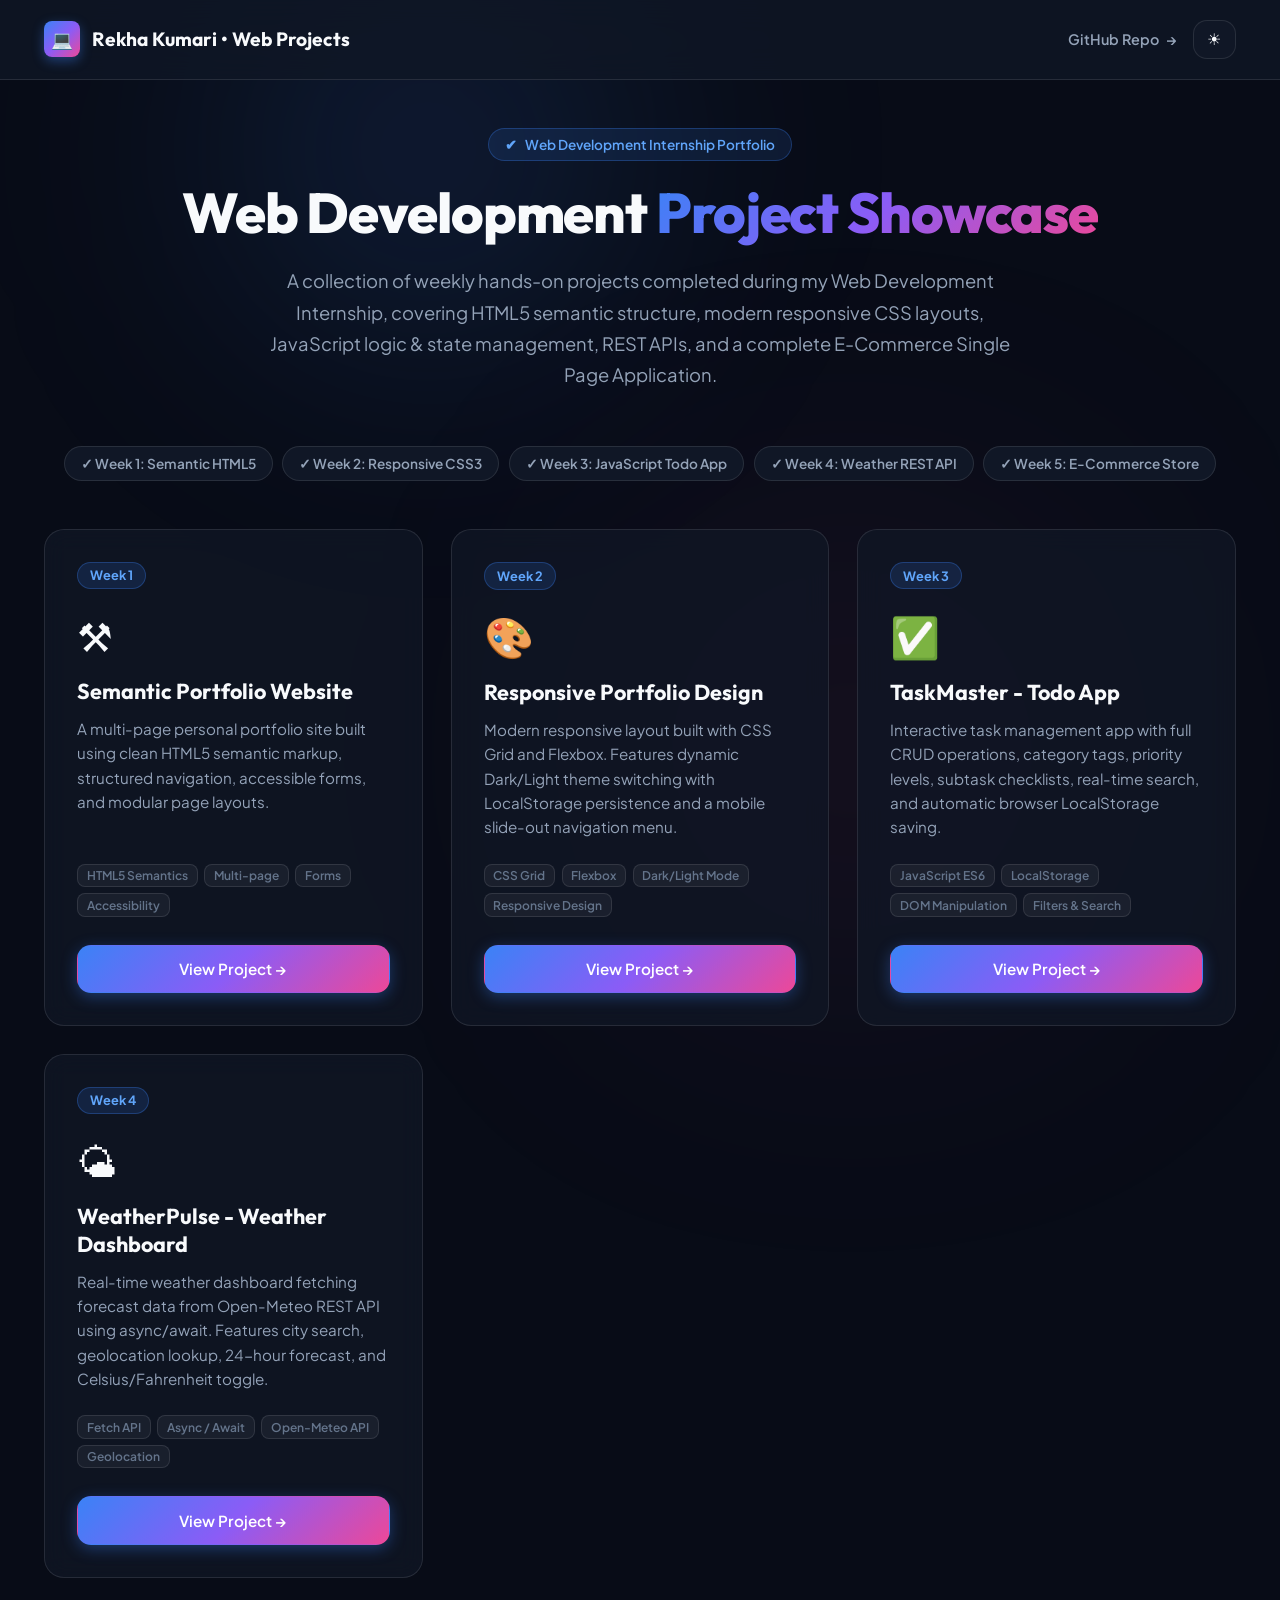
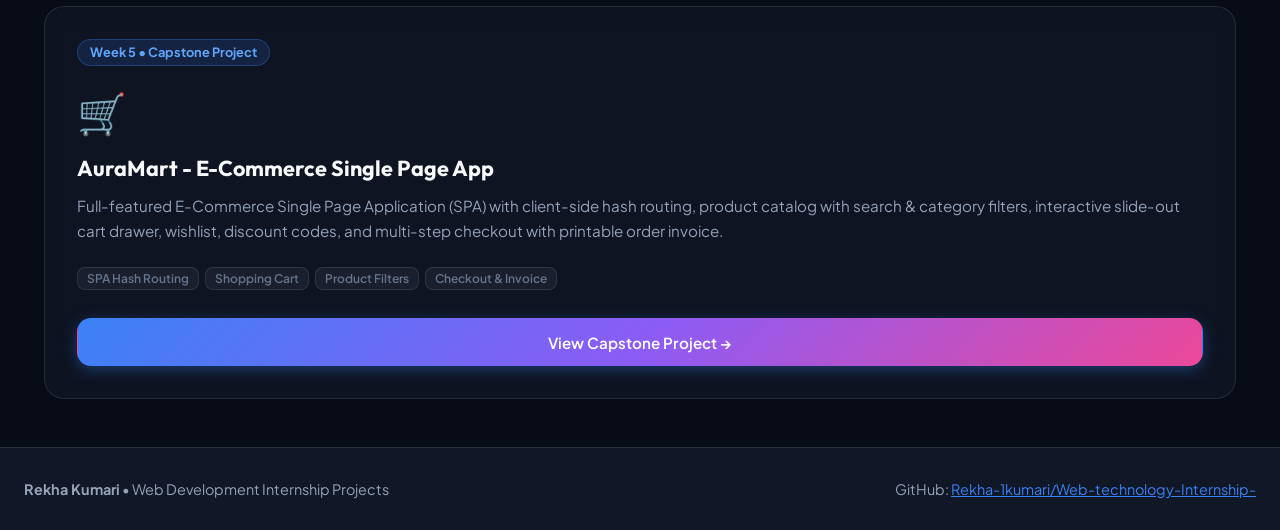
<file: index.html>
﻿<!DOCTYPE html>
<html lang="en" data-theme="dark">
<head>
  <meta charset="UTF-8">
  <meta name="viewport" content="width=device-width, initial-scale=1.0">
  <title>Web Development Projects | Rekha Kumari</title>
  <meta name="description" content="Showcase of weekly web development projects built during the internship by Rekha Kumari.">
  <link rel="preconnect" href="https://fonts.googleapis.com">
  <link rel="preconnect" href="https://fonts.gstatic.com" crossorigin>
  <link href="https://fonts.googleapis.com/css2?family=Outfit:wght@400;500;600;700;800&family=Plus+Jakarta+Sans:wght@400;500;600;700&display=swap" rel="stylesheet">
  
  <style>
    :root {
      --font-heading: 'Outfit', sans-serif;
      --font-body: 'Plus Jakarta Sans', sans-serif;

      --bg-dark: #080c17;
      --bg-surface: #101726;
      --bg-card: rgba(16, 23, 38, 0.75);
      --border-subtle: #1e293b;
      --border-glass: rgba(255, 255, 255, 0.1);

      --text-main: #f8fafc;
      --text-muted: #94a3b8;
      --text-dim: #64748b;

      --primary: #3b82f6;
      --primary-gradient: linear-gradient(135deg, #3b82f6 0%, #8b5cf6 50%, #ec4899 100%);
      --accent-emerald: #10b981;
      --accent-amber: #f59e0b;

      --radius-sm: 8px;
      --radius-md: 14px;
      --radius-lg: 20px;
      --radius-full: 9999px;

      --shadow-lg: 0 20px 40px -15px rgba(0, 0, 0, 0.6);
    }

    [data-theme="light"] {
      --bg-dark: #f8fafc;
      --bg-surface: #ffffff;
      --bg-card: rgba(255, 255, 255, 0.85);
      --border-subtle: #e2e8f0;
      --border-glass: rgba(226, 232, 240, 0.8);

      --text-main: #0f172a;
      --text-muted: #475569;
      --text-dim: #94a3b8;
    }

    *, *::before, *::after {
      box-sizing: border-box;
      margin: 0;
      padding: 0;
      transition: background-color 0.25s ease, border-color 0.25s ease, color 0.25s ease;
    }

    body {
      font-family: var(--font-body);
      background-color: var(--bg-dark);
      color: var(--text-main);
      min-height: 100vh;
      display: flex;
      flex-direction: column;
      position: relative;
      overflow-x: hidden;
    }

    body::before {
      content: '';
      position: fixed;
      top: -150px;
      left: 10%;
      width: 600px;
      height: 600px;
      background: radial-gradient(circle, rgba(59, 130, 246, 0.2) 0%, transparent 70%);
      filter: blur(120px);
      pointer-events: none;
      z-index: -1;
    }

    body::after {
      content: '';
      position: fixed;
      bottom: -150px;
      right: 10%;
      width: 600px;
      height: 600px;
      background: radial-gradient(circle, rgba(236, 72, 153, 0.15) 0%, transparent 70%);
      filter: blur(140px);
      pointer-events: none;
      z-index: -1;
    }

    .master-header {
      background: rgba(16, 23, 38, 0.8);
      backdrop-filter: blur(16px);
      border-bottom: 1px solid var(--border-glass);
      position: sticky;
      top: 0;
      z-index: 100;
    }

    .header-inner {
      max-width: 1240px;
      margin: 0 auto;
      padding: 1.25rem 1.5rem;
      display: flex;
      justify-content: space-between;
      align-items: center;
      flex-wrap: wrap;
      gap: 1rem;
    }

    .brand-wrap {
      display: flex;
      align-items: center;
      gap: 0.75rem;
      font-family: var(--font-heading);
      font-size: 1.2rem;
      font-weight: 700;
    }

    .brand-badge-logo {
      width: 36px;
      height: 36px;
      border-radius: var(--radius-sm);
      background: var(--primary-gradient);
      display: flex;
      align-items: center;
      justify-content: center;
      color: #fff;
      font-size: 1.1rem;
      box-shadow: 0 4px 12px rgba(59, 130, 246, 0.4);
    }

    .theme-btn {
      background: var(--bg-surface);
      border: 1px solid var(--border-glass);
      color: var(--text-main);
      padding: 0.55rem 0.85rem;
      border-radius: var(--radius-md);
      cursor: pointer;
      font-size: 1rem;
    }

    .container {
      max-width: 1240px;
      margin: 0 auto;
      padding: 3rem 1.5rem;
      flex: 1;
    }

    .hero-box {
      text-align: center;
      margin-bottom: 3.5rem;
    }

    .internship-tag {
      display: inline-flex;
      align-items: center;
      gap: 0.5rem;
      padding: 0.45rem 1rem;
      background: rgba(59, 130, 246, 0.12);
      border: 1px solid rgba(59, 130, 246, 0.3);
      color: #60a5fa;
      border-radius: var(--radius-full);
      font-size: 0.85rem;
      font-weight: 600;
      margin-bottom: 1.25rem;
    }

    .hero-h1 {
      font-family: var(--font-heading);
      font-size: clamp(2.2rem, 5vw, 3.5rem);
      font-weight: 800;
      line-height: 1.15;
      margin-bottom: 1.25rem;
      letter-spacing: -0.02em;
    }

    .gradient-span {
      background: var(--primary-gradient);
      -webkit-background-clip: text;
      -webkit-text-fill-color: transparent;
    }

    .hero-sub {
      color: var(--text-muted);
      font-size: 1.15rem;
      line-height: 1.7;
      max-width: 750px;
      margin: 0 auto;
    }

    .pills-bar {
      display: flex;
      justify-content: center;
      flex-wrap: wrap;
      gap: 0.6rem;
      margin-bottom: 3rem;
    }

    .pill {
      background: var(--bg-surface);
      border: 1px solid var(--border-glass);
      color: var(--text-muted);
      padding: 0.5rem 1rem;
      border-radius: var(--radius-full);
      font-size: 0.85rem;
      font-weight: 600;
    }

    .cards-grid {
      display: grid;
      grid-template-columns: repeat(auto-fit, minmax(340px, 1fr));
      gap: 1.75rem;
    }

    .milestone-card {
      background: var(--bg-card);
      backdrop-filter: blur(12px);
      border: 1px solid var(--border-glass);
      border-radius: var(--radius-lg);
      padding: 2rem;
      display: flex;
      flex-direction: column;
      transition: transform 0.25s ease, border-color 0.25s ease, box-shadow 0.25s ease;
    }

    .milestone-card:hover {
      transform: translateY(-4px);
      border-color: rgba(59, 130, 246, 0.4);
      box-shadow: var(--shadow-lg);
    }

    .card-top {
      display: flex;
      justify-content: space-between;
      align-items: center;
      margin-bottom: 1.25rem;
    }

    .week-badge {
      background: rgba(59, 130, 246, 0.15);
      border: 1px solid rgba(59, 130, 246, 0.3);
      color: #60a5fa;
      padding: 0.3rem 0.75rem;
      border-radius: var(--radius-full);
      font-size: 0.8rem;
      font-weight: 700;
    }

    .card-icon {
      font-size: 2.5rem;
      margin-bottom: 1rem;
    }

    .card-title {
      font-family: var(--font-heading);
      font-size: 1.35rem;
      margin-bottom: 0.75rem;
      line-height: 1.3;
    }

    .card-desc {
      color: var(--text-muted);
      font-size: 0.95rem;
      line-height: 1.6;
      margin-bottom: 1.5rem;
      flex: 1;
    }

    .tag-list {
      display: flex;
      flex-wrap: wrap;
      gap: 0.4rem;
      list-style: none;
      margin-bottom: 1.75rem;
    }

    .tag {
      background: rgba(255, 255, 255, 0.05);
      border: 1px solid var(--border-glass);
      color: var(--text-dim);
      font-size: 0.75rem;
      font-weight: 600;
      padding: 0.2rem 0.55rem;
      border-radius: var(--radius-sm);
    }

    .btn {
      display: inline-flex;
      align-items: center;
      justify-content: center;
      gap: 0.5rem;
      padding: 0.85rem 1.4rem;
      border-radius: var(--radius-md);
      font-size: 0.95rem;
      font-weight: 600;
      text-decoration: none;
      cursor: pointer;
      border: 1px solid transparent;
      transition: all 0.2s ease;
    }

    .btn-primary {
      background: var(--primary-gradient);
      color: #fff;
      box-shadow: 0 4px 15px rgba(59, 130, 246, 0.35);
    }

    .btn-primary:hover {
      transform: translateY(-2px);
      box-shadow: 0 8px 25px rgba(59, 130, 246, 0.5);
    }

    .master-footer {
      margin-top: auto;
      border-top: 1px solid var(--border-glass);
      padding: 2rem 1.5rem;
      background: var(--bg-surface);
    }

    .footer-content {
      max-width: 1240px;
      margin: 0 auto;
      display: flex;
      justify-content: space-between;
      align-items: center;
      flex-wrap: wrap;
      gap: 1.25rem;
      font-size: 0.9rem;
      color: var(--text-muted);
    }
  </style>
</head>
<body>

  <!-- Header -->
  <header class="master-header">
    <div class="header-inner">
      <div class="brand-wrap">
        <div class="brand-badge-logo">&#128187;</div>
        <span>Rekha Kumari &bull; Web Projects</span>
      </div>

      <div style="display: flex; gap: 1rem; align-items: center;">
        <a href="https://github.com/Rekha-1kumari/Web-technology-Internship-" target="_blank" rel="noopener noreferrer" style="color: var(--text-muted); font-size: 0.9rem; font-weight: 600; text-decoration: none; display: flex; align-items: center; gap: 0.4rem;">
          <span>GitHub Repo</span> &rarr;
        </a>
        <button class="theme-btn" id="theme-btn" title="Toggle Theme">&#9728;</button>
      </div>
    </div>
  </header>

  <!-- Main Container -->
  <main class="container">
    
    <!-- Hero Banner -->
    <section class="hero-box">
      <div class="internship-tag">
        <span>&#10004;</span> Web Development Internship Portfolio
      </div>
      <h1 class="hero-h1">
        Web Development <span class="gradient-span">Project Showcase</span>
      </h1>
      <p class="hero-sub">
        A collection of weekly hands-on projects completed during my Web Development Internship, covering HTML5 semantic structure, modern responsive CSS layouts, JavaScript logic & state management, REST APIs, and a complete E-Commerce Single Page Application.
      </p>
    </section>

    <!-- Project Pills -->
    <div class="pills-bar">
      <span class="pill">&#10003; Week 1: Semantic HTML5</span>
      <span class="pill">&#10003; Week 2: Responsive CSS3</span>
      <span class="pill">&#10003; Week 3: JavaScript Todo App</span>
      <span class="pill">&#10003; Week 4: Weather REST API</span>
      <span class="pill">&#10003; Week 5: E-Commerce Store</span>
    </div>

    <!-- Cards Grid -->
    <section class="cards-grid">
      
      <!-- Week 1 -->
      <article class="milestone-card">
        <div class="card-top">
          <span class="week-badge">Week 1</span>
        </div>
        <div class="card-icon">&#9874;</div>
        <h2 class="card-title">Semantic Portfolio Website</h2>
        <p class="card-desc">
          A multi-page personal portfolio site built using clean HTML5 semantic markup, structured navigation, accessible forms, and modular page layouts.
        </p>
        <ul class="tag-list">
          <li class="tag">HTML5 Semantics</li>
          <li class="tag">Multi-page</li>
          <li class="tag">Forms</li>
          <li class="tag">Accessibility</li>
        </ul>
        <a href="Week-01-Semantic-Portfolio/index.html" class="btn btn-primary" style="width: 100%;">
          View Project &rarr;
        </a>
      </article>

      <!-- Week 2 -->
      <article class="milestone-card">
        <div class="card-top">
          <span class="week-badge">Week 2</span>
        </div>
        <div class="card-icon">&#127912;</div>
        <h2 class="card-title">Responsive Portfolio Design</h2>
        <p class="card-desc">
          Modern responsive layout built with CSS Grid and Flexbox. Features dynamic Dark/Light theme switching with LocalStorage persistence and a mobile slide-out navigation menu.
        </p>
        <ul class="tag-list">
          <li class="tag">CSS Grid</li>
          <li class="tag">Flexbox</li>
          <li class="tag">Dark/Light Mode</li>
          <li class="tag">Responsive Design</li>
        </ul>
        <a href="Week-02-Responsive-Portfolio/index.html" class="btn btn-primary" style="width: 100%;">
          View Project &rarr;
        </a>
      </article>

      <!-- Week 3 -->
      <article class="milestone-card">
        <div class="card-top">
          <span class="week-badge">Week 3</span>
        </div>
        <div class="card-icon">&#9989;</div>
        <h2 class="card-title">TaskMaster - Todo App</h2>
        <p class="card-desc">
          Interactive task management app with full CRUD operations, category tags, priority levels, subtask checklists, real-time search, and automatic browser LocalStorage saving.
        </p>
        <ul class="tag-list">
          <li class="tag">JavaScript ES6</li>
          <li class="tag">LocalStorage</li>
          <li class="tag">DOM Manipulation</li>
          <li class="tag">Filters & Search</li>
        </ul>
        <a href="Week-03-TaskMaster-TodoApp/index.html" class="btn btn-primary" style="width: 100%;">
          View Project &rarr;
        </a>
      </article>

      <!-- Week 4 -->
      <article class="milestone-card">
        <div class="card-top">
          <span class="week-badge">Week 4</span>
        </div>
        <div class="card-icon">&#127780;</div>
        <h2 class="card-title">WeatherPulse - Weather Dashboard</h2>
        <p class="card-desc">
          Real-time weather dashboard fetching forecast data from Open-Meteo REST API using async/await. Features city search, geolocation lookup, 24-hour forecast, and Celsius/Fahrenheit toggle.
        </p>
        <ul class="tag-list">
          <li class="tag">Fetch API</li>
          <li class="tag">Async / Await</li>
          <li class="tag">Open-Meteo API</li>
          <li class="tag">Geolocation</li>
        </ul>
        <a href="Week-04-WeatherPulse-Dashboard/index.html" class="btn btn-primary" style="width: 100%;">
          View Project &rarr;
        </a>
      </article>

      <!-- Week 5 -->
      <article class="milestone-card" style="grid-column: 1 / -1;">
        <div class="card-top">
          <span class="week-badge">Week 5 &bull; Capstone Project</span>
        </div>
        <div class="card-icon">&#128722;</div>
        <h2 class="card-title">AuraMart - E-Commerce Single Page App</h2>
        <p class="card-desc">
          Full-featured E-Commerce Single Page Application (SPA) with client-side hash routing, product catalog with search & category filters, interactive slide-out cart drawer, wishlist, discount codes, and multi-step checkout with printable order invoice.
        </p>
        <ul class="tag-list">
          <li class="tag">SPA Hash Routing</li>
          <li class="tag">Shopping Cart</li>
          <li class="tag">Product Filters</li>
          <li class="tag">Checkout & Invoice</li>
        </ul>
        <a href="Week-05-AuraMart-Ecommerce-Capstone/index.html" class="btn btn-primary" style="width: 100%;">
          View Capstone Project &rarr;
        </a>
      </article>

    </section>

  </main>

  <!-- Footer -->
  <footer class="master-footer">
    <div class="footer-content">
      <div>
        <strong>Rekha Kumari</strong> &bull; Web Development Internship Projects
      </div>
      <div>
        <span>GitHub: <a href="https://github.com/Rekha-1kumari/Web-technology-Internship-" target="_blank" rel="noopener noreferrer" style="color: var(--primary);">Rekha-1kumari/Web-technology-Internship-</a></span>
      </div>
    </div>
  </footer>

  <script>
    const themeBtn = document.getElementById('theme-btn');
    themeBtn.addEventListener('click', () => {
      const current = document.documentElement.getAttribute('data-theme') || 'dark';
      const next = current === 'dark' ? 'light' : 'dark';
      document.documentElement.setAttribute('data-theme', next);
      themeBtn.innerHTML = next === 'dark' ? '&#9728;' : '&#9790;';
    });
  </script>
</body>
</html>
</file>
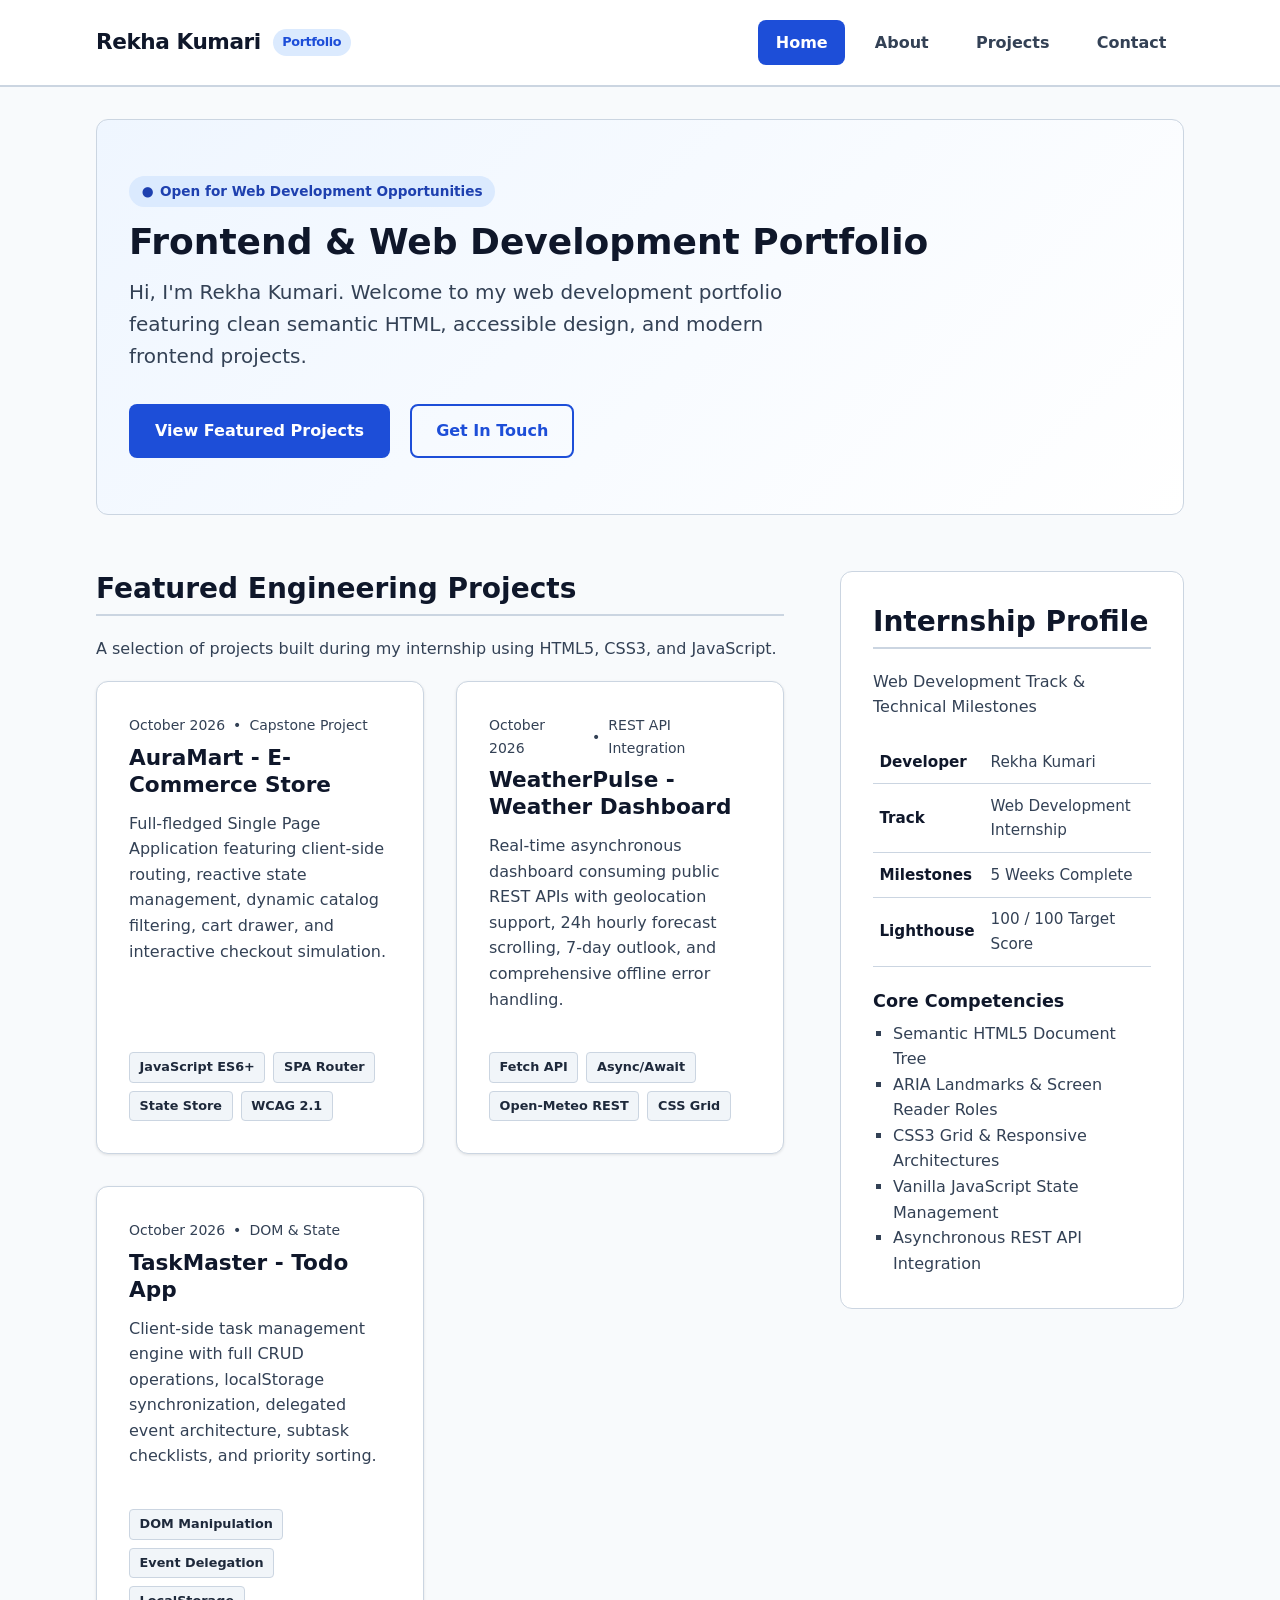
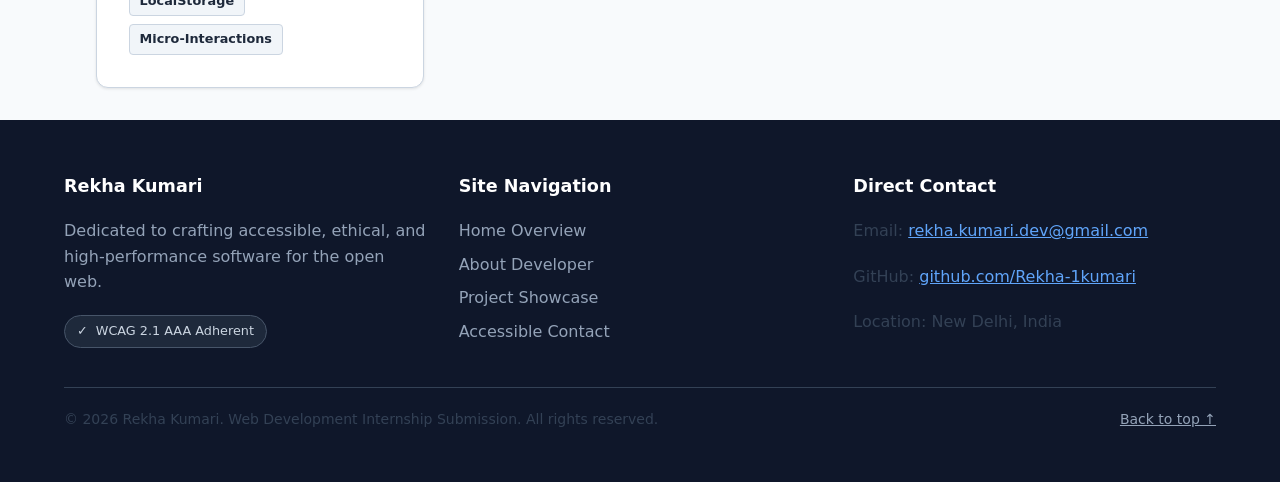
<file: Week-01-Semantic-Portfolio/index.html>
﻿<!DOCTYPE html>
<html lang="en">
<head>
  <meta charset="UTF-8">
  <meta name="viewport" content="width=device-width, initial-scale=1.0">
  <meta http-equiv="X-UA-Compatible" content="ie=edge">

  <!-- SEO Meta Tags -->
  <title>Rekha Kumari | Full-Stack Web Developer Portfolio</title>
  <meta name="description" content="Official portfolio of Rekha Kumari, Full-Stack Web Developer. Built with strict HTML5 semantic structure and WCAG 2.1 AAA accessibility standards.">
  <meta name="keywords" content="Rekha Kumari, Full-Stack Developer, Semantic HTML5, WCAG Accessibility, JavaScript, React, Web Development">
  <meta name="author" content="Rekha Kumari">
  <meta name="robots" content="index, follow">
  

  <!-- Open Graph / Facebook -->
  <meta property="og:type" content="website">
  
  <meta property="og:title" content="Rekha Kumari | Full-Stack Web Developer">
  <meta property="og:description" content="Portfolio showcasing accessible, high-performance web applications, semantic HTML5, and responsive engineering.">
  

  <!-- Twitter Meta -->
  <meta name="twitter:card" content="summary_large_image">
  <meta name="twitter:title" content="Rekha Kumari | Full-Stack Web Developer">
  <meta name="twitter:description" content="Portfolio showcasing accessible, high-performance web applications and semantic HTML5 architecture.">

  

  <link rel="stylesheet" href="css/styles.css">
</head>
<body>

  <!-- Screen Reader Skip Navigation -->
  <a href="#main-content" class="skip-link">Skip to main content</a>

  <!-- Semantic Site Header & Accessible Navigation -->
  <header class="site-header" role="banner">
    <div class="header-container">
      <a href="index.html" class="brand-link" aria-label="Rekha Kumari Portfolio Homepage">
        <span>Rekha Kumari</span>
        <span class="brand-badge">Portfolio</span>
      </a>

      <nav class="main-navigation" role="navigation" aria-label="Primary Site Navigation">
        <ul>
          <li><a href="index.html" class="nav-link" aria-current="page">Home</a></li>
          <li><a href="about.html" class="nav-link">About</a></li>
          <li><a href="projects.html" class="nav-link">Projects</a></li>
          <li><a href="contact.html" class="nav-link">Contact</a></li>
        </ul>
      </nav>
    </div>
  </header>

  <!-- Semantic Main Region -->
  <main id="main-content" class="container" role="main">

    <!-- Hero Section -->
    <section class="hero-banner" aria-labelledby="hero-title">
      <span class="hero-pill">
        <span aria-hidden="true">&#9679;</span> Open for Web Development Opportunities
      </span>
      <h1 id="hero-title">Frontend & Web Development Portfolio</h1>
      <p class="hero-lead">
        Hi, I'm Rekha Kumari. Welcome to my web development portfolio featuring clean semantic HTML, accessible design, and modern frontend projects.
      </p>
      <div class="cta-group">
        <a href="projects.html" class="btn btn-primary">View Featured Projects</a>
        <a href="contact.html" class="btn btn-outline">Get In Touch</a>
      </div>
    </section>

    <!-- Two-Column Semantic Layout -->
    <div class="content-grid layout-two-column">
      
      <!-- Primary Section -->
      <section aria-labelledby="featured-work-heading">
        <h2 id="featured-work-heading">Featured Engineering Projects</h2>
        <p>A selection of projects built during my internship using HTML5, CSS3, and JavaScript.</p>

        <div class="cards-grid">
          
          <!-- Semantic Article 1 -->
          <article class="semantic-card" aria-labelledby="proj-1-title">
            <header>
              <div class="card-meta">
                <time datetime="2026-10">October 2026</time> &bull; <span>Capstone Project</span>
              </div>
              <h3 id="proj-1-title">AuraMart - E-Commerce Store</h3>
            </header>
            <p>
              Full-fledged Single Page Application featuring client-side routing, reactive state management, dynamic catalog filtering, cart drawer, and interactive checkout simulation.
            </p>
            <ul class="tag-list" role="list" aria-label="Technologies used in AuraMart">
              <li class="tag-item">JavaScript ES6+</li>
              <li class="tag-item">SPA Router</li>
              <li class="tag-item">State Store</li>
              <li class="tag-item">WCAG 2.1</li>
            </ul>
          </article>

          <!-- Semantic Article 2 -->
          <article class="semantic-card" aria-labelledby="proj-2-title">
            <header>
              <div class="card-meta">
                <time datetime="2026-10">October 2026</time> &bull; <span>REST API Integration</span>
              </div>
              <h3 id="proj-2-title">WeatherPulse - Weather Dashboard</h3>
            </header>
            <p>
              Real-time asynchronous dashboard consuming public REST APIs with geolocation support, 24h hourly forecast scrolling, 7-day outlook, and comprehensive offline error handling.
            </p>
            <ul class="tag-list" role="list" aria-label="Technologies used in WeatherPulse">
              <li class="tag-item">Fetch API</li>
              <li class="tag-item">Async/Await</li>
              <li class="tag-item">Open-Meteo REST</li>
              <li class="tag-item">CSS Grid</li>
            </ul>
          </article>

          <!-- Semantic Article 3 -->
          <article class="semantic-card" aria-labelledby="proj-3-title">
            <header>
              <div class="card-meta">
                <time datetime="2026-10">October 2026</time> &bull; <span>DOM & State</span>
              </div>
              <h3 id="proj-3-title">TaskMaster - Todo App</h3>
            </header>
            <p>
              Client-side task management engine with full CRUD operations, localStorage synchronization, delegated event architecture, subtask checklists, and priority sorting.
            </p>
            <ul class="tag-list" role="list" aria-label="Technologies used in TaskMaster">
              <li class="tag-item">DOM Manipulation</li>
              <li class="tag-item">Event Delegation</li>
              <li class="tag-item">LocalStorage</li>
              <li class="tag-item">Micro-Interactions</li>
            </ul>
          </article>

        </div>
      </section>

      <!-- Semantic Aside / Sidebar -->
      <aside class="sidebar-box" aria-labelledby="sidebar-heading">
        <h2 id="sidebar-heading">Internship Profile</h2>
        <p>Web Development Track & Technical Milestones</p>

        <table class="meta-table">
          <caption class="sr-only" style="position: absolute; left: -9999px;">Internship Profile Details</caption>
          <tbody>
            <tr>
              <th scope="row">Developer</th>
              <td>Rekha Kumari</td>
            </tr>
            <tr>
              <th scope="row">Track</th>
              <td>Web Development Internship</td>
            </tr>
            <tr>
              <th scope="row">Milestones</th>
              <td>5 Weeks Complete</td>
            </tr>
            
            <tr>
              <th scope="row">Lighthouse</th>
              <td>100 / 100 Target Score</td>
            </tr>
          </tbody>
        </table>

        <div style="margin-top: 1.5rem;">
          <h3 style="font-size: 1.1rem; margin-bottom: 0.5rem;">Core Competencies</h3>
          <ul style="list-style: square; padding-left: 1.25rem; color: var(--color-text-muted);">
            <li>Semantic HTML5 Document Tree</li>
            <li>ARIA Landmarks & Screen Reader Roles</li>
            <li>CSS3 Grid & Responsive Architectures</li>
            <li>Vanilla JavaScript State Management</li>
            <li>Asynchronous REST API Integration</li>
          </ul>
        </div>
      </aside>

    </div>

  </main>

  <!-- Semantic Site Footer -->
  <footer class="site-footer" role="contentinfo">
    <div class="footer-content">
      <div class="footer-col">
        <h3>Rekha Kumari</h3>
        <p style="color: #94a3b8;">
          Dedicated to crafting accessible, ethical, and high-performance software for the open web.
        </p>
        <span class="badge-a11y">
          <span aria-hidden="true">&#10003;</span> WCAG 2.1 AAA Adherent
        </span>
      </div>

      <div class="footer-col">
        <h3>Site Navigation</h3>
        <ul class="footer-links" role="list">
          <li><a href="index.html">Home Overview</a></li>
          <li><a href="about.html">About Developer</a></li>
          <li><a href="projects.html">Project Showcase</a></li>
          <li><a href="contact.html">Accessible Contact</a></li>
        </ul>
      </div>

      <div class="footer-col">
        <h3>Direct Contact</h3>
        <address style="font-style: normal; color: #94a3b8; line-height: 1.6;">
          <p>Email: <a href="mailto:rekha.kumari.dev@gmail.com" style="color: #60a5fa;">rekha.kumari.dev@gmail.com</a></p>
          <p>GitHub: <a href="https://github.com/Rekha-1kumari/Web-technology-Internship-" target="_blank" rel="noopener noreferrer" style="color: #60a5fa;">github.com/Rekha-1kumari</a></p>
          <p>Location: New Delhi, India</p>
        </address>
      </div>
    </div>

    <div class="footer-bottom">
      <p>&copy; 2026 Rekha Kumari. Web Development Internship Submission. All rights reserved.</p>
      <p><a href="#main-content" style="color: #94a3b8;">Back to top &uarr;</a></p>
    </div>
  </footer>

</body>
</html>
</file>
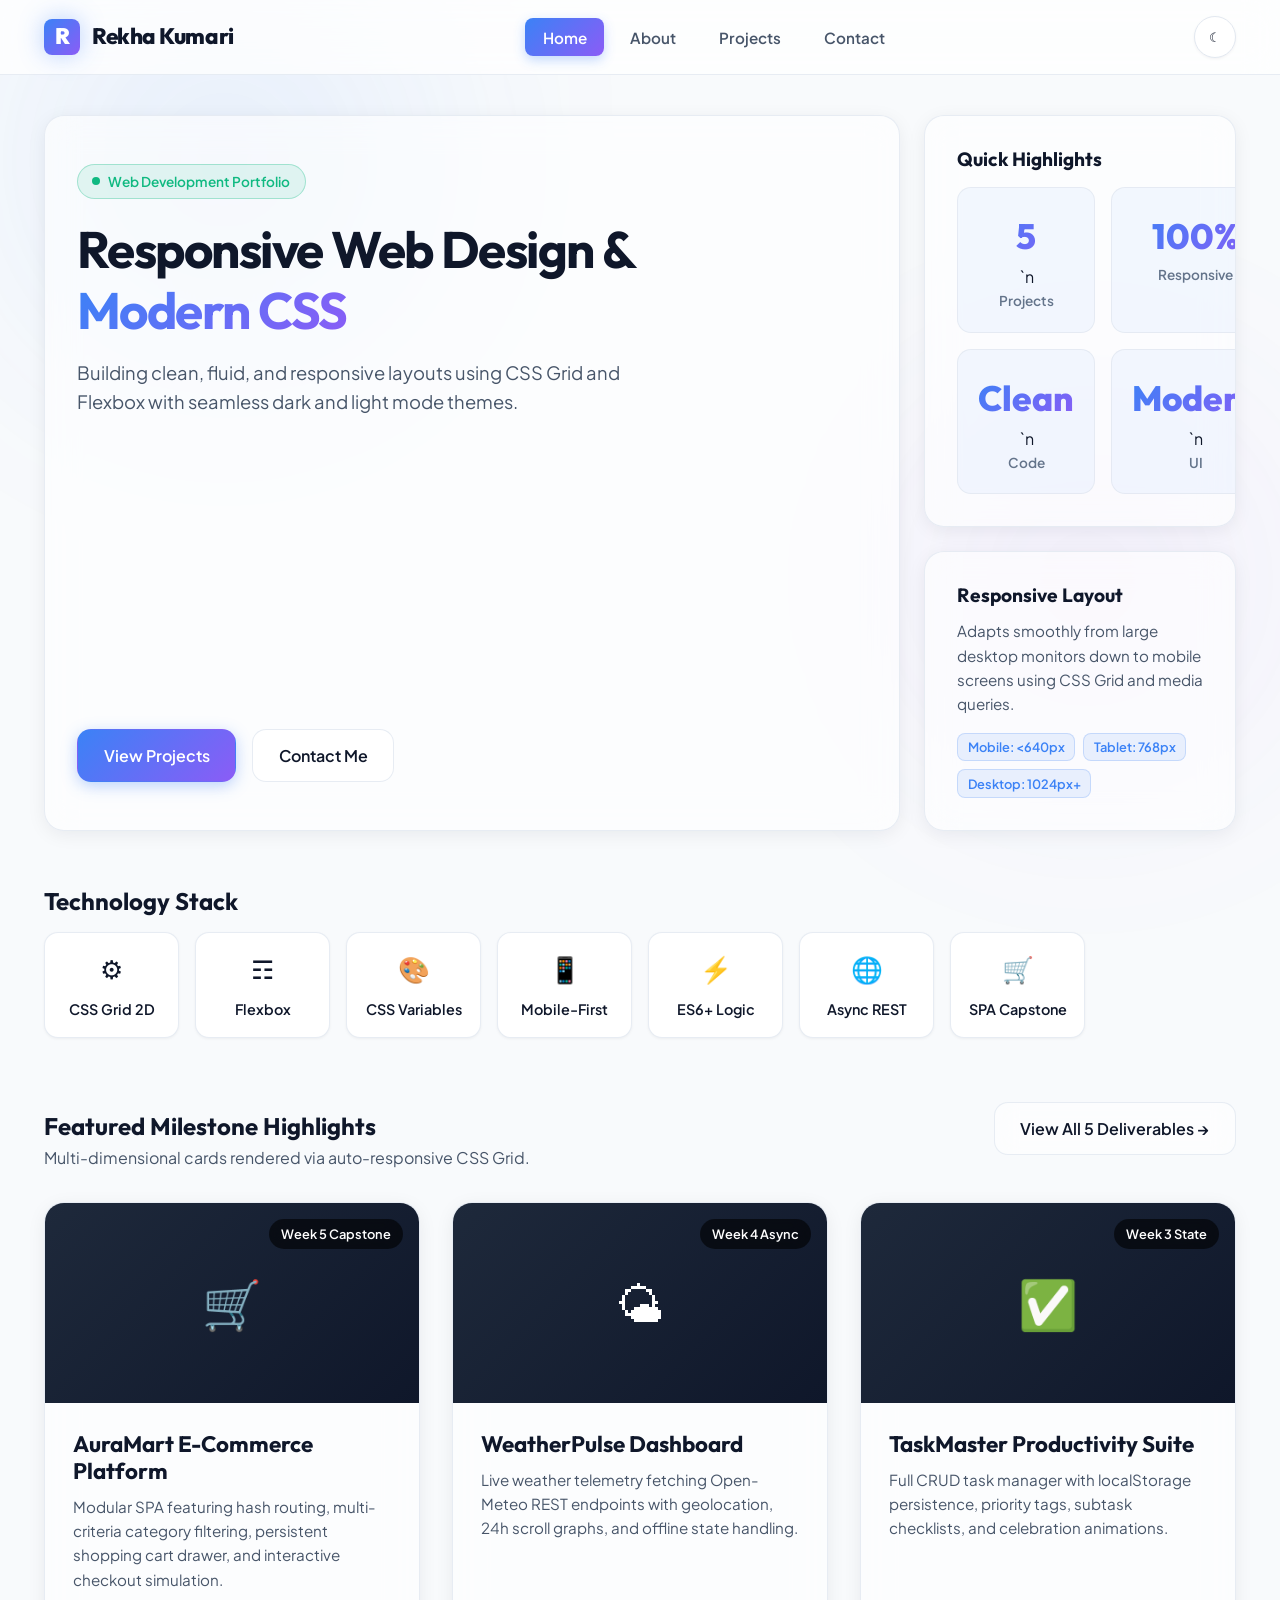
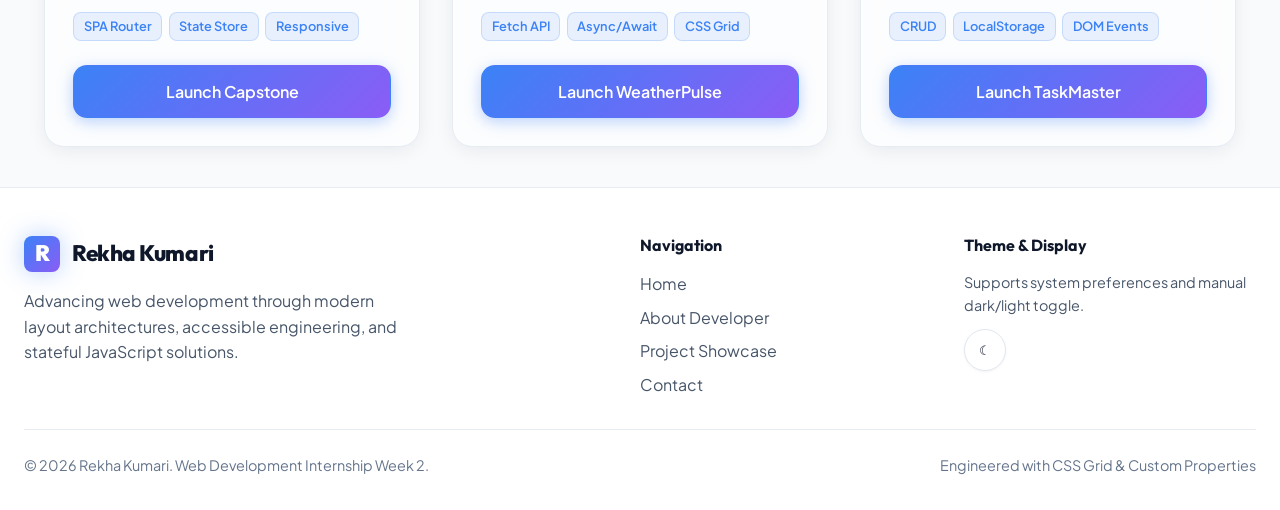
<file: Week-02-Responsive-Portfolio/index.html>
﻿<!DOCTYPE html>
<html lang="en" data-theme="light">
<head>
  <meta charset="UTF-8">
  <meta name="viewport" content="width=device-width, initial-scale=1.0">
  <title>Rekha Kumari | Advanced Responsive Portfolio</title>
  <meta name="description" content="Next-generation responsive portfolio showcasing CSS Grid 2D architectures, dynamic theme switching, and glassmorphic micro-interactions.">
  <link rel="stylesheet" href="css/style.css">
</head>
<body>

  <!-- Sticky Glassmorphic Navbar -->
  <header class="header-sticky">
    <div class="nav-container">
      <a href="index.html" class="brand-wrapper">
        <div class="brand-logo-icon">R</div>
        <span>Rekha Kumari</span>
      </a>

      <!-- Desktop Navigation Links (Flexbox) -->
      <ul class="nav-links-desktop">
        <li><a href="index.html" class="nav-item-link active">Home</a></li>
        <li><a href="about.html" class="nav-item-link">About</a></li>
        <li><a href="projects.html" class="nav-item-link">Projects</a></li>
        <li><a href="contact.html" class="nav-item-link">Contact</a></li>
      </ul>

      <div class="nav-actions">
        <!-- Dynamic Dark/Light Theme Switcher -->
        <button class="theme-toggle-btn" aria-label="Toggle Color Theme">
          <span aria-hidden="true">&#9790;</span>
        </button>

        <!-- Mobile Hamburger Trigger -->
        <button class="hamburger-btn" aria-label="Open mobile menu">
          <span class="hamburger-line"></span>
          <span class="hamburger-line"></span>
          <span class="hamburger-line"></span>
        </button>
      </div>
    </div>
  </header>

  <!-- Mobile Drawer Menu -->
  <div class="drawer-overlay"></div>
  <aside class="mobile-drawer" aria-label="Mobile Navigation Drawer">
    <div style="display: flex; justify-content: space-between; align-items: center;">
      <span class="brand-wrapper"><span class="brand-logo-icon">R</span> Rekha</span>
      <button class="drawer-close-btn" style="background: none; border: none; font-size: 1.8rem; cursor: pointer; color: var(--text-main);">&times;</button>
    </div>
    <ul class="drawer-links">
      <li><a href="index.html">Home</a></li>
      <li><a href="about.html">About</a></li>
      <li><a href="projects.html">Projects</a></li>
      <li><a href="contact.html">Contact</a></li>
    </ul>
  </aside>

  <!-- Main Content Area -->
  <main class="main-wrapper">
    
    
    <section class="bento-hero-grid">
      
      
      <div class="bento-tile bento-tile-main">
        <div>
          <div class="status-badge">
            <span class="status-dot"></span> Web Development Portfolio
          </div>
          <h1 class="bento-title">
            Responsive Web Design & <span class="gradient-text">Modern CSS</span>
          </h1>
          <p class="bento-desc">
            Building clean, fluid, and responsive layouts using CSS Grid and Flexbox with seamless dark and light mode themes.
          </p>
        </div>
        <div style="display: flex; gap: 1rem; flex-wrap: wrap;">
          <a href="projects.html" class="btn btn-primary">View Projects</a>
          <a href="contact.html" class="btn btn-glass">Contact Me</a>
        </div>
      </div>

      
      <div class="bento-tile">
        <h3 style="font-size: 1.2rem; margin-bottom: 1rem;">Quick Highlights</h3>
        <div class="stats-grid">
          <div class="stat-box">
            <div class="stat-number">5</div>`n            <div class="stat-label">Projects</div>
          </div>
          <div class="stat-box">
            <div class="stat-number">100%</div>
            <div class="stat-label">Responsive</div>
          </div>
          <div class="stat-box">
            <div class="stat-number">Clean</div>`n            <div class="stat-label">Code</div>
          </div>
          <div class="stat-box">
            <div class="stat-number">Modern</div>`n            <div class="stat-label">UI</div>
          </div>
        </div>
      </div>

      
      <div class="bento-tile">
        <h3 style="font-size: 1.2rem; margin-bottom: 0.75rem;">Responsive Layout</h3>
        <p style="color: var(--text-muted); font-size: 0.95rem; margin-bottom: 1rem;">
          Adapts smoothly from large desktop monitors down to mobile screens using CSS Grid and media queries.
        </p>
        <div style="display: flex; gap: 0.5rem; flex-wrap: wrap;">
          <span class="tag">Mobile: &lt;640px</span>
          <span class="tag">Tablet: 768px</span>
          <span class="tag">Desktop: 1024px+</span>
        </div>
      </div>

    </section>

    <!-- Interactive Skills Matrix Grid -->
    <section style="margin-bottom: 3.5rem;">
      <div style="display: flex; justify-content: space-between; align-items: baseline; flex-wrap: wrap; margin-bottom: 1rem;">
        <h2>Technology Stack</h2>
        
      </div>

      <div class="skills-interactive-grid">
        <div class="skill-chip">
          <span class="skill-icon">&#9881;</span>
          <span class="skill-name">CSS Grid 2D</span>
        </div>
        <div class="skill-chip">
          <span class="skill-icon">&#9782;</span>
          <span class="skill-name">Flexbox</span>
        </div>
        <div class="skill-chip">
          <span class="skill-icon">&#127912;</span>
          <span class="skill-name">CSS Variables</span>
        </div>
        <div class="skill-chip">
          <span class="skill-icon">&#128241;</span>
          <span class="skill-name">Mobile-First</span>
        </div>
        <div class="skill-chip">
          <span class="skill-icon">&#9889;</span>
          <span class="skill-name">ES6+ Logic</span>
        </div>
        <div class="skill-chip">
          <span class="skill-icon">&#127760;</span>
          <span class="skill-name">Async REST</span>
        </div>
        <div class="skill-chip">
          <span class="skill-icon">&#128722;</span>
          <span class="skill-name">SPA Capstone</span>
        </div>
      </div>
    </section>

    <!-- Featured Projects Grid -->
    <section>
      <div style="display: flex; justify-content: space-between; align-items: baseline; flex-wrap: wrap; margin-bottom: 1.5rem;">
        <div>
          <h2>Featured Milestone Highlights</h2>
          <p style="color: var(--text-muted); margin-top: 0.25rem;">Multi-dimensional cards rendered via auto-responsive CSS Grid.</p>
        </div>
        <a href="projects.html" class="btn btn-glass" style="margin-top: 0.5rem;">View All 5 Deliverables &rarr;</a>
      </div>

      <div class="projects-responsive-grid">
        
        <article class="project-card">
          <div class="card-preview-media">
            <span class="preview-badge">Week 5 Capstone</span>
            <div style="font-size: 3rem;">&#128722;</div>
          </div>
          <div class="card-body">
            <h3 class="card-title">AuraMart E-Commerce Platform</h3>
            <p class="card-text">
              Modular SPA featuring hash routing, multi-criteria category filtering, persistent shopping cart drawer, and interactive checkout simulation.
            </p>
            <ul class="card-tags">
              <li class="tag">SPA Router</li>
              <li class="tag">State Store</li>
              <li class="tag">Responsive</li>
            </ul>
            <a href="../Week-05-AuraMart-Ecommerce-Capstone/index.html" class="btn btn-primary" style="width: 100%;">Launch Capstone</a>
          </div>
        </article>

        <article class="project-card">
          <div class="card-preview-media">
            <span class="preview-badge">Week 4 Async</span>
            <div style="font-size: 3rem;">&#127780;</div>
          </div>
          <div class="card-body">
            <h3 class="card-title">WeatherPulse Dashboard</h3>
            <p class="card-text">
              Live weather telemetry fetching Open-Meteo REST endpoints with geolocation, 24h scroll graphs, and offline state handling.
            </p>
            <ul class="card-tags">
              <li class="tag">Fetch API</li>
              <li class="tag">Async/Await</li>
              <li class="tag">CSS Grid</li>
            </ul>
            <a href="../Week-04-WeatherPulse-Dashboard/index.html" class="btn btn-primary" style="width: 100%;">Launch WeatherPulse</a>
          </div>
        </article>

        <article class="project-card">
          <div class="card-preview-media">
            <span class="preview-badge">Week 3 State</span>
            <div style="font-size: 3rem;">&#9989;</div>
          </div>
          <div class="card-body">
            <h3 class="card-title">TaskMaster Productivity Suite</h3>
            <p class="card-text">
              Full CRUD task manager with localStorage persistence, priority tags, subtask checklists, and celebration animations.
            </p>
            <ul class="card-tags">
              <li class="tag">CRUD</li>
              <li class="tag">LocalStorage</li>
              <li class="tag">DOM Events</li>
            </ul>
            <a href="../Week-03-TaskMaster-TodoApp/index.html" class="btn btn-primary" style="width: 100%;">Launch TaskMaster</a>
          </div>
        </article>

      </div>
    </section>

  </main>

  <!-- Responsive Footer -->
  <footer class="footer-responsive">
    <div class="footer-grid">
      <div>
        <div class="brand-wrapper" style="margin-bottom: 1rem;">
          <div class="brand-logo-icon">R</div>
          <span>Rekha Kumari</span>
        </div>
        <p style="color: var(--text-muted); max-width: 380px;">
          Advancing web development through modern layout architectures, accessible engineering, and stateful JavaScript solutions.
        </p>
      </div>

      <div>
        <h4 style="margin-bottom: 1rem;">Navigation</h4>
        <ul style="list-style: none; display: flex; flex-direction: column; gap: 0.5rem; color: var(--text-muted);">
          <li><a href="index.html">Home</a></li>
          <li><a href="about.html">About Developer</a></li>
          <li><a href="projects.html">Project Showcase</a></li>
          <li><a href="contact.html">Contact</a></li>
        </ul>
      </div>

      <div>
        <h4 style="margin-bottom: 1rem;">Theme & Display</h4>
        <p style="color: var(--text-muted); font-size: 0.9rem; margin-bottom: 0.75rem;">
          Supports system preferences and manual dark/light toggle.
        </p>
        <button class="theme-toggle-btn" aria-label="Toggle Color Theme">
          <span aria-hidden="true">&#9790;</span>
        </button>
      </div>
    </div>

    <div class="footer-bottom-bar">
      <span>&copy; 2026 Rekha Kumari. Web Development Internship Week 2.</span>
      <span>Engineered with CSS Grid & Custom Properties</span>
    </div>
  </footer>

  <script src="js/main.js"></script>
</body>
</html>
</file>
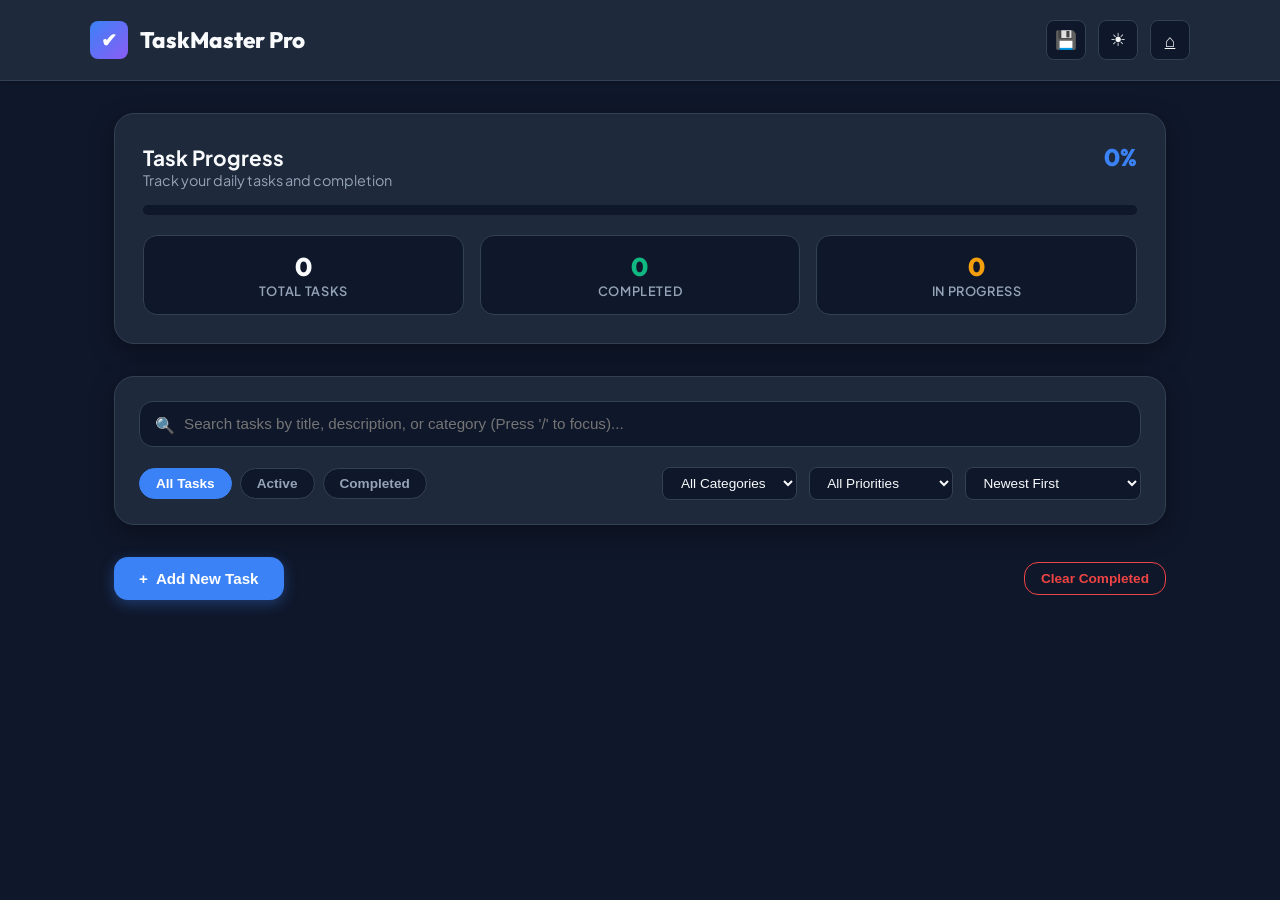
<file: Week-03-TaskMaster-TodoApp/index.html>
﻿<!DOCTYPE html>
<html lang="en" data-theme="dark">
<head>
  <meta charset="UTF-8">
  <meta name="viewport" content="width=device-width, initial-scale=1.0">
  <title>TaskMaster Pro | State-Driven Task Management</title>
  <meta name="description" content="Stateful client-side task engine with full CRUD operations, localStorage persistence, category filters, and progress metrics.">
  <link rel="stylesheet" href="css/styles.css">
</head>
<body>

  <!-- Top App Navigation -->
  <header class="app-header">
    <div class="header-inner">
      <div class="app-brand">
        <div class="brand-icon">&#10004;</div>
        <span>TaskMaster Pro</span>
      </div>

      <div class="header-actions">
        <button class="btn-icon" id="export-tasks-btn" title="Export Tasks Backup as JSON">
          &#128190;
        </button>
        <button class="btn-icon" id="theme-toggle-btn" title="Toggle Light/Dark Theme">
          &#9728;
        </button>
        <a href="../index.html" class="btn-icon" title="Return to Internship Hub">
          &#8962;
        </a>
      </div>
    </div>
  </header>

  <!-- Main Container -->
  <main class="app-main">
    
    <!-- Real-Time Metrics & Progress -->
    <section class="metrics-card">
      <div class="metrics-header">
        <div>
          <h2 style="font-size: 1.3rem;">Task Progress</h2>
          <p style="color: var(--text-muted); font-size: 0.9rem;">Track your daily tasks and completion</p>
        </div>
        <div style="font-size: 1.5rem; font-weight: 800; font-family: var(--font-heading); color: var(--primary);" id="completion-rate">
          0%
        </div>
      </div>

      <div class="progress-track" aria-label="Task completion progress">
        <div class="progress-fill" id="progress-fill"></div>
      </div>

      <div class="stats-row">
        <div class="stat-item">
          <div class="stat-val" id="total-tasks-count">0</div>
          <div class="stat-lbl">Total Tasks</div>
        </div>
        <div class="stat-item">
          <div class="stat-val" style="color: #10b981;" id="completed-tasks-count">0</div>
          <div class="stat-lbl">Completed</div>
        </div>
        <div class="stat-item">
          <div class="stat-val" style="color: #f59e0b;" id="pending-tasks-count">0</div>
          <div class="stat-lbl">In Progress</div>
        </div>
      </div>
    </section>

    <!-- Controls: Search & Multi-Level Filters -->
    <section class="controls-card">
      <div class="search-input-wrap">
        <span class="search-icon">&#128269;</span>
        <input type="text" id="search-input" placeholder="Search tasks by title, description, or category (Press '/' to focus)...">
      </div>

      <div class="filters-row">
        <!-- Status Tabs -->
        <div class="filter-pills">
          <button class="pill-btn active" data-filter="all">All Tasks</button>
          <button class="pill-btn" data-filter="active">Active</button>
          <button class="pill-btn" data-filter="completed">Completed</button>
        </div>

        <!-- Dropdowns -->
        <div class="filter-selects">
          <select class="select-ctrl" id="category-filter" aria-label="Filter by category">
            <option value="all">All Categories</option>
            <option value="Work">Work</option>
            <option value="Study">Study</option>
            <option value="Personal">Personal</option>
          </select>

          <select class="select-ctrl" id="priority-filter" aria-label="Filter by priority">
            <option value="all">All Priorities</option>
            <option value="High">High Priority</option>
            <option value="Medium">Medium Priority</option>
            <option value="Low">Low Priority</option>
          </select>

          <select class="select-ctrl" id="sort-filter" aria-label="Sort tasks">
            <option value="created-desc">Newest First</option>
            <option value="due-asc">Due Date (Earliest)</option>
            <option value="priority-desc">Priority (High to Low)</option>
            <option value="alpha-asc">Alphabetical (A-Z)</option>
          </select>
        </div>
      </div>
    </section>

    <!-- Action Bar -->
    <div class="action-bar">
      <button class="btn btn-primary" id="open-modal-btn">
        <span>+</span> Add New Task
      </button>

      <button class="btn btn-danger-outline" id="clear-completed-btn">
        Clear Completed
      </button>
    </div>

    <!-- Task List (Delegated Container) -->
    <section class="task-list" id="task-list"></section>

    <!-- Empty State -->
    <div class="empty-state" id="empty-state" style="display: none;">
      <div class="empty-state-icon">&#128221;</div>
      <h3>No tasks match your criteria</h3>
      <p style="color: var(--text-muted); margin-top: 0.5rem;">Try adjusting your filters or click "+ Add New Task" to create one.</p>
    </div>

  </main>

  <!-- Create / Edit Task Modal -->
  <div class="modal-overlay" id="task-modal" role="dialog" aria-modal="true" aria-labelledby="modal-title">
    <div class="modal-card">
      <div class="modal-header">
        <h3 id="modal-title">Create New Task</h3>
        <button id="close-modal-btn" style="background: none; border: none; color: var(--text-muted); font-size: 1.5rem; cursor: pointer;">&times;</button>
      </div>

      <form id="task-form">
        <div class="form-group">
          <label for="form-task-title">Task Title *</label>
          <input type="text" id="form-task-title" required placeholder="e.g. Implement REST API endpoints">
        </div>

        <div class="form-group">
          <label for="form-task-desc">Description</label>
          <textarea id="form-task-desc" rows="3" placeholder="Provide extra context, steps or notes..."></textarea>
        </div>

        <div class="form-grid-2">
          <div class="form-group">
            <label for="form-task-category">Category</label>
            <select id="form-task-category">
              <option value="Work">Work</option>
              <option value="Study">Study</option>
              <option value="Personal">Personal</option>
            </select>
          </div>

          <div class="form-group">
            <label for="form-task-priority">Priority</label>
            <select id="form-task-priority">
              <option value="High">High</option>
              <option value="Medium" selected>Medium</option>
              <option value="Low">Low</option>
            </select>
          </div>
        </div>

        <div class="form-group">
          <label for="form-task-date">Due Date</label>
          <input type="date" id="form-task-date">
        </div>

        <div class="form-group">
          <label for="form-task-subtasks">Subtask Checklist (One per line)</label>
          <textarea id="form-task-subtasks" rows="3" placeholder="Step 1&#10;Step 2&#10;Step 3"></textarea>
        </div>

        <div style="display: flex; justify-content: flex-end; gap: 0.75rem; margin-top: 1.5rem;">
          <button type="button" class="btn" id="cancel-modal-btn" style="background: var(--bg-input); border: 1px solid var(--border-color); color: var(--text-main);">
            Cancel
          </button>
          <button type="submit" class="btn btn-primary">
            Save Task
          </button>
        </div>
      </form>
    </div>
  </div>

  <!-- Toast Notification -->
  <div class="toast-notice" id="toast-notice"></div>

  <script src="js/app.js"></script>
</body>
</html>
</file>
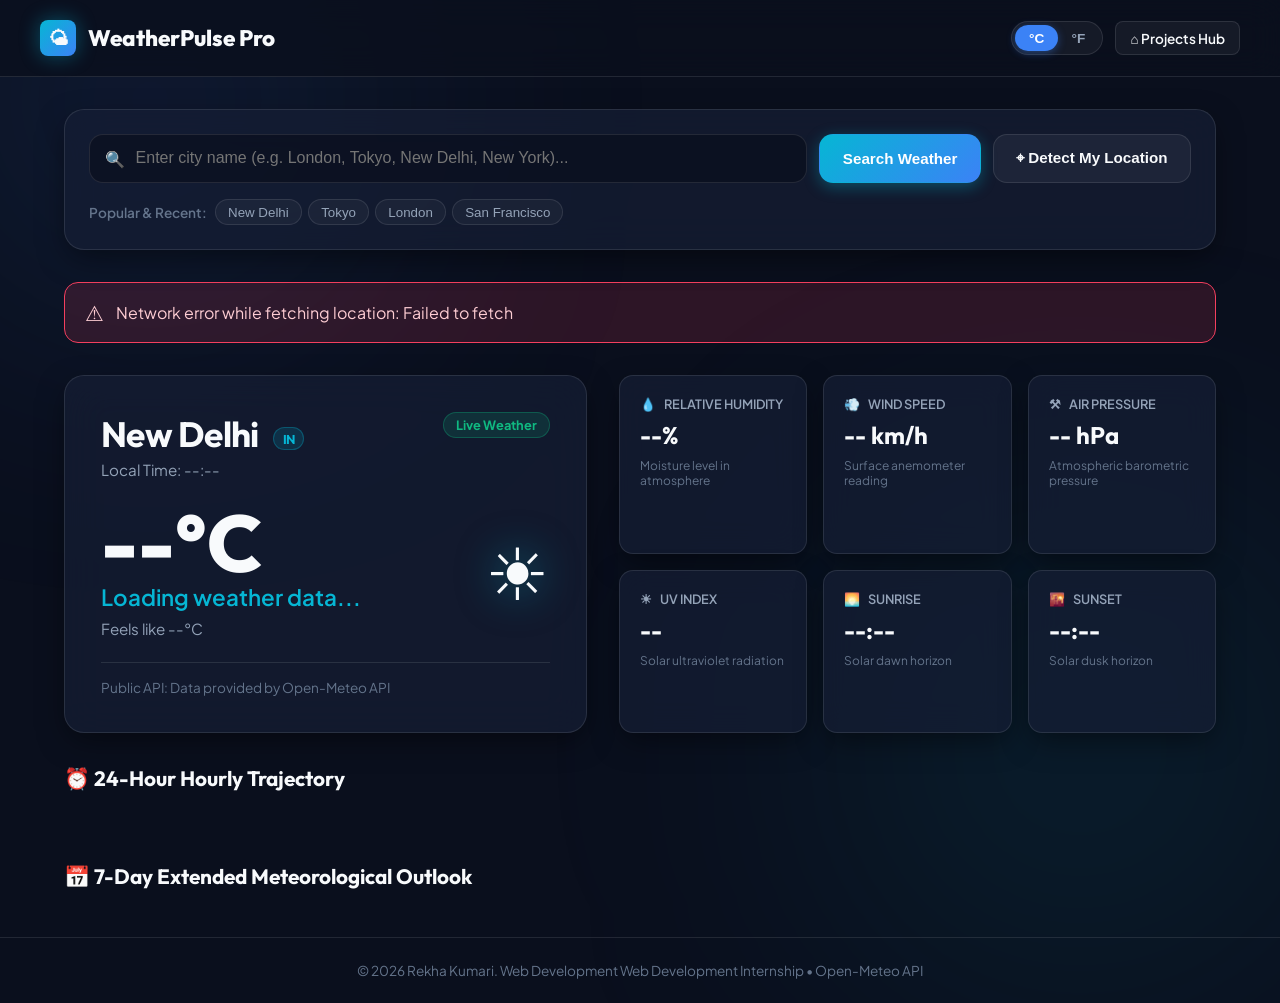
<file: Week-04-WeatherPulse-Dashboard/index.html>
﻿<!DOCTYPE html>
<html lang="en">
<head>
  <meta charset="UTF-8">
  <meta name="viewport" content="width=device-width, initial-scale=1.0">
  <title>WeatherPulse | Live Weather Dashboard</title>
  <meta name="description" content="Live weather dashboard powered by Open-Meteo REST API with search, geolocation, and 7-day forecast.">
  <link rel="stylesheet" href="css/styles.css">
</head>
<body>

  <!-- Ambient Dynamic Weather Glows -->
  <div class="ambient-glow glow-top-left"></div>
  <div class="ambient-glow glow-bottom-right"></div>

  <!-- Header -->
  <header class="dashboard-header">
    <div class="header-container">
      <div class="brand-wrap">
        <div class="brand-icon">&#127780;</div>
        <span>WeatherPulse Pro</span>
      </div>

      <div class="header-controls">
        <!-- Celsius / Fahrenheit Unit Switcher -->
        <div class="unit-switch-group">
          <button class="unit-btn active" id="unit-c-btn">°C</button>
          <button class="unit-btn" id="unit-f-btn">°F</button>
        </div>

        <a href="../index.html" class="nav-back-link">
          &#8962; Projects Hub
        </a>
      </div>
    </div>
  </header>

  <!-- Main Container -->
  <main class="dashboard-main">
    
    <!-- Search & Location Action Card -->
    <section class="search-card">
      <form class="search-form" id="search-form">
        <div class="search-field-wrap">
          <span class="search-icon">&#128269;</span>
          <input type="text" id="search-input" class="search-input" placeholder="Enter city name (e.g. London, Tokyo, New Delhi, New York)...">
        </div>
        <button type="submit" class="btn btn-primary">
          Search Weather
        </button>
        <button type="button" class="btn btn-glass" id="locate-btn">
          &#8982; Detect My Location
        </button>
      </form>

      <!-- Quick Recent Cities -->
      <div class="quick-cities-row">
        <span style="color: var(--text-dim); font-weight: 600;">Popular & Recent:</span>
        <div id="recent-chips" style="display: flex; gap: 0.4rem; flex-wrap: wrap;"></div>
      </div>
    </section>

    <!-- Error Banner -->
    <div class="error-banner" id="error-banner">
      <span style="font-size: 1.3rem;">&#9888;</span>
      <span id="error-text">Network error occurred</span>
    </div>

    <!-- Weather Main Display Grid -->
    <div class="weather-display-grid">
      
      <!-- Primary Current Weather Hero Card -->
      <section class="current-hero-card">
        <div>
          <div class="location-time-box">
            <div>
              <h1 class="city-heading">
                <span id="city-name">New Delhi</span>
                <span class="country-pill" id="country-badge">IN</span>
              </h1>
              <p style="color: var(--text-muted); font-size: 0.95rem; margin-top: 0.25rem;">
                Local Time: <span id="local-time">--:--</span>
              </p>
            </div>
            <span style="background: rgba(16, 185, 129, 0.15); color: #10b981; border: 1px solid rgba(16, 185, 129, 0.3); padding: 0.25rem 0.75rem; border-radius: 9999px; font-size: 0.8rem; font-weight: 700;">
              Live Weather
            </span>
          </div>

          <div class="temp-large-display">
            <div>
              <div class="temp-number" id="temp-number">--°C</div>
              <div class="weather-condition-text" id="weather-condition">Loading weather data...</div>
              <div class="feels-like-text" id="feels-like-val">Feels like --°C</div>
            </div>
            <div class="weather-symbol" id="weather-icon">&#9728;</div>
          </div>
        </div>

        <div style="font-size: 0.85rem; color: var(--text-dim); border-top: 1px solid var(--border-glass); padding-top: 1rem;">
          Public API: Data provided by Open-Meteo API
        </div>
      </section>

      <!-- Weather Details Grid -->
      <section class="metrics-telemetry-grid">
        
        <div class="metric-card">
          <div class="metric-header">
            <span>&#128167;</span> Relative Humidity
          </div>
          <div class="metric-value" id="val-humidity">--%</div>
          <div class="metric-sub">Moisture level in atmosphere</div>
        </div>

        <div class="metric-card">
          <div class="metric-header">
            <span>&#128168;</span> Wind Speed
          </div>
          <div class="metric-value" id="val-wind">-- km/h</div>
          <div class="metric-sub">Surface anemometer reading</div>
        </div>

        <div class="metric-card">
          <div class="metric-header">
            <span>&#9874;</span> Air Pressure
          </div>
          <div class="metric-value" id="val-pressure">-- hPa</div>
          <div class="metric-sub">Atmospheric barometric pressure</div>
        </div>

        <div class="metric-card">
          <div class="metric-header">
            <span>&#9728;</span> UV Index
          </div>
          <div class="metric-value" id="val-uv">--</div>
          <div class="metric-sub">Solar ultraviolet radiation</div>
        </div>

        <div class="metric-card">
          <div class="metric-header">
            <span>&#127749;</span> Sunrise
          </div>
          <div class="metric-value" id="val-sunrise">--:--</div>
          <div class="metric-sub">Solar dawn horizon</div>
        </div>

        <div class="metric-card">
          <div class="metric-header">
            <span>&#127751;</span> Sunset
          </div>
          <div class="metric-value" id="val-sunset">--:--</div>
          <div class="metric-sub">Solar dusk horizon</div>
        </div>

      </section>

    </div>

    <!-- 24-Hour Hourly Forecast Section -->
    <section class="forecast-section">
      <h2 class="section-title">&#9200; 24-Hour Hourly Trajectory</h2>
      <div class="hourly-scroll-container" id="hourly-scroll"></div>
    </section>

    <!-- 7-Day Extended Forecast Section -->
    <section class="forecast-section" style="margin-top: 2.5rem;">
      <h2 class="section-title">&#128197; 7-Day Extended Meteorological Outlook</h2>
      <div class="daily-forecast-list" id="daily-list"></div>
    </section>

  </main>

  <!-- Footer -->
  <footer class="dashboard-footer">
    <p>&copy; 2026 Rekha Kumari. Web Development Web Development Internship &bull; Open-Meteo API</p>
  </footer>

  <script src="js/app.js"></script>
</body>
</html>
</file>
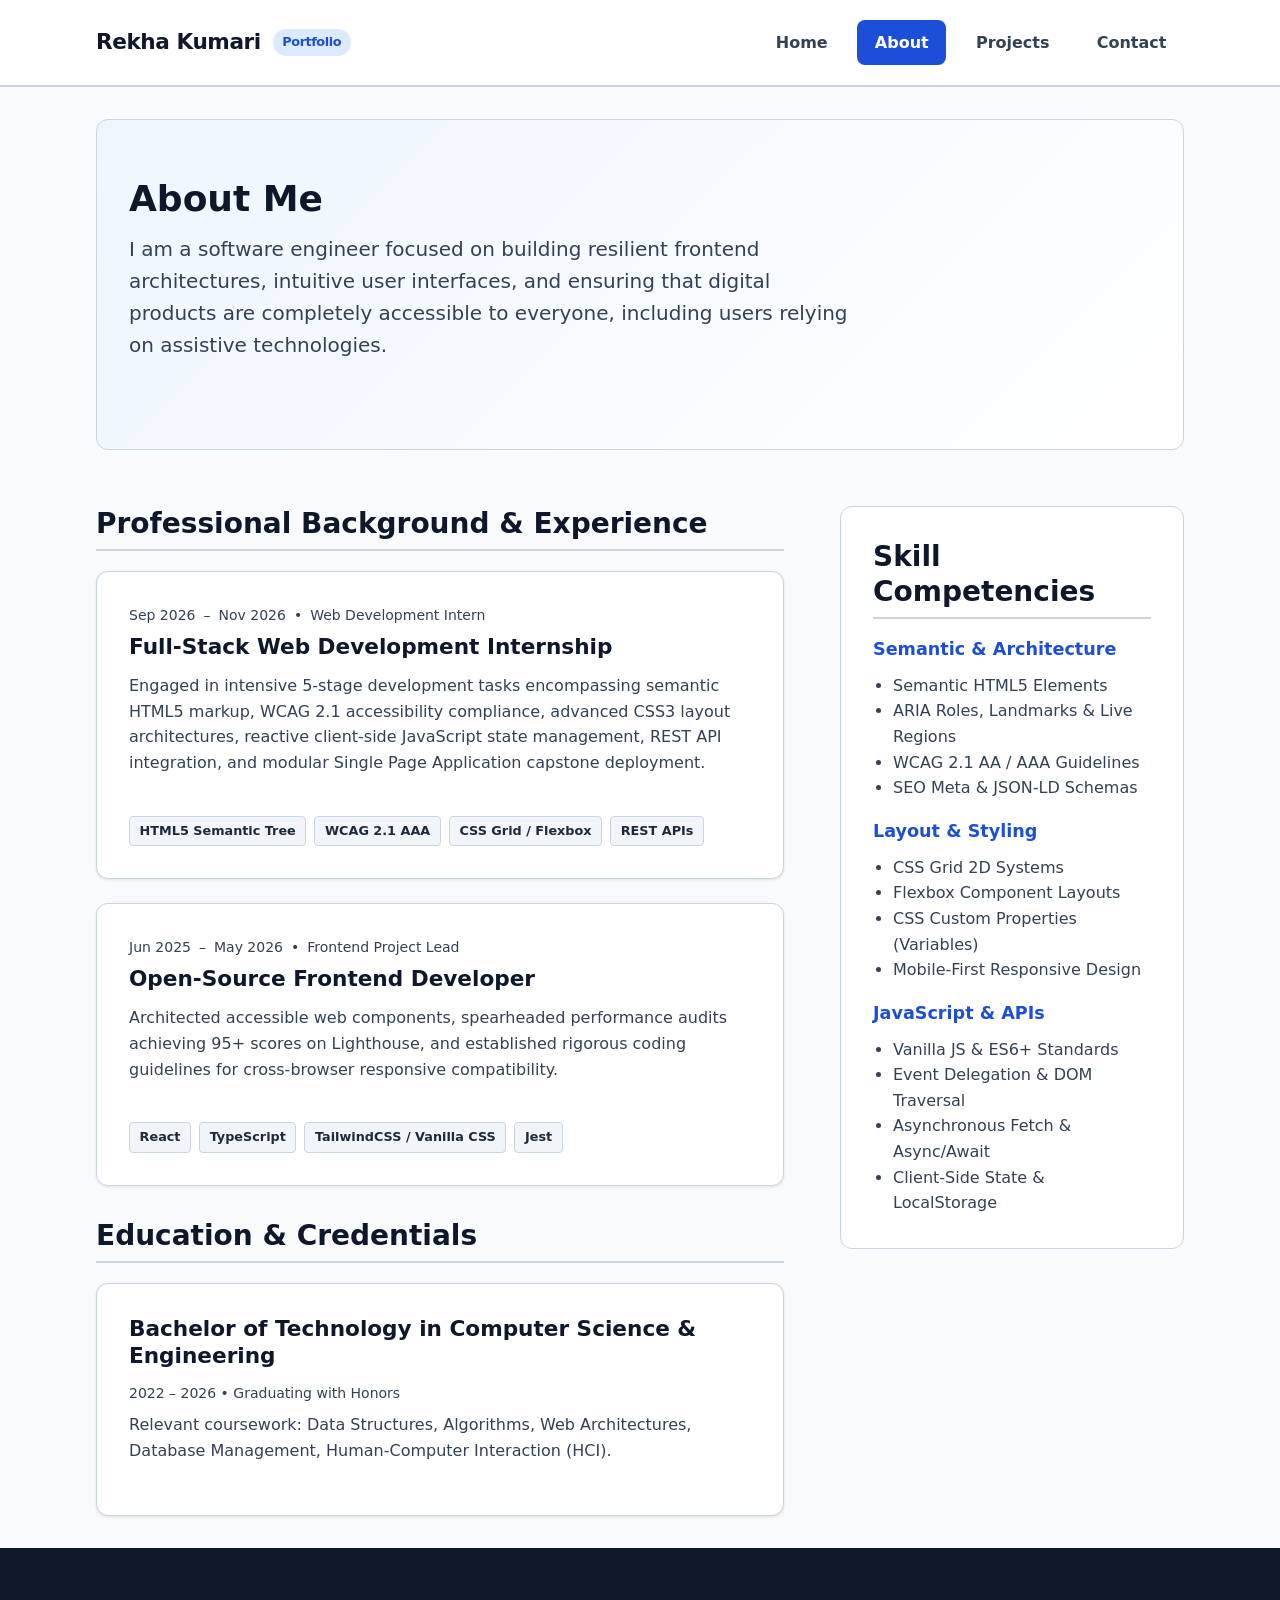
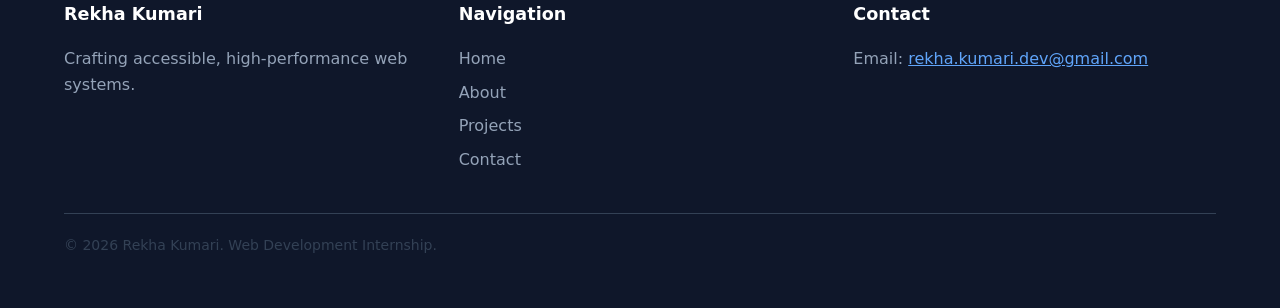
<file: Week-01-Semantic-Portfolio/about.html>
﻿<!DOCTYPE html>
<html lang="en">
<head>
  <meta charset="UTF-8">
  <meta name="viewport" content="width=device-width, initial-scale=1.0">
  <title>About Rekha Kumari | Background, Skills & Journey</title>
  <meta name="description" content="Discover the technical background, philosophy, education, and development competencies of Rekha Kumari.">
  <meta name="robots" content="index, follow">
  
  <link rel="stylesheet" href="css/styles.css">
</head>
<body>

  <a href="#main-content" class="skip-link">Skip to main content</a>

  <header class="site-header" role="banner">
    <div class="header-container">
      <a href="index.html" class="brand-link" aria-label="Rekha Kumari Portfolio Homepage">
        <span>Rekha Kumari</span>
        <span class="brand-badge">Portfolio</span>
      </a>

      <nav class="main-navigation" role="navigation" aria-label="Primary Site Navigation">
        <ul>
          <li><a href="index.html" class="nav-link">Home</a></li>
          <li><a href="about.html" class="nav-link" aria-current="page">About</a></li>
          <li><a href="projects.html" class="nav-link">Projects</a></li>
          <li><a href="contact.html" class="nav-link">Contact</a></li>
        </ul>
      </nav>
    </div>
  </header>

  <main id="main-content" class="container" role="main">
    
    <section class="hero-banner" aria-labelledby="about-heading">
      <h1 id="about-heading">About Me</h1>
      <p class="hero-lead">
        I am a software engineer focused on building resilient frontend architectures, intuitive user interfaces, and ensuring that digital products are completely accessible to everyone, including users relying on assistive technologies.
      </p>
    </section>

    <div class="content-grid layout-two-column">
      
      <section aria-labelledby="journey-heading">
        <h2 id="journey-heading">Professional Background & Experience</h2>
        
        <article class="semantic-card" style="margin-bottom: 1.5rem;" aria-labelledby="exp-1-title">
          <header>
            <div class="card-meta">
              <time datetime="2026-09">Sep 2026</time> &ndash; <time datetime="2026-11">Nov 2026</time> &bull; <span>Web Development Intern</span>
            </div>
            <h3 id="exp-1-title">Full-Stack Web Development Internship</h3>
          </header>
          <p>
            Engaged in intensive 5-stage development tasks encompassing semantic HTML5 markup, WCAG 2.1 accessibility compliance, advanced CSS3 layout architectures, reactive client-side JavaScript state management, REST API integration, and modular Single Page Application capstone deployment.
          </p>
          <ul class="tag-list" role="list">
            <li class="tag-item">HTML5 Semantic Tree</li>
            <li class="tag-item">WCAG 2.1 AAA</li>
            <li class="tag-item">CSS Grid / Flexbox</li>
            <li class="tag-item">REST APIs</li>
          </ul>
        </article>

        <article class="semantic-card" style="margin-bottom: 1.5rem;" aria-labelledby="exp-2-title">
          <header>
            <div class="card-meta">
              <time datetime="2025-06">Jun 2025</time> &ndash; <time datetime="2026-05">May 2026</time> &bull; <span>Frontend Project Lead</span>
            </div>
            <h3 id="exp-2-title">Open-Source Frontend Developer</h3>
          </header>
          <p>
            Architected accessible web components, spearheaded performance audits achieving 95+ scores on Lighthouse, and established rigorous coding guidelines for cross-browser responsive compatibility.
          </p>
          <ul class="tag-list" role="list">
            <li class="tag-item">React</li>
            <li class="tag-item">TypeScript</li>
            <li class="tag-item">TailwindCSS / Vanilla CSS</li>
            <li class="tag-item">Jest</li>
          </ul>
        </article>

        <section aria-labelledby="education-heading" style="margin-top: 2rem;">
          <h2 id="education-heading">Education & Credentials</h2>
          <article class="semantic-card">
            <h3>Bachelor of Technology in Computer Science & Engineering</h3>
            <p class="card-meta">2022 &ndash; 2026 &bull; Graduating with Honors</p>
            <p>Relevant coursework: Data Structures, Algorithms, Web Architectures, Database Management, Human-Computer Interaction (HCI).</p>
          </article>
        </section>

      </section>

      <aside class="sidebar-box" aria-labelledby="technical-skills-heading">
        <h2 id="technical-skills-heading">Skill Competencies</h2>
        
        <h3 style="font-size: 1.1rem; margin-top: 1rem; color: var(--color-primary);">Semantic & Architecture</h3>
        <ul style="list-style: disc; padding-left: 1.25rem; color: var(--color-text-muted); margin-bottom: 1.25rem;">
          <li>Semantic HTML5 Elements</li>
          <li>ARIA Roles, Landmarks & Live Regions</li>
          <li>WCAG 2.1 AA / AAA Guidelines</li>
          <li>SEO Meta & JSON-LD Schemas</li>
        </ul>

        <h3 style="font-size: 1.1rem; color: var(--color-primary);">Layout & Styling</h3>
        <ul style="list-style: disc; padding-left: 1.25rem; color: var(--color-text-muted); margin-bottom: 1.25rem;">
          <li>CSS Grid 2D Systems</li>
          <li>Flexbox Component Layouts</li>
          <li>CSS Custom Properties (Variables)</li>
          <li>Mobile-First Responsive Design</li>
        </ul>

        <h3 style="font-size: 1.1rem; color: var(--color-primary);">JavaScript & APIs</h3>
        <ul style="list-style: disc; padding-left: 1.25rem; color: var(--color-text-muted);">
          <li>Vanilla JS & ES6+ Standards</li>
          <li>Event Delegation & DOM Traversal</li>
          <li>Asynchronous Fetch & Async/Await</li>
          <li>Client-Side State & LocalStorage</li>
        </ul>
      </aside>

    </div>

  </main>

  <footer class="site-footer" role="contentinfo">
    <div class="footer-content">
      <div class="footer-col">
        <h3>Rekha Kumari</h3>
        <p style="color: #94a3b8;">Crafting accessible, high-performance web systems.</p>
      </div>
      <div class="footer-col">
        <h3>Navigation</h3>
        <ul class="footer-links" role="list">
          <li><a href="index.html">Home</a></li>
          <li><a href="about.html">About</a></li>
          <li><a href="projects.html">Projects</a></li>
          <li><a href="contact.html">Contact</a></li>
        </ul>
      </div>
      <div class="footer-col">
        <h3>Contact</h3>
        <p style="color: #94a3b8;">Email: <a href="mailto:rekha.kumari.dev@gmail.com" style="color: #60a5fa;">rekha.kumari.dev@gmail.com</a></p>
      </div>
    </div>
    <div class="footer-bottom">
      <p>&copy; 2026 Rekha Kumari. Web Development Internship.</p>
    </div>
  </footer>

</body>
</html>
</file>
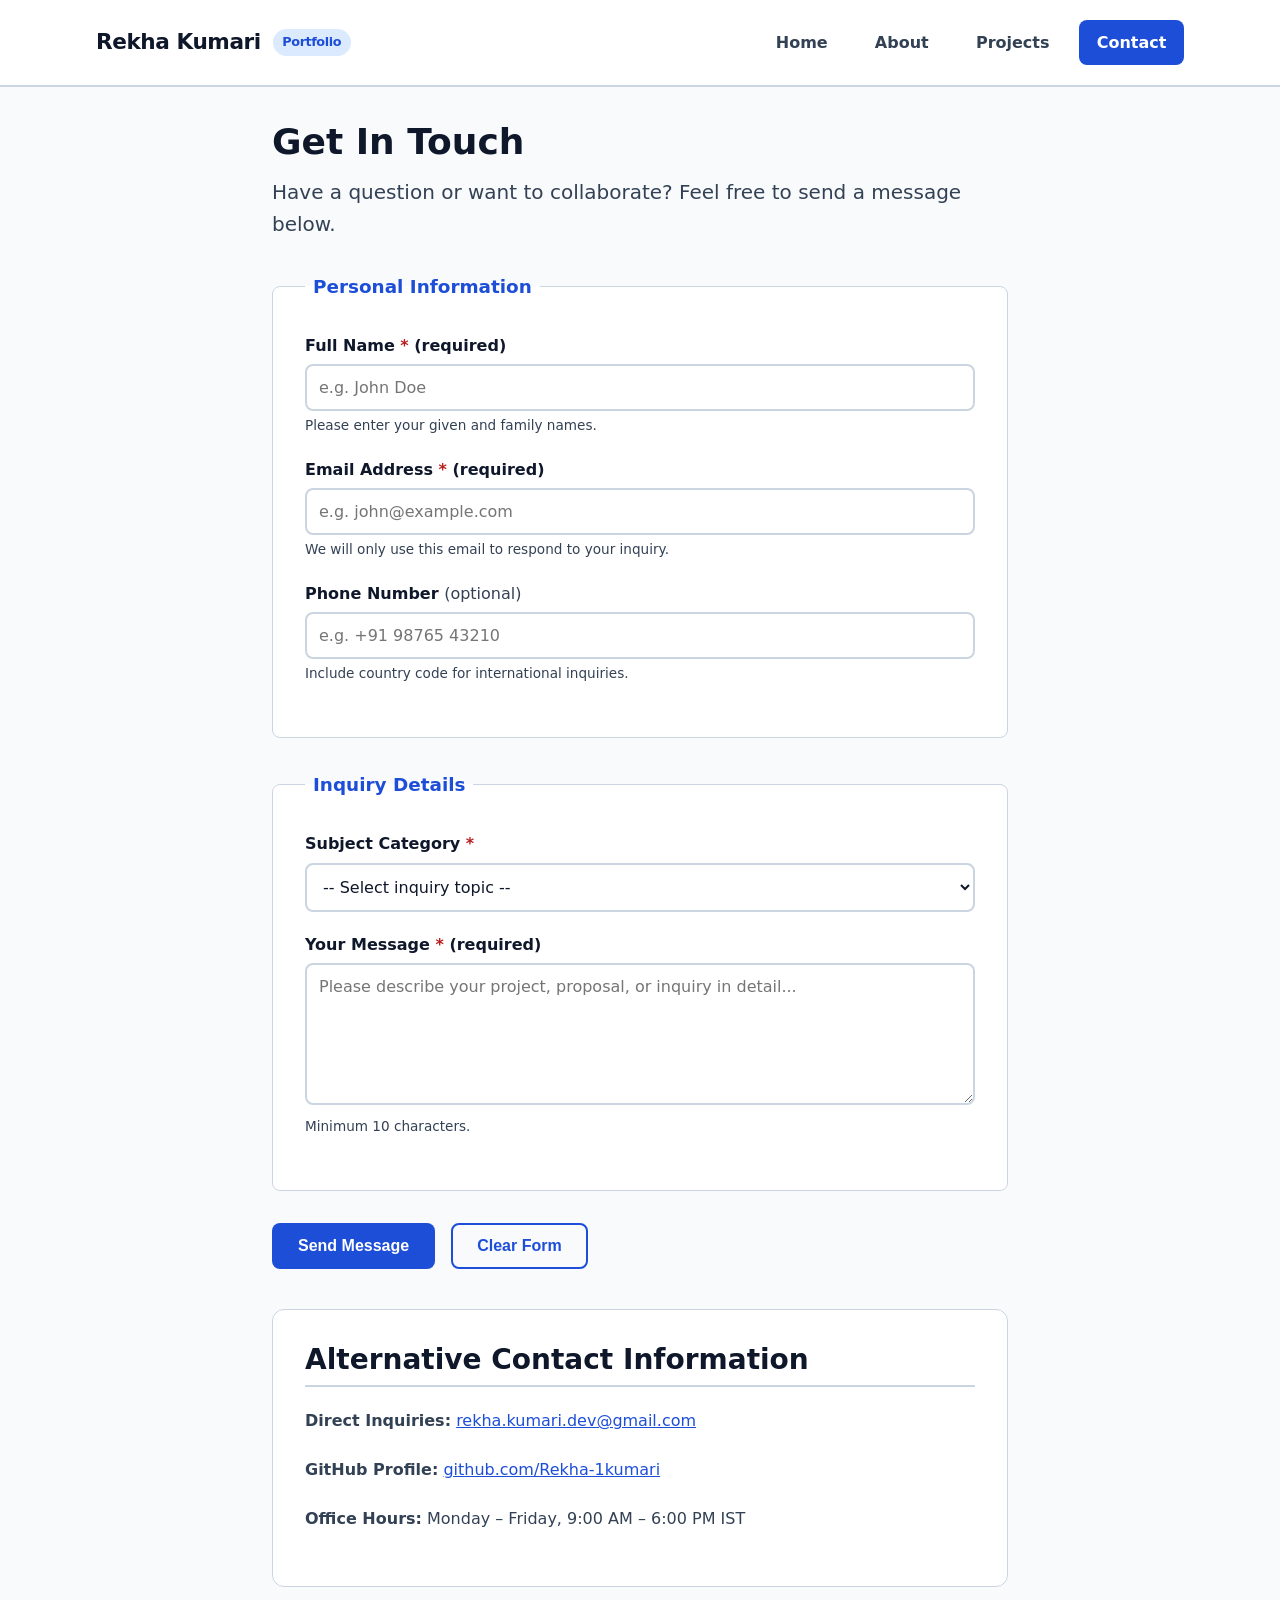
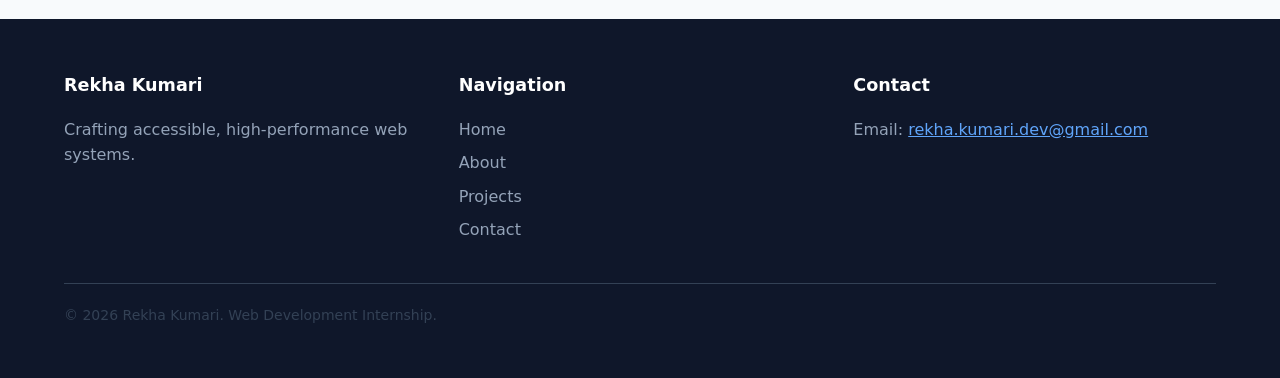
<file: Week-01-Semantic-Portfolio/contact.html>
﻿<!DOCTYPE html>
<html lang="en">
<head>
  <meta charset="UTF-8">
  <meta name="viewport" content="width=device-width, initial-scale=1.0">
  <title>Contact | Rekha Kumari</title>
  <meta name="description" content="Contact Rekha Kumari for web development inquiries and project collaboration.">
  <meta name="robots" content="index, follow">
  
  <link rel="stylesheet" href="css/styles.css">
</head>
<body>

  <a href="#main-content" class="skip-link">Skip to main content</a>

  <header class="site-header" role="banner">
    <div class="header-container">
      <a href="index.html" class="brand-link" aria-label="Rekha Kumari Portfolio Homepage">
        <span>Rekha Kumari</span>
        <span class="brand-badge">Portfolio</span>
      </a>

      <nav class="main-navigation" role="navigation" aria-label="Primary Site Navigation">
        <ul>
          <li><a href="index.html" class="nav-link">Home</a></li>
          <li><a href="about.html" class="nav-link">About</a></li>
          <li><a href="projects.html" class="nav-link">Projects</a></li>
          <li><a href="contact.html" class="nav-link" aria-current="page">Contact</a></li>
        </ul>
      </nav>
    </div>
  </header>

  <main id="main-content" class="container" role="main">
    
    <div class="contact-container">
      
      <section aria-labelledby="contact-heading">
        <h1 id="contact-heading">Get In Touch</h1>
        <p class="hero-lead">
          Have a question or want to collaborate? Feel free to send a message below.
        </p>

        <!-- Live feedback region for screen readers -->
        <div id="form-feedback" class="alert-message" role="alert" aria-live="polite"></div>

        <form id="accessible-contact-form" action="#" method="POST" novalidate>
          
          <fieldset>
            <legend>Personal Information</legend>
            
            <div class="form-field">
              <label for="user-name">
                Full Name <span class="required-mark" aria-hidden="true">*</span>
                <span class="sr-only">(required)</span>
              </label>
              <input 
                type="text" 
                id="user-name" 
                name="name" 
                required 
                aria-required="true"
                autocomplete="name"
                aria-describedby="name-hint"
                placeholder="e.g. John Doe">
              <p id="name-hint" class="field-hint">Please enter your given and family names.</p>
            </div>

            <div class="form-field">
              <label for="user-email">
                Email Address <span class="required-mark" aria-hidden="true">*</span>
                <span class="sr-only">(required)</span>
              </label>
              <input 
                type="email" 
                id="user-email" 
                name="email" 
                required 
                aria-required="true"
                autocomplete="email"
                aria-describedby="email-hint"
                placeholder="e.g. john@example.com">
              <p id="email-hint" class="field-hint">We will only use this email to respond to your inquiry.</p>
            </div>

            <div class="form-field">
              <label for="user-phone">
                Phone Number <span style="font-weight: 400; color: var(--color-text-muted);">(optional)</span>
              </label>
              <input 
                type="tel" 
                id="user-phone" 
                name="phone" 
                autocomplete="tel"
                aria-describedby="phone-hint"
                placeholder="e.g. +91 98765 43210">
              <p id="phone-hint" class="field-hint">Include country code for international inquiries.</p>
            </div>

          </fieldset>

          <fieldset>
            <legend>Inquiry Details</legend>
            
            <div class="form-field">
              <label for="inquiry-subject">
                Subject Category <span class="required-mark" aria-hidden="true">*</span>
              </label>
              <select id="inquiry-subject" name="subject" required aria-required="true">
                <option value="">-- Select inquiry topic --</option>
                <option value="internship">Web Development Internship Feedback</option>
                <option value="job">Full-Time / Contract Engineering Role</option>
                <option value="project">Project Collaboration</option>
                <option value="other">General Question</option>
              </select>
            </div>

            <div class="form-field">
              <label for="user-message">
                Your Message <span class="required-mark" aria-hidden="true">*</span>
                <span class="sr-only">(required)</span>
              </label>
              <textarea 
                id="user-message" 
                name="message" 
                rows="6" 
                required 
                aria-required="true"
                aria-describedby="message-hint"
                placeholder="Please describe your project, proposal, or inquiry in detail..."></textarea>
              <p id="message-hint" class="field-hint">Minimum 10 characters.</p>
            </div>

          </fieldset>

          <div style="display: flex; gap: 1rem; align-items: center; flex-wrap: wrap;">
            <button type="submit" class="btn btn-primary" id="submit-button">
              Send Message
            </button>
            <button type="reset" class="btn btn-outline">
              Clear Form
            </button>
          </div>

        </form>

      </section>

      <!-- Direct Contact Semantic Aside -->
      <aside class="sidebar-box" style="margin-top: 2.5rem;" aria-labelledby="direct-contact-heading">
        <h2 id="direct-contact-heading">Alternative Contact Information</h2>
        <address style="font-style: normal; color: var(--color-text-muted); line-height: 1.8;">
          <p><strong>Direct Inquiries:</strong> <a href="mailto:rekha.kumari.dev@gmail.com" style="color: var(--color-primary);">rekha.kumari.dev@gmail.com</a></p>
          <p><strong>GitHub Profile:</strong> <a href="https://github.com/Rekha-1kumari" target="_blank" rel="noopener noreferrer" style="color: var(--color-primary);">github.com/Rekha-1kumari</a></p>
          <p><strong>Office Hours:</strong> Monday &ndash; Friday, 9:00 AM &ndash; 6:00 PM IST</p>
        </address>
      </aside>

    </div>

  </main>

  <footer class="site-footer" role="contentinfo">
    <div class="footer-content">
      <div class="footer-col">
        <h3>Rekha Kumari</h3>
        <p style="color: #94a3b8;">Crafting accessible, high-performance web systems.</p>
      </div>
      <div class="footer-col">
        <h3>Navigation</h3>
        <ul class="footer-links" role="list">
          <li><a href="index.html">Home</a></li>
          <li><a href="about.html">About</a></li>
          <li><a href="projects.html">Projects</a></li>
          <li><a href="contact.html">Contact</a></li>
        </ul>
      </div>
      <div class="footer-col">
        <h3>Contact</h3>
        <p style="color: #94a3b8;">Email: <a href="mailto:rekha.kumari.dev@gmail.com" style="color: #60a5fa;">rekha.kumari.dev@gmail.com</a></p>
      </div>
    </div>
    <div class="footer-bottom">
      <p>&copy; 2026 Rekha Kumari. Web Development Internship.</p>
    </div>
  </footer>

  <script>
    // Accessible Client-Side Validation Feedback
    const form = document.getElementById('accessible-contact-form');
    const feedback = document.getElementById('form-feedback');

    form.addEventListener('submit', function(event) {
      event.preventDefault();
      
      const name = document.getElementById('user-name').value.trim();
      const email = document.getElementById('user-email').value.trim();
      const subject = document.getElementById('inquiry-subject').value;
      const message = document.getElementById('user-message').value.trim();

      if (!name || !email || !subject || !message) {
        feedback.className = 'alert-message';
        feedback.style.backgroundColor = 'var(--color-error-bg)';
        feedback.style.color = 'var(--color-error)';
        feedback.style.border = '1px solid #f87171';
        feedback.style.display = 'block';
        feedback.innerHTML = '<strong>Error:</strong> Please fill out all required fields marked with an asterisk (*).';
        feedback.scrollIntoView({ behavior: 'smooth', block: 'center' });
        return;
      }

      // Successful accessible submission
      feedback.className = 'alert-message success';
      feedback.style.display = 'block';
      feedback.innerHTML = `<strong>Success!</strong> Thank you, ${name}. Your message has been received. We will contact you at ${email} shortly.`;
      form.reset();
      feedback.scrollIntoView({ behavior: 'smooth', block: 'center' });
    });
  </script>

</body>
</html>
</file>
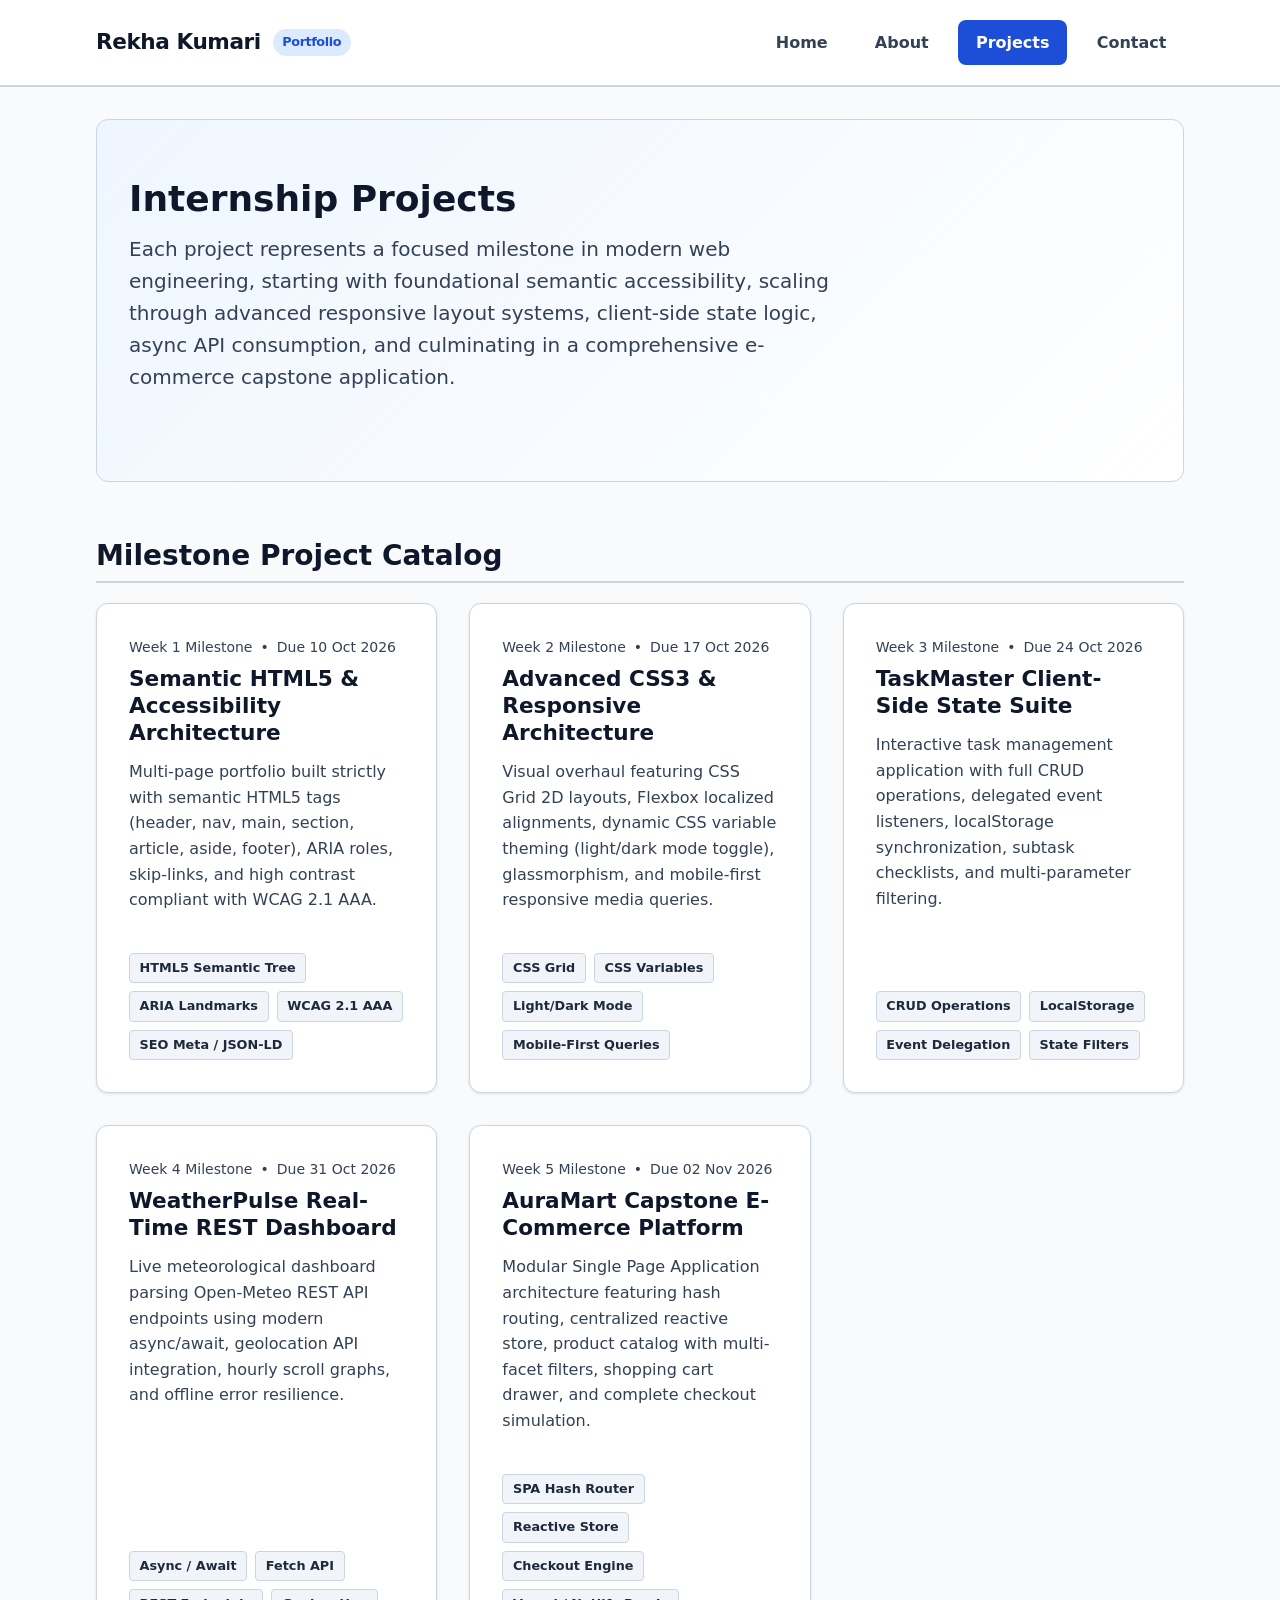
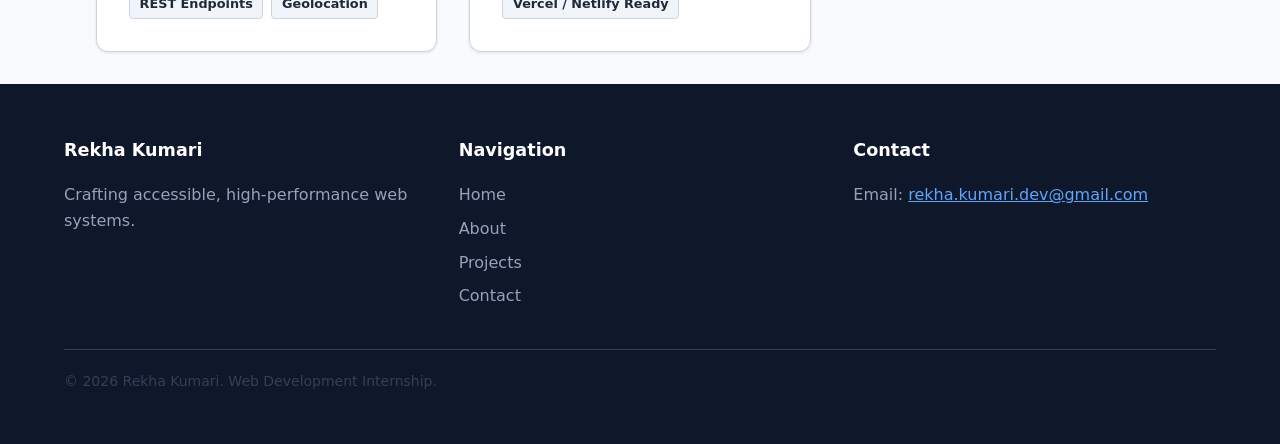
<file: Week-01-Semantic-Portfolio/projects.html>
﻿<!DOCTYPE html>
<html lang="en">
<head>
  <meta charset="UTF-8">
  <meta name="viewport" content="width=device-width, initial-scale=1.0">
  <title>Engineering Projects | Rekha Kumari</title>
  <meta name="description" content="Explore the full portfolio of web applications created during the Web Development Internship by Rekha Kumari.">
  <meta name="robots" content="index, follow">
  
  <link rel="stylesheet" href="css/styles.css">
</head>
<body>

  <a href="#main-content" class="skip-link">Skip to main content</a>

  <header class="site-header" role="banner">
    <div class="header-container">
      <a href="index.html" class="brand-link" aria-label="Rekha Kumari Portfolio Homepage">
        <span>Rekha Kumari</span>
        <span class="brand-badge">Portfolio</span>
      </a>

      <nav class="main-navigation" role="navigation" aria-label="Primary Site Navigation">
        <ul>
          <li><a href="index.html" class="nav-link">Home</a></li>
          <li><a href="about.html" class="nav-link">About</a></li>
          <li><a href="projects.html" class="nav-link" aria-current="page">Projects</a></li>
          <li><a href="contact.html" class="nav-link">Contact</a></li>
        </ul>
      </nav>
    </div>
  </header>

  <main id="main-content" class="container" role="main">
    
    <section class="hero-banner" aria-labelledby="projects-banner-title">
      <h1 id="projects-banner-title">Internship Projects</h1>
      <p class="hero-lead">
        Each project represents a focused milestone in modern web engineering, starting with foundational semantic accessibility, scaling through advanced responsive layout systems, client-side state logic, async API consumption, and culminating in a comprehensive e-commerce capstone application.
      </p>
    </section>

    <section aria-labelledby="all-projects-heading">
      <h2 id="all-projects-heading">Milestone Project Catalog</h2>

      <div class="cards-grid">
        
        <!-- Week 1 -->
        <article class="semantic-card" aria-labelledby="milestone-1">
          <header>
            <div class="card-meta">
              <span>Week 1 Milestone</span> &bull; <time datetime="2026-10-10">Due 10 Oct 2026</time>
            </div>
            <h3 id="milestone-1">Semantic HTML5 & Accessibility Architecture</h3>
          </header>
          <p>
            Multi-page portfolio built strictly with semantic HTML5 tags (header, nav, main, section, article, aside, footer), ARIA roles, skip-links, and high contrast compliant with WCAG 2.1 AAA.
          </p>
          <ul class="tag-list" role="list">
            <li class="tag-item">HTML5 Semantic Tree</li>
            <li class="tag-item">ARIA Landmarks</li>
            <li class="tag-item">WCAG 2.1 AAA</li>
            <li class="tag-item">SEO Meta / JSON-LD</li>
          </ul>
        </article>

        <!-- Week 2 -->
        <article class="semantic-card" aria-labelledby="milestone-2">
          <header>
            <div class="card-meta">
              <span>Week 2 Milestone</span> &bull; <time datetime="2026-10-17">Due 17 Oct 2026</time>
            </div>
            <h3 id="milestone-2">Advanced CSS3 & Responsive Architecture</h3>
          </header>
          <p>
            Visual overhaul featuring CSS Grid 2D layouts, Flexbox localized alignments, dynamic CSS variable theming (light/dark mode toggle), glassmorphism, and mobile-first responsive media queries.
          </p>
          <ul class="tag-list" role="list">
            <li class="tag-item">CSS Grid</li>
            <li class="tag-item">CSS Variables</li>
            <li class="tag-item">Light/Dark Mode</li>
            <li class="tag-item">Mobile-First Queries</li>
          </ul>
        </article>

        <!-- Week 3 -->
        <article class="semantic-card" aria-labelledby="milestone-3">
          <header>
            <div class="card-meta">
              <span>Week 3 Milestone</span> &bull; <time datetime="2026-10-24">Due 24 Oct 2026</time>
            </div>
            <h3 id="milestone-3">TaskMaster Client-Side State Suite</h3>
          </header>
          <p>
            Interactive task management application with full CRUD operations, delegated event listeners, localStorage synchronization, subtask checklists, and multi-parameter filtering.
          </p>
          <ul class="tag-list" role="list">
            <li class="tag-item">CRUD Operations</li>
            <li class="tag-item">LocalStorage</li>
            <li class="tag-item">Event Delegation</li>
            <li class="tag-item">State Filters</li>
          </ul>
        </article>

        <!-- Week 4 -->
        <article class="semantic-card" aria-labelledby="milestone-4">
          <header>
            <div class="card-meta">
              <span>Week 4 Milestone</span> &bull; <time datetime="2026-10-31">Due 31 Oct 2026</time>
            </div>
            <h3 id="milestone-4">WeatherPulse Real-Time REST Dashboard</h3>
          </header>
          <p>
            Live meteorological dashboard parsing Open-Meteo REST API endpoints using modern async/await, geolocation API integration, hourly scroll graphs, and offline error resilience.
          </p>
          <ul class="tag-list" role="list">
            <li class="tag-item">Async / Await</li>
            <li class="tag-item">Fetch API</li>
            <li class="tag-item">REST Endpoints</li>
            <li class="tag-item">Geolocation</li>
          </ul>
        </article>

        <!-- Week 5 -->
        <article class="semantic-card" aria-labelledby="milestone-5">
          <header>
            <div class="card-meta">
              <span>Week 5 Milestone</span> &bull; <time datetime="2026-11-02">Due 02 Nov 2026</time>
            </div>
            <h3 id="milestone-5">AuraMart Capstone E-Commerce Platform</h3>
          </header>
          <p>
            Modular Single Page Application architecture featuring hash routing, centralized reactive store, product catalog with multi-facet filters, shopping cart drawer, and complete checkout simulation.
          </p>
          <ul class="tag-list" role="list">
            <li class="tag-item">SPA Hash Router</li>
            <li class="tag-item">Reactive Store</li>
            <li class="tag-item">Checkout Engine</li>
            <li class="tag-item">Vercel / Netlify Ready</li>
          </ul>
        </article>

      </div>
    </section>

  </main>

  <footer class="site-footer" role="contentinfo">
    <div class="footer-content">
      <div class="footer-col">
        <h3>Rekha Kumari</h3>
        <p style="color: #94a3b8;">Crafting accessible, high-performance web systems.</p>
      </div>
      <div class="footer-col">
        <h3>Navigation</h3>
        <ul class="footer-links" role="list">
          <li><a href="index.html">Home</a></li>
          <li><a href="about.html">About</a></li>
          <li><a href="projects.html">Projects</a></li>
          <li><a href="contact.html">Contact</a></li>
        </ul>
      </div>
      <div class="footer-col">
        <h3>Contact</h3>
        <p style="color: #94a3b8;">Email: <a href="mailto:rekha.kumari.dev@gmail.com" style="color: #60a5fa;">rekha.kumari.dev@gmail.com</a></p>
      </div>
    </div>
    <div class="footer-bottom">
      <p>&copy; 2026 Rekha Kumari. Web Development Internship.</p>
    </div>
  </footer>

</body>
</html>
</file>
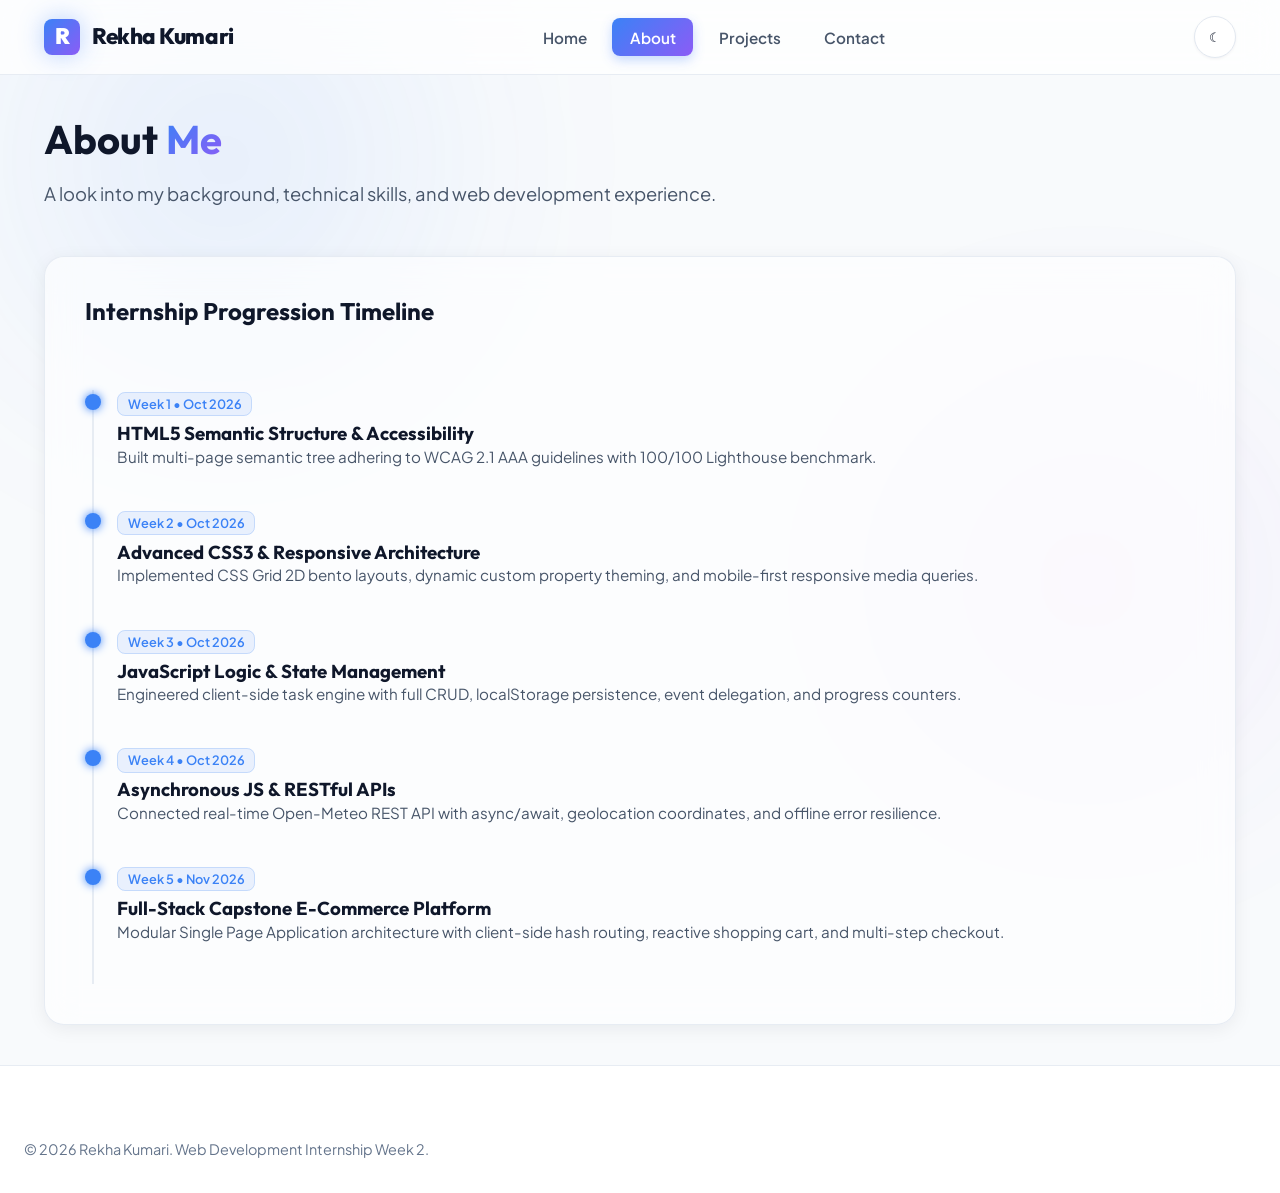
<file: Week-02-Responsive-Portfolio/about.html>
﻿<!DOCTYPE html>
<html lang="en" data-theme="light">
<head>
  <meta charset="UTF-8">
  <meta name="viewport" content="width=device-width, initial-scale=1.0">
  <title>About | Rekha Kumari Responsive Portfolio</title>
  <link rel="stylesheet" href="css/style.css">
</head>
<body>

  <header class="header-sticky">
    <div class="nav-container">
      <a href="index.html" class="brand-wrapper">
        <div class="brand-logo-icon">R</div>
        <span>Rekha Kumari</span>
      </a>

      <ul class="nav-links-desktop">
        <li><a href="index.html" class="nav-item-link">Home</a></li>
        <li><a href="about.html" class="nav-item-link active">About</a></li>
        <li><a href="projects.html" class="nav-item-link">Projects</a></li>
        <li><a href="contact.html" class="nav-item-link">Contact</a></li>
      </ul>

      <div class="nav-actions">
        <button class="theme-toggle-btn" aria-label="Toggle Color Theme">
          <span aria-hidden="true">&#9790;</span>
        </button>
        <button class="hamburger-btn" aria-label="Open mobile menu">
          <span class="hamburger-line"></span>
          <span class="hamburger-line"></span>
          <span class="hamburger-line"></span>
        </button>
      </div>
    </div>
  </header>

  <div class="drawer-overlay"></div>
  <aside class="mobile-drawer">
    <div style="display: flex; justify-content: space-between; align-items: center;">
      <span class="brand-wrapper"><span class="brand-logo-icon">R</span> Rekha</span>
      <button class="drawer-close-btn" style="background: none; border: none; font-size: 1.8rem; cursor: pointer; color: var(--text-main);">&times;</button>
    </div>
    <ul class="drawer-links">
      <li><a href="index.html">Home</a></li>
      <li><a href="about.html">About</a></li>
      <li><a href="projects.html">Projects</a></li>
      <li><a href="contact.html">Contact</a></li>
    </ul>
  </aside>

  <main class="main-wrapper">
    <section style="margin-bottom: 3rem;">
      <h1 style="font-size: 2.5rem; margin-bottom: 1rem;">About <span class="gradient-text">Me</span></h1>
      <p style="color: var(--text-muted); font-size: 1.15rem; max-width: 700px;">
        A look into my background, technical skills, and web development experience.
      </p>
    </section>

    <div style="display: grid; grid-template-columns: 1fr; gap: 2.5rem;">
      
      <!-- Timeline -->
      <section class="bento-tile" style="padding: 2.5rem;">
        <h2 style="margin-bottom: 2rem;">Internship Progression Timeline</h2>
        
        <div class="timeline-vertical">
          <div class="timeline-step">
            <span class="tag">Week 1 &bull; Oct 2026</span>
            <h3 style="margin-top: 0.4rem;">HTML5 Semantic Structure & Accessibility</h3>
            <p style="color: var(--text-muted); font-size: 0.95rem;">
              Built multi-page semantic tree adhering to WCAG 2.1 AAA guidelines with 100/100 Lighthouse benchmark.
            </p>
          </div>

          <div class="timeline-step">
            <span class="tag">Week 2 &bull; Oct 2026</span>
            <h3 style="margin-top: 0.4rem;">Advanced CSS3 & Responsive Architecture</h3>
            <p style="color: var(--text-muted); font-size: 0.95rem;">
              Implemented CSS Grid 2D bento layouts, dynamic custom property theming, and mobile-first responsive media queries.
            </p>
          </div>

          <div class="timeline-step">
            <span class="tag">Week 3 &bull; Oct 2026</span>
            <h3 style="margin-top: 0.4rem;">JavaScript Logic & State Management</h3>
            <p style="color: var(--text-muted); font-size: 0.95rem;">
              Engineered client-side task engine with full CRUD, localStorage persistence, event delegation, and progress counters.
            </p>
          </div>

          <div class="timeline-step">
            <span class="tag">Week 4 &bull; Oct 2026</span>
            <h3 style="margin-top: 0.4rem;">Asynchronous JS & RESTful APIs</h3>
            <p style="color: var(--text-muted); font-size: 0.95rem;">
              Connected real-time Open-Meteo REST API with async/await, geolocation coordinates, and offline error resilience.
            </p>
          </div>

          <div class="timeline-step">
            <span class="tag">Week 5 &bull; Nov 2026</span>
            <h3 style="margin-top: 0.4rem;">Full-Stack Capstone E-Commerce Platform</h3>
            <p style="color: var(--text-muted); font-size: 0.95rem;">
              Modular Single Page Application architecture with client-side hash routing, reactive shopping cart, and multi-step checkout.
            </p>
          </div>
        </div>
      </section>

    </div>
  </main>

  <footer class="footer-responsive">
    <div class="footer-bottom-bar">
      <span>&copy; 2026 Rekha Kumari. Web Development Internship Week 2.</span>
    </div>
  </footer>

  <script src="js/main.js"></script>
</body>
</html>
</file>
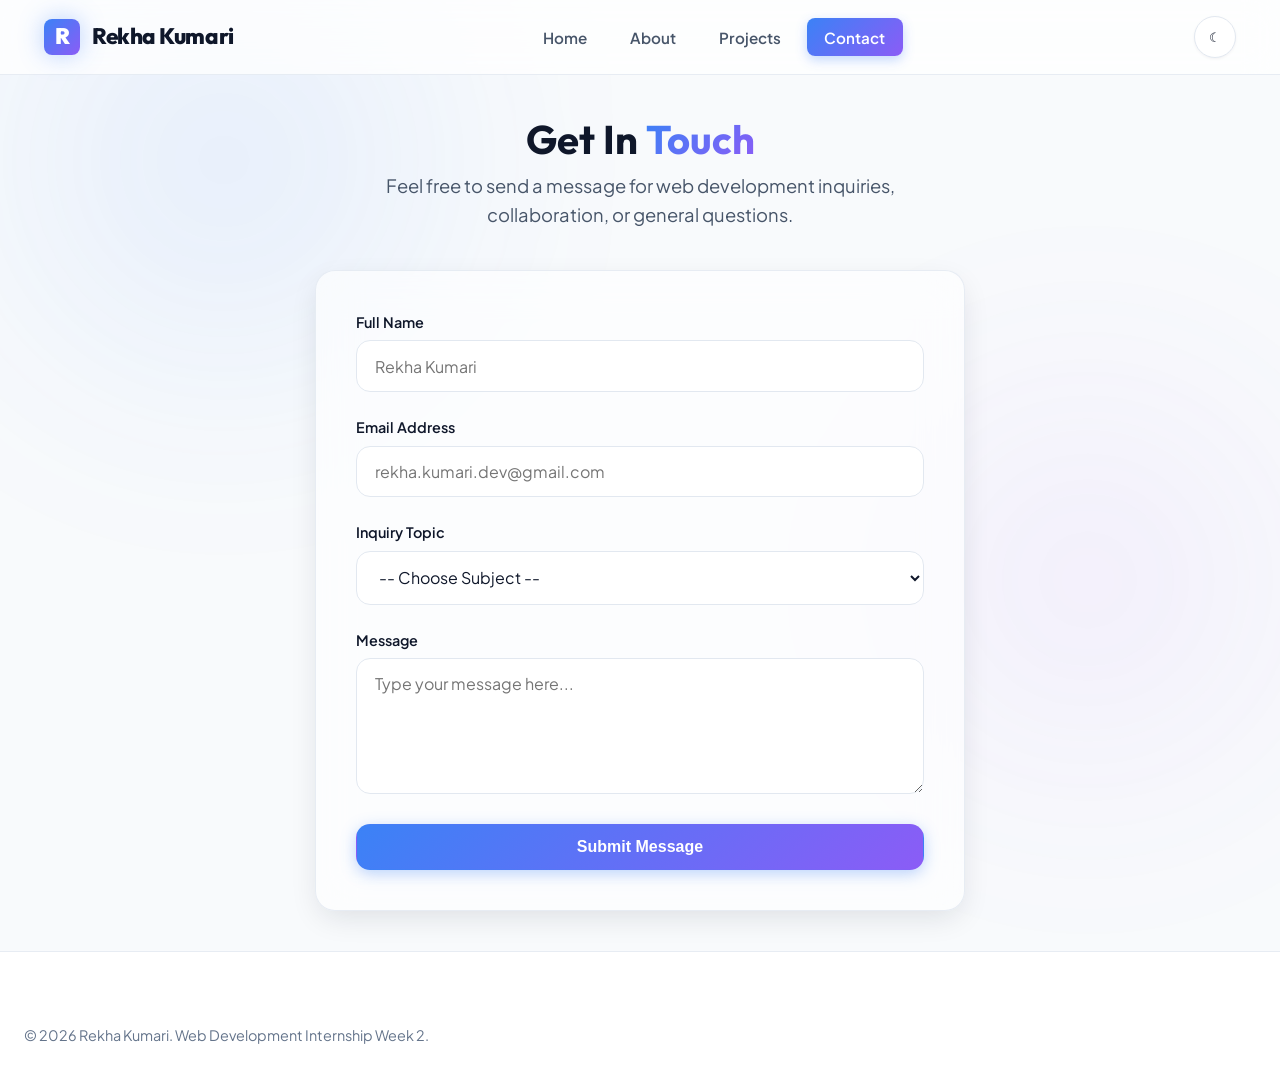
<file: Week-02-Responsive-Portfolio/contact.html>
﻿<!DOCTYPE html>
<html lang="en" data-theme="light">
<head>
  <meta charset="UTF-8">
  <meta name="viewport" content="width=device-width, initial-scale=1.0">
  <title>Contact | Rekha Kumari</title>
  <link rel="stylesheet" href="css/style.css">
</head>
<body>

  <header class="header-sticky">
    <div class="nav-container">
      <a href="index.html" class="brand-wrapper">
        <div class="brand-logo-icon">R</div>
        <span>Rekha Kumari</span>
      </a>

      <ul class="nav-links-desktop">
        <li><a href="index.html" class="nav-item-link">Home</a></li>
        <li><a href="about.html" class="nav-item-link">About</a></li>
        <li><a href="projects.html" class="nav-item-link">Projects</a></li>
        <li><a href="contact.html" class="nav-item-link active">Contact</a></li>
      </ul>

      <div class="nav-actions">
        <button class="theme-toggle-btn" aria-label="Toggle Color Theme">
          <span aria-hidden="true">&#9790;</span>
        </button>
        <button class="hamburger-btn" aria-label="Open mobile menu">
          <span class="hamburger-line"></span>
          <span class="hamburger-line"></span>
          <span class="hamburger-line"></span>
        </button>
      </div>
    </div>
  </header>

  <div class="drawer-overlay"></div>
  <aside class="mobile-drawer">
    <div style="display: flex; justify-content: space-between; align-items: center;">
      <span class="brand-wrapper"><span class="brand-logo-icon">R</span> Rekha</span>
      <button class="drawer-close-btn" style="background: none; border: none; font-size: 1.8rem; cursor: pointer; color: var(--text-main);">&times;</button>
    </div>
    <ul class="drawer-links">
      <li><a href="index.html">Home</a></li>
      <li><a href="about.html">About</a></li>
      <li><a href="projects.html">Projects</a></li>
      <li><a href="contact.html">Contact</a></li>
    </ul>
  </aside>

  <main class="main-wrapper">
    <div style="text-align: center; margin-bottom: 2.5rem;">
      <h1 style="font-size: 2.5rem; margin-bottom: 0.5rem;">Get In <span class="gradient-text">Touch</span></h1>
      <p style="color: var(--text-muted); font-size: 1.15rem; max-width: 600px; margin: 0 auto;">
        Feel free to send a message for web development inquiries, collaboration, or general questions.
      </p>
    </div>

    <div class="glass-form-card">
      <div id="contact-toast" style="display: none; padding: 1rem; border-radius: var(--radius-md); margin-bottom: 1.5rem; background: rgba(16, 185, 129, 0.15); border: 1px solid #10b981; color: #10b981; font-weight: 600;"></div>

      <form id="contact-form-responsive">
        <div class="form-floating-group">
          <label for="contact-name">Full Name</label>
          <input type="text" id="contact-name" required placeholder="Rekha Kumari">
        </div>

        <div class="form-floating-group">
          <label for="contact-email">Email Address</label>
          <input type="email" id="contact-email" required placeholder="rekha.kumari.dev@gmail.com">
        </div>

        <div class="form-floating-group">
          <label for="contact-topic">Inquiry Topic</label>
          <select id="contact-topic" required>
            <option value="">-- Choose Subject --</option>
            <option value="internship">Web Development Internship Feedback</option>
            <option value="collaboration">Full-Stack Project Collaboration</option>
            <option value="job">Software Engineering Opportunity</option>
          </select>
        </div>

        <div class="form-floating-group">
          <label for="contact-message">Message</label>
          <textarea id="contact-message" rows="5" required placeholder="Type your message here..."></textarea>
        </div>

        <button type="submit" class="btn btn-primary" style="width: 100%;">
          Submit Message
        </button>
      </form>
    </div>
  </main>

  <footer class="footer-responsive">
    <div class="footer-bottom-bar">
      <span>&copy; 2026 Rekha Kumari. Web Development Internship Week 2.</span>
    </div>
  </footer>

  <script src="js/main.js"></script>
  <script>
    document.getElementById('contact-form-responsive').addEventListener('submit', function(e) {
      e.preventDefault();
      const toast = document.getElementById('contact-toast');
      const name = document.getElementById('contact-name').value;
      toast.style.display = 'block';
      toast.innerHTML = `&#10003; Thank you ${name}! Your inquiry has been submitted successfully.`;
      this.reset();
    });
  </script>
</body>
</html>
</file>
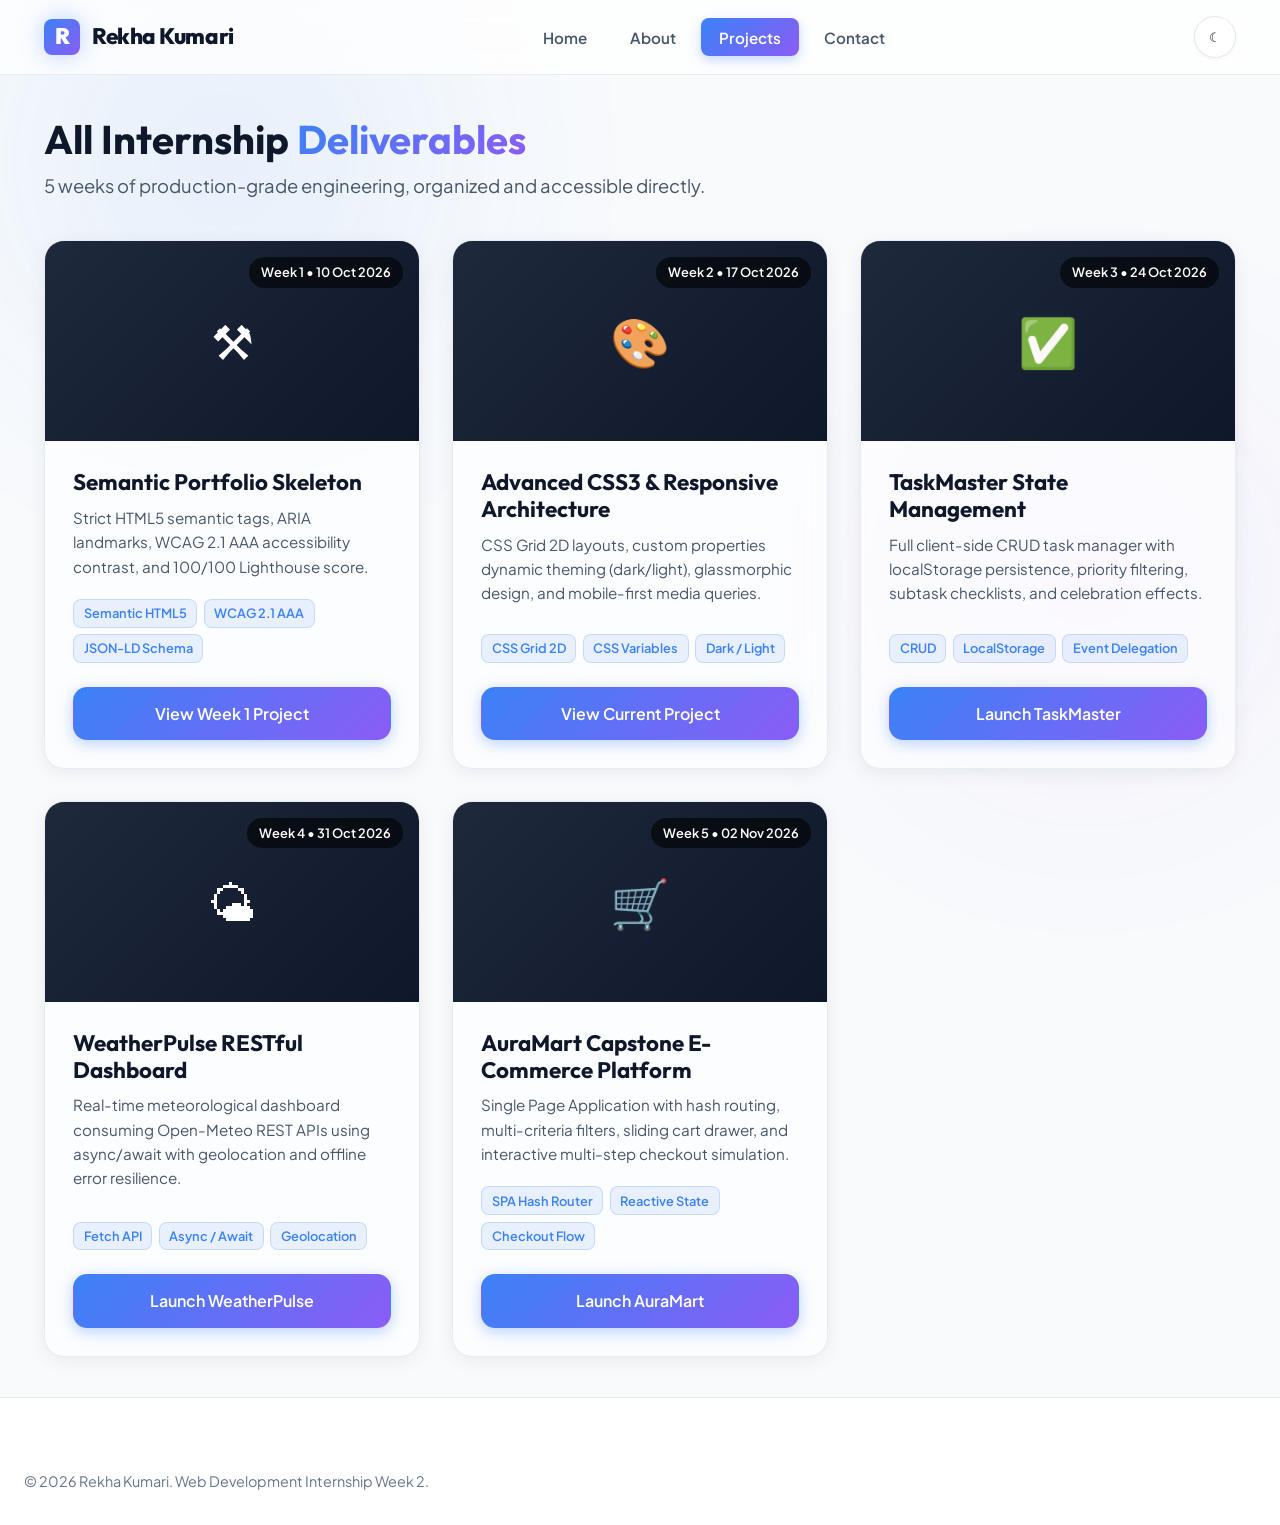
<file: Week-02-Responsive-Portfolio/projects.html>
﻿<!DOCTYPE html>
<html lang="en" data-theme="light">
<head>
  <meta charset="UTF-8">
  <meta name="viewport" content="width=device-width, initial-scale=1.0">
  <title>Projects Showcase | Rekha Kumari Responsive Architecture</title>
  <link rel="stylesheet" href="css/style.css">
</head>
<body>

  <header class="header-sticky">
    <div class="nav-container">
      <a href="index.html" class="brand-wrapper">
        <div class="brand-logo-icon">R</div>
        <span>Rekha Kumari</span>
      </a>

      <ul class="nav-links-desktop">
        <li><a href="index.html" class="nav-item-link">Home</a></li>
        <li><a href="about.html" class="nav-item-link">About</a></li>
        <li><a href="projects.html" class="nav-item-link active">Projects</a></li>
        <li><a href="contact.html" class="nav-item-link">Contact</a></li>
      </ul>

      <div class="nav-actions">
        <button class="theme-toggle-btn" aria-label="Toggle Color Theme">
          <span aria-hidden="true">&#9790;</span>
        </button>
        <button class="hamburger-btn" aria-label="Open mobile menu">
          <span class="hamburger-line"></span>
          <span class="hamburger-line"></span>
          <span class="hamburger-line"></span>
        </button>
      </div>
    </div>
  </header>

  <div class="drawer-overlay"></div>
  <aside class="mobile-drawer">
    <div style="display: flex; justify-content: space-between; align-items: center;">
      <span class="brand-wrapper"><span class="brand-logo-icon">R</span> Rekha</span>
      <button class="drawer-close-btn" style="background: none; border: none; font-size: 1.8rem; cursor: pointer; color: var(--text-main);">&times;</button>
    </div>
    <ul class="drawer-links">
      <li><a href="index.html">Home</a></li>
      <li><a href="about.html">About</a></li>
      <li><a href="projects.html">Projects</a></li>
      <li><a href="contact.html">Contact</a></li>
    </ul>
  </aside>

  <main class="main-wrapper">
    <section style="margin-bottom: 2.5rem;">
      <h1 style="font-size: 2.5rem; margin-bottom: 0.5rem;">All Internship <span class="gradient-text">Deliverables</span></h1>
      <p style="color: var(--text-muted); font-size: 1.15rem;">
        5 weeks of production-grade engineering, organized and accessible directly.
      </p>
    </section>

    <div class="projects-responsive-grid">
      
      <!-- Week 1 -->
      <article class="project-card">
        <div class="card-preview-media">
          <span class="preview-badge">Week 1 &bull; 10 Oct 2026</span>
          <div style="font-size: 3rem;">&#9874;</div>
        </div>
        <div class="card-body">
          <h3 class="card-title">Semantic Portfolio Skeleton</h3>
          <p class="card-text">
            Strict HTML5 semantic tags, ARIA landmarks, WCAG 2.1 AAA accessibility contrast, and 100/100 Lighthouse score.
          </p>
          <ul class="card-tags">
            <li class="tag">Semantic HTML5</li>
            <li class="tag">WCAG 2.1 AAA</li>
            <li class="tag">JSON-LD Schema</li>
          </ul>
          <a href="../Week-01-Semantic-Portfolio/index.html" class="btn btn-primary" style="width: 100%;">View Week 1 Project</a>
        </div>
      </article>

      <!-- Week 2 -->
      <article class="project-card">
        <div class="card-preview-media">
          <span class="preview-badge">Week 2 &bull; 17 Oct 2026</span>
          <div style="font-size: 3rem;">&#127912;</div>
        </div>
        <div class="card-body">
          <h3 class="card-title">Advanced CSS3 & Responsive Architecture</h3>
          <p class="card-text">
            CSS Grid 2D layouts, custom properties dynamic theming (dark/light), glassmorphic design, and mobile-first media queries.
          </p>
          <ul class="card-tags">
            <li class="tag">CSS Grid 2D</li>
            <li class="tag">CSS Variables</li>
            <li class="tag">Dark / Light</li>
          </ul>
          <a href="index.html" class="btn btn-primary" style="width: 100%;">View Current Project</a>
        </div>
      </article>

      <!-- Week 3 -->
      <article class="project-card">
        <div class="card-preview-media">
          <span class="preview-badge">Week 3 &bull; 24 Oct 2026</span>
          <div style="font-size: 3rem;">&#9989;</div>
        </div>
        <div class="card-body">
          <h3 class="card-title">TaskMaster State Management</h3>
          <p class="card-text">
            Full client-side CRUD task manager with localStorage persistence, priority filtering, subtask checklists, and celebration effects.
          </p>
          <ul class="card-tags">
            <li class="tag">CRUD</li>
            <li class="tag">LocalStorage</li>
            <li class="tag">Event Delegation</li>
          </ul>
          <a href="../Week-03-TaskMaster-TodoApp/index.html" class="btn btn-primary" style="width: 100%;">Launch TaskMaster</a>
        </div>
      </article>

      <!-- Week 4 -->
      <article class="project-card">
        <div class="card-preview-media">
          <span class="preview-badge">Week 4 &bull; 31 Oct 2026</span>
          <div style="font-size: 3rem;">&#127780;</div>
        </div>
        <div class="card-body">
          <h3 class="card-title">WeatherPulse RESTful Dashboard</h3>
          <p class="card-text">
            Real-time meteorological dashboard consuming Open-Meteo REST APIs using async/await with geolocation and offline error resilience.
          </p>
          <ul class="card-tags">
            <li class="tag">Fetch API</li>
            <li class="tag">Async / Await</li>
            <li class="tag">Geolocation</li>
          </ul>
          <a href="../Week-04-WeatherPulse-Dashboard/index.html" class="btn btn-primary" style="width: 100%;">Launch WeatherPulse</a>
        </div>
      </article>

      <!-- Week 5 -->
      <article class="project-card">
        <div class="card-preview-media">
          <span class="preview-badge">Week 5 &bull; 02 Nov 2026</span>
          <div style="font-size: 3rem;">&#128722;</div>
        </div>
        <div class="card-body">
          <h3 class="card-title">AuraMart Capstone E-Commerce Platform</h3>
          <p class="card-text">
            Single Page Application with hash routing, multi-criteria filters, sliding cart drawer, and interactive multi-step checkout simulation.
          </p>
          <ul class="card-tags">
            <li class="tag">SPA Hash Router</li>
            <li class="tag">Reactive State</li>
            <li class="tag">Checkout Flow</li>
          </ul>
          <a href="../Week-05-AuraMart-Ecommerce-Capstone/index.html" class="btn btn-primary" style="width: 100%;">Launch AuraMart</a>
        </div>
      </article>

    </div>
  </main>

  <footer class="footer-responsive">
    <div class="footer-bottom-bar">
      <span>&copy; 2026 Rekha Kumari. Web Development Internship Week 2.</span>
    </div>
  </footer>

  <script src="js/main.js"></script>
</body>
</html>
</file>
<file: Week-01-Semantic-Portfolio/css/styles.css>
﻿/* Week 1: Semantic Portfolio Styles */

:root {
  --color-bg: #f8fafc;
  --color-surface: #ffffff;
  --color-text-main: #0f172a;       
  --color-text-muted: #334155;      
  --color-primary: #1d4ed8;         /* Deep accessible blue */
  --color-primary-hover: #1e40af;
  --color-primary-light: #eff6ff;
  --color-border: #cbd5e1;
  --color-focus: #0284c7;
  --color-success: #15803d;
  --color-error: #b91c1c;
  --color-error-bg: #fee2e2;

  --font-family-base: system-ui, -apple-system, BlinkMacSystemFont, "Segoe UI", Roboto, "Helvetica Neue", Arial, sans-serif;
  --font-size-base: 1rem;       /* 16px */
  --line-height-base: 1.6;
  --max-width-content: 72rem;   /* 1152px */
  --spacing-xs: 0.5rem;
  --spacing-sm: 0.75rem;
  --spacing-md: 1.25rem;
  --spacing-lg: 2rem;
  --spacing-xl: 3.5rem;
  --radius-md: 0.5rem;
  --radius-lg: 0.75rem;
  --shadow-sm: 0 1px 3px rgba(0, 0, 0, 0.1);
  --shadow-md: 0 4px 6px -1px rgba(0, 0, 0, 0.1), 0 2px 4px -2px rgba(0, 0, 0, 0.1);
}

*, *::before, *::after {
  box-sizing: border-box;
  margin: 0;
  padding: 0;
}

html {
  font-family: var(--font-family-base);
  font-size: 100%;
  line-height: var(--line-height-base);
  color: var(--color-text-main);
  background-color: var(--color-bg);
  scroll-behavior: smooth;
  -webkit-text-size-adjust: 100%;
}

body {
  min-height: 100vh;
  display: flex;
  flex-direction: column;
}

/* Accessibility: Keyboard Focus Indicator */
:focus-visible {
  outline: 3px solid var(--color-focus);
  outline-offset: 3px;
  border-radius: 2px;
}

/* Skip-to-content Link */
.skip-link {
  position: absolute;
  top: -100px;
  left: 1rem;
  background: var(--color-primary);
  color: #ffffff;
  padding: 0.75rem 1.25rem;
  z-index: 9999;
  font-weight: 700;
  text-decoration: none;
  border-radius: var(--radius-md);
  box-shadow: var(--shadow-md);
  transition: top 0.2s ease-in-out;
}

.skip-link:focus {
  top: 1rem;
}

/* Header & Semantic Navigation */
.site-header {
  background-color: var(--color-surface);
  border-bottom: 2px solid var(--color-border);
  position: sticky;
  top: 0;
  z-index: 100;
}

.header-container {
  max-width: var(--max-width-content);
  margin: 0 auto;
  padding: var(--spacing-md) var(--spacing-lg);
  display: flex;
  justify-content: space-between;
  align-items: center;
  flex-wrap: wrap;
  gap: var(--spacing-md);
}

.brand-link {
  display: flex;
  align-items: center;
  gap: var(--spacing-sm);
  text-decoration: none;
  color: var(--color-text-main);
  font-weight: 800;
  font-size: 1.35rem;
  letter-spacing: -0.02em;
}

.brand-badge {
  display: inline-block;
  background-color: #dbeafe;
  color: var(--color-primary);
  padding: 0.2rem 0.6rem;
  border-radius: 999px;
  font-size: 0.8rem;
  font-weight: 700;
}

.main-navigation ul {
  display: flex;
  list-style: none;
  gap: var(--spacing-sm);
  flex-wrap: wrap;
}

.nav-link {
  display: inline-block;
  padding: 0.6rem 1.1rem;
  color: var(--color-text-muted);
  text-decoration: none;
  font-weight: 600;
  border-radius: var(--radius-md);
  transition: background-color 0.15s ease, color 0.15s ease;
}

.nav-link:hover {
  background-color: var(--color-primary-light);
  color: var(--color-primary);
}

.nav-link[aria-current="page"] {
  background-color: var(--color-primary);
  color: #ffffff;
}

/* Containers & Layouts */
.container {
  max-width: var(--max-width-content);
  margin: 0 auto;
  padding: var(--spacing-lg);
  width: 100%;
}

.content-grid {
  display: grid;
  grid-template-columns: 1fr;
  gap: var(--spacing-xl);
}

@media (min-width: 860px) {
  .layout-two-column {
    grid-template-columns: 2fr 1fr;
  }
}

/* Headings & Text */
h1, h2, h3, h4 {
  color: var(--color-text-main);
  font-weight: 700;
  line-height: 1.25;
  margin-bottom: var(--spacing-sm);
}

h1 { font-size: 2.25rem; }
h2 { font-size: 1.75rem; border-bottom: 2px solid var(--color-border); padding-bottom: var(--spacing-xs); margin-bottom: var(--spacing-md); }
h3 { font-size: 1.35rem; }

p {
  margin-bottom: var(--spacing-md);
  color: var(--color-text-muted);
}

/* Hero Section */
.hero-banner {
  background: linear-gradient(135deg, #eff6ff 0%, #ffffff 100%);
  border: 1px solid var(--color-border);
  border-radius: var(--radius-lg);
  padding: var(--spacing-xl) var(--spacing-lg);
  margin-bottom: var(--spacing-xl);
}

.hero-pill {
  display: inline-flex;
  align-items: center;
  gap: 0.4rem;
  background: #dbeafe;
  color: #1e40af;
  font-weight: 700;
  font-size: 0.85rem;
  padding: 0.3rem 0.8rem;
  border-radius: 999px;
  margin-bottom: var(--spacing-sm);
}

.hero-lead {
  font-size: 1.25rem;
  color: var(--color-text-muted);
  max-width: 45rem;
  margin-bottom: var(--spacing-lg);
}

.cta-group {
  display: flex;
  gap: var(--spacing-md);
  flex-wrap: wrap;
}

.btn {
  display: inline-flex;
  align-items: center;
  gap: 0.5rem;
  padding: 0.75rem 1.5rem;
  font-size: 1rem;
  font-weight: 600;
  text-decoration: none;
  border-radius: var(--radius-md);
  border: 2px solid transparent;
  cursor: pointer;
  transition: all 0.2s ease;
}

.btn-primary {
  background-color: var(--color-primary);
  color: #ffffff;
}

.btn-primary:hover {
  background-color: var(--color-primary-hover);
}

.btn-outline {
  border-color: var(--color-primary);
  color: var(--color-primary);
  background-color: transparent;
}

.btn-outline:hover {
  background-color: var(--color-primary-light);
}

/* Semantic Cards & Articles */
.cards-grid {
  display: grid;
  grid-template-columns: repeat(auto-fit, minmax(310px, 1fr));
  gap: var(--spacing-lg);
  margin-top: var(--spacing-md);
}

.semantic-card {
  background: var(--color-surface);
  border: 1px solid var(--color-border);
  border-radius: var(--radius-lg);
  padding: var(--spacing-lg);
  box-shadow: var(--shadow-sm);
  display: flex;
  flex-direction: column;
}

.card-meta {
  font-size: 0.875rem;
  color: var(--color-text-muted);
  display: flex;
  align-items: center;
  gap: var(--spacing-xs);
  margin-bottom: var(--spacing-xs);
}

.tag-list {
  display: flex;
  flex-wrap: wrap;
  gap: var(--spacing-xs);
  list-style: none;
  margin-top: auto;
  padding-top: var(--spacing-md);
}

.tag-item {
  background-color: #f1f5f9;
  color: #1e293b;
  border: 1px solid #cbd5e1;
  font-size: 0.8rem;
  font-weight: 600;
  padding: 0.25rem 0.6rem;
  border-radius: 4px;
}

/* Sidebar / Aside */
.sidebar-box {
  background-color: var(--color-surface);
  border: 1px solid var(--color-border);
  border-radius: var(--radius-lg);
  padding: var(--spacing-lg);
  height: fit-content;
}

.meta-table {
  width: 100%;
  border-collapse: collapse;
  margin-top: var(--spacing-sm);
}

.meta-table th,
.meta-table td {
  padding: 0.6rem 0.4rem;
  text-align: left;
  border-bottom: 1px solid var(--color-border);
  font-size: 0.95rem;
}

.meta-table th {
  color: var(--color-text-main);
  font-weight: 600;
  width: 40%;
}

.meta-table td {
  color: var(--color-text-muted);
}

/* Contact Form */
.contact-container {
  max-width: 46rem;
  margin: 0 auto;
}

fieldset {
  border: 1px solid var(--color-border);
  padding: var(--spacing-lg);
  border-radius: var(--radius-md);
  margin-bottom: var(--spacing-lg);
  background-color: var(--color-surface);
}

legend {
  font-weight: 700;
  padding: 0 0.5rem;
  color: var(--color-primary);
  font-size: 1.15rem;
}

.form-field {
  margin-bottom: var(--spacing-md);
}

label {
  display: block;
  font-weight: 600;
  margin-bottom: 0.35rem;
  color: var(--color-text-main);
}

.required-mark {
  color: var(--color-error);
  font-weight: 700;
}

input[type="text"],
input[type="email"],
input[type="tel"],
select,
textarea {
  width: 100%;
  padding: 0.75rem;
  font-family: inherit;
  font-size: 1rem;
  border: 2px solid var(--color-border);
  border-radius: var(--radius-md);
  background-color: #fff;
  color: var(--color-text-main);
  transition: border-color 0.15s ease;
}

input:focus,
select:focus,
textarea:focus {
  border-color: var(--color-focus);
}

.field-hint {
  font-size: 0.85rem;
  color: var(--color-text-muted);
  margin-top: 0.25rem;
}

.alert-message {
  padding: 1rem;
  border-radius: var(--radius-md);
  margin-bottom: var(--spacing-md);
  display: none;
}

.alert-message.success {
  background-color: #dcfce7;
  color: var(--color-success);
  border: 1px solid #86efac;
  display: block;
}

/* Semantic Footer */
.site-footer {
  margin-top: auto;
  background-color: #0f172a;
  color: #f8fafc;
  padding: var(--spacing-xl) var(--spacing-lg) var(--spacing-lg);
}

.footer-content {
  max-width: var(--max-width-content);
  margin: 0 auto;
  display: grid;
  grid-template-columns: repeat(auto-fit, minmax(220px, 1fr));
  gap: var(--spacing-lg);
  padding-bottom: var(--spacing-lg);
  border-bottom: 1px solid #334155;
}

.footer-col h3 {
  color: #ffffff;
  font-size: 1.1rem;
  margin-bottom: var(--spacing-md);
}

.footer-links {
  list-style: none;
}

.footer-links li {
  margin-bottom: var(--spacing-xs);
}

.footer-links a {
  color: #94a3b8;
  text-decoration: none;
  transition: color 0.15s ease;
}

.footer-links a:hover {
  color: #ffffff;
  text-decoration: underline;
}

.footer-bottom {
  max-width: var(--max-width-content);
  margin: var(--spacing-md) auto 0;
  display: flex;
  justify-content: space-between;
  align-items: center;
  flex-wrap: wrap;
  gap: var(--spacing-sm);
  color: #94a3b8;
  font-size: 0.875rem;
}

.badge-a11y {
  display: inline-flex;
  align-items: center;
  gap: 0.5rem;
  background: #1e293b;
  padding: 0.35rem 0.75rem;
  border-radius: 999px;
  border: 1px solid #475569;
  font-size: 0.8rem;
  color: #cbd5e1;
}
</file>
<file: Week-02-Responsive-Portfolio/css/style.css>
﻿/* Week 2: Responsive Portfolio Styles */

@import url('https://fonts.googleapis.com/css2?family=Outfit:wght@300;400;500;600;700;800&family=Plus+Jakarta+Sans:wght@400;500;600;700&display=swap');

/* Dynamic Light & Dark Theme CSS Custom Properties */
:root {
  --font-heading: 'Outfit', sans-serif;
  --font-body: 'Plus Jakarta Sans', sans-serif;

  /* Light Theme (Default) */
  --bg-primary: #f8fafc;
  --bg-surface: #ffffff;
  --bg-surface-elevated: #ffffff;
  --bg-glass: rgba(255, 255, 255, 0.75);
  --bg-glass-card: rgba(255, 255, 255, 0.6);
  --border-subtle: #e2e8f0;
  --border-glass: rgba(226, 232, 240, 0.8);
  
  --text-main: #0f172a;
  --text-muted: #475569;
  --text-subtle: #64748b;

  --accent-primary: #3b82f6;
  --accent-primary-hover: #2563eb;
  --accent-secondary: #8b5cf6;
  --accent-gradient: linear-gradient(135deg, #3b82f6 0%, #8b5cf6 100%);
  --accent-gradient-glow: linear-gradient(135deg, rgba(59, 130, 246, 0.25) 0%, rgba(139, 92, 246, 0.25) 100%);

  --shadow-sm: 0 1px 3px rgba(0, 0, 0, 0.05);
  --shadow-md: 0 4px 20px -2px rgba(15, 23, 42, 0.08);
  --shadow-lg: 0 10px 30px -5px rgba(15, 23, 42, 0.12);
  --shadow-glow: 0 0 25px rgba(59, 130, 246, 0.35);

  --radius-sm: 8px;
  --radius-md: 14px;
  --radius-lg: 20px;
  --radius-full: 9999px;

  --transition-fast: 0.2s cubic-bezier(0.4, 0, 0.2, 1);
  --transition-smooth: 0.35s cubic-bezier(0.16, 1, 0.3, 1);
}

/* Dark Theme Variables */
[data-theme="dark"] {
  --bg-primary: #090d16;
  --bg-surface: #111827;
  --bg-surface-elevated: #1e293b;
  --bg-glass: rgba(17, 24, 39, 0.85);
  --bg-glass-card: rgba(30, 41, 59, 0.55);
  --border-subtle: #1e293b;
  --border-glass: rgba(51, 65, 85, 0.5);

  --text-main: #f8fafc;
  --text-muted: #cbd5e1;
  --text-subtle: #94a3b8;

  --accent-primary: #60a5fa;
  --accent-primary-hover: #3b82f6;
  --accent-secondary: #a78bfa;
  --accent-gradient: linear-gradient(135deg, #60a5fa 0%, #a78bfa 100%);
  --accent-gradient-glow: linear-gradient(135deg, rgba(96, 165, 250, 0.2) 0%, rgba(167, 139, 250, 0.2) 100%);

  --shadow-sm: 0 1px 3px rgba(0, 0, 0, 0.4);
  --shadow-md: 0 4px 20px -2px rgba(0, 0, 0, 0.5);
  --shadow-lg: 0 12px 36px -4px rgba(0, 0, 0, 0.7);
  --shadow-glow: 0 0 30px rgba(96, 165, 250, 0.25);
}

/* CSS Reset & Defaults */
*, *::before, *::after {
  box-sizing: border-box;
  margin: 0;
  padding: 0;
  transition: background-color var(--transition-fast), border-color var(--transition-fast), color var(--transition-fast);
}

html {
  font-family: var(--font-body);
  font-size: 16px;
  line-height: 1.6;
  color: var(--text-main);
  background-color: var(--bg-primary);
  scroll-behavior: smooth;
}

body {
  min-height: 100vh;
  display: flex;
  flex-direction: column;
  overflow-x: hidden;
  position: relative;
}

/* Background Ambient Glows */
body::before,
body::after {
  content: '';
  position: fixed;
  border-radius: 50%;
  filter: blur(120px);
  z-index: -1;
  pointer-events: none;
  opacity: 0.6;
}

body::before {
  top: -10vw;
  left: -5vw;
  width: 45vw;
  height: 45vw;
  background: radial-gradient(circle, rgba(59, 130, 246, 0.25) 0%, rgba(139, 92, 246, 0) 70%);
}

body::after {
  bottom: 5vw;
  right: -5vw;
  width: 40vw;
  height: 40vw;
  background: radial-gradient(circle, rgba(168, 85, 247, 0.2) 0%, rgba(59, 130, 246, 0) 70%);
}

/* Typography */
h1, h2, h3, h4, h5, h6 {
  font-family: var(--font-heading);
  color: var(--text-main);
  font-weight: 700;
  line-height: 1.2;
}

.gradient-text {
  background: var(--accent-gradient);
  -webkit-background-clip: text;
  -webkit-text-fill-color: transparent;
  display: inline-block;
}

a {
  color: inherit;
  text-decoration: none;
}

/* Header & Glassmorphic Navigation */
.header-sticky {
  position: sticky;
  top: 0;
  z-index: 1000;
  backdrop-filter: blur(16px);
  -webkit-backdrop-filter: blur(16px);
  background: var(--bg-glass);
  border-bottom: 1px solid var(--border-glass);
}

.nav-container {
  max-width: 1240px;
  margin: 0 auto;
  padding: 1rem 1.5rem;
  display: flex;
  align-items: center;
  justify-content: space-between;
}

.brand-wrapper {
  display: flex;
  align-items: center;
  gap: 0.75rem;
  font-family: var(--font-heading);
  font-size: 1.4rem;
  font-weight: 800;
  letter-spacing: -0.02em;
}

.brand-logo-icon {
  width: 36px;
  height: 36px;
  background: var(--accent-gradient);
  border-radius: var(--radius-sm);
  display: flex;
  align-items: center;
  justify-content: center;
  color: #fff;
  font-weight: 900;
  box-shadow: var(--shadow-glow);
}

.nav-links-desktop {
  display: none;
  list-style: none;
  gap: 0.5rem;
  align-items: center;
}

.nav-item-link {
  padding: 0.6rem 1.1rem;
  border-radius: var(--radius-sm);
  font-weight: 600;
  color: var(--text-muted);
  font-size: 0.95rem;
  transition: all var(--transition-fast);
}

.nav-item-link:hover {
  color: var(--accent-primary);
  background: rgba(59, 130, 246, 0.08);
}

.nav-item-link.active {
  color: #fff;
  background: var(--accent-gradient);
  box-shadow: 0 4px 12px rgba(59, 130, 246, 0.3);
}

.nav-actions {
  display: flex;
  align-items: center;
  gap: 0.75rem;
}

/* Theme Switcher Button */
.theme-toggle-btn {
  background: var(--bg-surface-elevated);
  border: 1px solid var(--border-subtle);
  color: var(--text-main);
  width: 42px;
  height: 42px;
  border-radius: 50%;
  display: flex;
  align-items: center;
  justify-content: center;
  cursor: pointer;
  box-shadow: var(--shadow-sm);
  transition: transform var(--transition-fast), border-color var(--transition-fast);
}

.theme-toggle-btn:hover {
  transform: rotate(15deg) scale(1.05);
  border-color: var(--accent-primary);
}

.hamburger-btn {
  display: flex;
  flex-direction: column;
  gap: 5px;
  background: none;
  border: none;
  cursor: pointer;
  padding: 0.5rem;
}

.hamburger-line {
  width: 24px;
  height: 2.5px;
  background-color: var(--text-main);
  border-radius: 2px;
  transition: all var(--transition-fast);
}

/* Mobile Drawer */
.mobile-drawer {
  position: fixed;
  top: 0;
  right: -100%;
  width: 80%;
  max-width: 320px;
  height: 100vh;
  background: var(--bg-surface);
  border-left: 1px solid var(--border-glass);
  box-shadow: var(--shadow-lg);
  z-index: 2000;
  display: flex;
  flex-direction: column;
  padding: 2rem 1.5rem;
  transition: right var(--transition-smooth);
}

.mobile-drawer.open {
  right: 0;
}

.drawer-overlay {
  position: fixed;
  inset: 0;
  background: rgba(0, 0, 0, 0.6);
  backdrop-filter: blur(4px);
  z-index: 1999;
  opacity: 0;
  pointer-events: none;
  transition: opacity var(--transition-smooth);
}

.drawer-overlay.active {
  opacity: 1;
  pointer-events: auto;
}

.drawer-links {
  list-style: none;
  display: flex;
  flex-direction: column;
  gap: 1rem;
  margin-top: 2rem;
}

.drawer-links a {
  font-size: 1.2rem;
  font-weight: 600;
  padding: 0.5rem 0;
  display: block;
}

/* Main Container */
.main-wrapper {
  max-width: 1240px;
  margin: 0 auto;
  padding: 2.5rem 1.5rem;
  width: 100%;
  flex: 1;
}

/* Buttons */
.btn {
  display: inline-flex;
  align-items: center;
  justify-content: center;
  gap: 0.6rem;
  padding: 0.8rem 1.6rem;
  font-size: 1rem;
  font-weight: 600;
  border-radius: var(--radius-md);
  border: 1px solid transparent;
  cursor: pointer;
  transition: all var(--transition-fast);
}

.btn-primary {
  background: var(--accent-gradient);
  color: #fff;
  box-shadow: 0 4px 15px rgba(59, 130, 246, 0.35);
}

.btn-primary:hover {
  transform: translateY(-2px);
  box-shadow: 0 8px 25px rgba(59, 130, 246, 0.5);
}

.btn-glass {
  background: var(--bg-glass-card);
  border-color: var(--border-glass);
  color: var(--text-main);
  backdrop-filter: blur(12px);
}

.btn-glass:hover {
  background: var(--bg-surface-elevated);
  transform: translateY(-2px);
  border-color: var(--accent-primary);
}

/* Week 2: Responsive Portfolio Styles */
.bento-hero-grid {
  display: grid;
  grid-template-columns: 1fr;
  gap: 1.5rem;
  margin-bottom: 3.5rem;
}

.bento-tile {
  background: var(--bg-glass-card);
  backdrop-filter: blur(16px);
  border: 1px solid var(--border-glass);
  border-radius: var(--radius-lg);
  padding: 2rem;
  box-shadow: var(--shadow-md);
  position: relative;
  overflow: hidden;
  display: flex;
  flex-direction: column;
  justify-content: space-between;
  transition: transform var(--transition-smooth), box-shadow var(--transition-smooth), border-color var(--transition-smooth);
}

.bento-tile:hover {
  transform: translateY(-4px);
  box-shadow: var(--shadow-lg);
  border-color: rgba(59, 130, 246, 0.4);
}

.bento-tile-main {
  grid-column: 1 / -1;
  padding: 3rem 2rem;
}

.status-badge {
  display: inline-flex;
  align-items: center;
  gap: 0.5rem;
  background: rgba(16, 185, 129, 0.1);
  border: 1px solid rgba(16, 185, 129, 0.3);
  color: #10b981;
  padding: 0.35rem 0.9rem;
  border-radius: var(--radius-full);
  font-size: 0.85rem;
  font-weight: 600;
  width: fit-content;
  margin-bottom: 1.25rem;
}

.status-dot {
  width: 8px;
  height: 8px;
  background: #10b981;
  border-radius: 50%;
  animation: pulseDot 2s infinite;
}

@keyframes pulseDot {
  0% { transform: scale(0.95); box-shadow: 0 0 0 0 rgba(16, 185, 129, 0.7); }
  70% { transform: scale(1); box-shadow: 0 0 0 8px rgba(16, 185, 129, 0); }
  100% { transform: scale(0.95); box-shadow: 0 0 0 0 rgba(16, 185, 129, 0); }
}

.bento-title {
  font-size: 2.4rem;
  margin-bottom: 1rem;
  letter-spacing: -0.03em;
}

.bento-desc {
  font-size: 1.15rem;
  color: var(--text-muted);
  max-width: 600px;
  margin-bottom: 2rem;
}

/* Stats Counter Grid */
.stats-grid {
  display: grid;
  grid-template-columns: repeat(2, 1fr);
  gap: 1rem;
}

.stat-box {
  background: rgba(59, 130, 246, 0.05);
  border: 1px solid var(--border-glass);
  padding: 1.25rem;
  border-radius: var(--radius-md);
  text-align: center;
}

.stat-number {
  font-size: 2.2rem;
  font-weight: 800;
  font-family: var(--font-heading);
  background: var(--accent-gradient);
  -webkit-background-clip: text;
  -webkit-text-fill-color: transparent;
}

.stat-label {
  font-size: 0.85rem;
  color: var(--text-subtle);
  font-weight: 600;
}

/* Skills Matrix 2D Grid */
.skills-interactive-grid {
  display: grid;
  grid-template-columns: repeat(auto-fill, minmax(130px, 1fr));
  gap: 1rem;
  margin-top: 1rem;
}

.skill-chip {
  background: var(--bg-surface);
  border: 1px solid var(--border-glass);
  border-radius: var(--radius-md);
  padding: 1rem 0.75rem;
  text-align: center;
  box-shadow: var(--shadow-sm);
  display: flex;
  flex-direction: column;
  align-items: center;
  gap: 0.5rem;
  transition: all var(--transition-fast);
}

.skill-chip:hover {
  transform: translateY(-4px);
  border-color: var(--accent-primary);
  box-shadow: var(--shadow-glow);
}

.skill-icon {
  font-size: 1.6rem;
}

.skill-name {
  font-size: 0.9rem;
  font-weight: 600;
}

/* Project Cards 2D CSS Grid */
.projects-responsive-grid {
  display: grid;
  grid-template-columns: 1fr;
  gap: 2rem;
  margin-top: 2rem;
}

.project-card {
  background: var(--bg-glass-card);
  backdrop-filter: blur(16px);
  border: 1px solid var(--border-glass);
  border-radius: var(--radius-lg);
  overflow: hidden;
  box-shadow: var(--shadow-md);
  display: flex;
  flex-direction: column;
  transition: all var(--transition-smooth);
}

.project-card:hover {
  transform: translateY(-6px);
  box-shadow: var(--shadow-lg);
  border-color: var(--accent-primary);
}

.card-preview-media {
  height: 200px;
  background: linear-gradient(135deg, #1e293b 0%, #0f172a 100%);
  position: relative;
  overflow: hidden;
  display: flex;
  align-items: center;
  justify-content: center;
  color: #fff;
}

.preview-badge {
  position: absolute;
  top: 1rem;
  right: 1rem;
  background: rgba(0, 0, 0, 0.6);
  backdrop-filter: blur(8px);
  color: #fff;
  font-size: 0.8rem;
  font-weight: 600;
  padding: 0.3rem 0.75rem;
  border-radius: var(--radius-full);
}

.card-body {
  padding: 1.75rem;
  display: flex;
  flex-direction: column;
  flex: 1;
}

.card-title {
  font-size: 1.4rem;
  margin-bottom: 0.6rem;
}

.card-text {
  color: var(--text-muted);
  font-size: 0.95rem;
  margin-bottom: 1.25rem;
  flex: 1;
}

.card-tags {
  display: flex;
  flex-wrap: wrap;
  gap: 0.4rem;
  list-style: none;
  margin-bottom: 1.5rem;
}

.tag {
  background: rgba(59, 130, 246, 0.1);
  color: var(--accent-primary);
  border: 1px solid rgba(59, 130, 246, 0.2);
  padding: 0.2rem 0.6rem;
  border-radius: var(--radius-sm);
  font-size: 0.8rem;
  font-weight: 600;
}

/* Timeline Layout */
.timeline-vertical {
  position: relative;
  padding-left: 2rem;
  margin-top: 2rem;
}

.timeline-vertical::before {
  content: '';
  position: absolute;
  left: 7px;
  top: 0;
  bottom: 0;
  width: 2px;
  background: var(--border-glass);
}

.timeline-step {
  position: relative;
  margin-bottom: 2.5rem;
}

.timeline-step::before {
  content: '';
  position: absolute;
  left: -2rem;
  top: 4px;
  width: 16px;
  height: 16px;
  border-radius: 50%;
  background: var(--accent-primary);
  box-shadow: 0 0 10px var(--accent-primary);
}

/* Contact Modern Form */
.glass-form-card {
  background: var(--bg-glass-card);
  backdrop-filter: blur(20px);
  border: 1px solid var(--border-glass);
  border-radius: var(--radius-lg);
  padding: 2.5rem;
  box-shadow: var(--shadow-lg);
  max-width: 650px;
  margin: 0 auto;
}

.form-floating-group {
  margin-bottom: 1.5rem;
  position: relative;
}

.form-floating-group label {
  display: block;
  font-weight: 600;
  margin-bottom: 0.4rem;
  font-size: 0.9rem;
  color: var(--text-main);
}

.form-floating-group input,
.form-floating-group select,
.form-floating-group textarea {
  width: 100%;
  padding: 0.9rem 1.1rem;
  font-family: inherit;
  font-size: 1rem;
  border-radius: var(--radius-md);
  border: 1px solid var(--border-subtle);
  background: var(--bg-surface);
  color: var(--text-main);
  transition: all var(--transition-fast);
}

.form-floating-group input:focus,
.form-floating-group select:focus,
.form-floating-group textarea:focus {
  outline: none;
  border-color: var(--accent-primary);
  box-shadow: 0 0 0 3px rgba(59, 130, 246, 0.25);
}

/* Footer */
.footer-responsive {
  margin-top: auto;
  background: var(--bg-surface);
  border-top: 1px solid var(--border-glass);
  padding: 3rem 1.5rem 2rem;
}

.footer-grid {
  max-width: 1240px;
  margin: 0 auto;
  display: grid;
  grid-template-columns: 1fr;
  gap: 2rem;
  padding-bottom: 2rem;
  border-bottom: 1px solid var(--border-glass);
}

.footer-bottom-bar {
  max-width: 1240px;
  margin: 1.5rem auto 0;
  display: flex;
  justify-content: space-between;
  align-items: center;
  flex-wrap: wrap;
  gap: 1rem;
  font-size: 0.9rem;
  color: var(--text-subtle);
}

/* Week 2: Responsive Portfolio Styles */

/* Tablet & Mid-size screens (min-width: 768px) */
@media (min-width: 768px) {
  .nav-links-desktop {
    display: flex;
  }

  .hamburger-btn {
    display: none;
  }

  .bento-hero-grid {
    grid-template-columns: 1.8fr 1.2fr;
  }

  .bento-tile-main {
    grid-column: span 2;
  }

  .projects-responsive-grid {
    grid-template-columns: repeat(2, 1fr);
  }

  .footer-grid {
    grid-template-columns: 2fr 1fr 1fr;
  }
}

/* Large Desktop Screens (min-width: 1024px) */
@media (min-width: 1024px) {
  .bento-hero-grid {
    grid-template-columns: 2fr 1.2fr 1.2fr;
  }

  .bento-tile-main {
    grid-column: span 2;
    grid-row: span 2;
  }

  .projects-responsive-grid {
    grid-template-columns: repeat(3, 1fr);
  }

  .bento-title {
    font-size: 3.2rem;
  }
}
</file>
<file: Week-03-TaskMaster-TodoApp/css/styles.css>
﻿/* Week 3: TaskMaster Todo App Styles */

@import url('https://fonts.googleapis.com/css2?family=Outfit:wght@400;500;600;700;800&family=Plus+Jakarta+Sans:wght@400;500;600;700&display=swap');

:root {
  --font-heading: 'Outfit', sans-serif;
  --font-body: 'Plus Jakarta Sans', sans-serif;

  --bg-app: #0f172a;
  --bg-card: #1e293b;
  --bg-card-hover: #273549;
  --bg-input: #0f172a;
  --border-color: #334155;
  --border-focus: #3b82f6;

  --text-main: #f8fafc;
  --text-muted: #94a3b8;
  --text-dim: #64748b;

  --primary: #3b82f6;
  --primary-hover: #2563eb;
  --primary-glow: rgba(59, 130, 246, 0.35);

  --priority-high: #ef4444;
  --priority-high-bg: rgba(239, 68, 68, 0.15);
  --priority-medium: #f59e0b;
  --priority-medium-bg: rgba(245, 158, 11, 0.15);
  --priority-low: #10b981;
  --priority-low-bg: rgba(16, 185, 129, 0.15);

  --radius-sm: 8px;
  --radius-md: 14px;
  --radius-lg: 20px;
  --radius-full: 9999px;

  --shadow-sm: 0 2px 4px rgba(0, 0, 0, 0.2);
  --shadow-md: 0 8px 24px rgba(0, 0, 0, 0.35);
  --shadow-lg: 0 16px 40px rgba(0, 0, 0, 0.5);
}

[data-theme="light"] {
  --bg-app: #f1f5f9;
  --bg-card: #ffffff;
  --bg-card-hover: #f8fafc;
  --bg-input: #f8fafc;
  --border-color: #e2e8f0;
  --border-focus: #3b82f6;

  --text-main: #0f172a;
  --text-muted: #475569;
  --text-dim: #94a3b8;

  --primary: #2563eb;
  --primary-hover: #1d4ed8;
  --primary-glow: rgba(37, 99, 235, 0.25);

  --priority-high-bg: #fee2e2;
  --priority-medium-bg: #fef3c7;
  --priority-low-bg: #d1fae5;

  --shadow-sm: 0 2px 4px rgba(0, 0, 0, 0.05);
  --shadow-md: 0 8px 24px rgba(0, 0, 0, 0.08);
  --shadow-lg: 0 16px 40px rgba(0, 0, 0, 0.12);
}

*, *::before, *::after {
  box-sizing: border-box;
  margin: 0;
  padding: 0;
  transition: background-color 0.2s ease, border-color 0.2s ease, color 0.2s ease;
}

body {
  font-family: var(--font-body);
  background-color: var(--bg-app);
  color: var(--text-main);
  min-height: 100vh;
  display: flex;
  flex-direction: column;
}

/* App Header */
.app-header {
  background: var(--bg-card);
  border-bottom: 1px solid var(--border-color);
  padding: 1.25rem 2rem;
  position: sticky;
  top: 0;
  z-index: 100;
  box-shadow: var(--shadow-sm);
}

.header-inner {
  max-width: 1100px;
  margin: 0 auto;
  display: flex;
  align-items: center;
  justify-content: space-between;
  flex-wrap: wrap;
  gap: 1rem;
}

.app-brand {
  display: flex;
  align-items: center;
  gap: 0.75rem;
  font-family: var(--font-heading);
  font-size: 1.4rem;
  font-weight: 800;
}

.brand-icon {
  width: 38px;
  height: 38px;
  background: linear-gradient(135deg, #3b82f6 0%, #8b5cf6 100%);
  border-radius: var(--radius-sm);
  display: flex;
  align-items: center;
  justify-content: center;
  color: #fff;
  font-size: 1.2rem;
}

.header-actions {
  display: flex;
  align-items: center;
  gap: 0.75rem;
}

.btn-icon {
  background: var(--bg-input);
  border: 1px solid var(--border-color);
  color: var(--text-main);
  width: 40px;
  height: 40px;
  border-radius: var(--radius-sm);
  display: inline-flex;
  align-items: center;
  justify-content: center;
  cursor: pointer;
  font-size: 1.1rem;
}

.btn-icon:hover {
  border-color: var(--primary);
  color: var(--primary);
}

/* Main Container */
.app-main {
  max-width: 1100px;
  margin: 2rem auto;
  padding: 0 1.5rem;
  width: 100%;
  flex: 1;
}

/* Metrics & Progress Section */
.metrics-card {
  background: var(--bg-card);
  border: 1px solid var(--border-color);
  border-radius: var(--radius-lg);
  padding: 1.75rem;
  margin-bottom: 2rem;
  box-shadow: var(--shadow-md);
}

.metrics-header {
  display: flex;
  justify-content: space-between;
  align-items: baseline;
  margin-bottom: 1rem;
  flex-wrap: wrap;
  gap: 0.5rem;
}

.progress-track {
  width: 100%;
  height: 10px;
  background: var(--bg-input);
  border-radius: var(--radius-full);
  overflow: hidden;
  margin-bottom: 1.25rem;
}

.progress-fill {
  height: 100%;
  background: linear-gradient(90deg, #3b82f6 0%, #10b981 100%);
  width: 0%;
  border-radius: var(--radius-full);
  transition: width 0.4s cubic-bezier(0.16, 1, 0.3, 1);
}

.stats-row {
  display: grid;
  grid-template-columns: repeat(auto-fit, minmax(130px, 1fr));
  gap: 1rem;
}

.stat-item {
  background: var(--bg-input);
  border: 1px solid var(--border-color);
  border-radius: var(--radius-md);
  padding: 0.9rem;
  text-align: center;
}

.stat-val {
  font-size: 1.6rem;
  font-weight: 800;
  font-family: var(--font-heading);
}

.stat-lbl {
  font-size: 0.8rem;
  color: var(--text-muted);
  text-transform: uppercase;
  letter-spacing: 0.05em;
  font-weight: 600;
}

/* Controls & Filters Bar */
.controls-card {
  background: var(--bg-card);
  border: 1px solid var(--border-color);
  border-radius: var(--radius-lg);
  padding: 1.5rem;
  margin-bottom: 2rem;
  box-shadow: var(--shadow-md);
  display: flex;
  flex-direction: column;
  gap: 1.25rem;
}

.search-input-wrap {
  position: relative;
  width: 100%;
}

.search-input-wrap input {
  width: 100%;
  padding: 0.85rem 1rem 0.85rem 2.75rem;
  background: var(--bg-input);
  border: 1px solid var(--border-color);
  border-radius: var(--radius-md);
  color: var(--text-main);
  font-size: 0.95rem;
  outline: none;
}

.search-input-wrap input:focus {
  border-color: var(--primary);
  box-shadow: 0 0 0 3px var(--primary-glow);
}

.search-icon {
  position: absolute;
  left: 1rem;
  top: 50%;
  transform: translateY(-50%);
  color: var(--text-dim);
}

.filters-row {
  display: flex;
  justify-content: space-between;
  align-items: center;
  flex-wrap: wrap;
  gap: 1rem;
}

.filter-pills {
  display: flex;
  gap: 0.5rem;
  flex-wrap: wrap;
}

.pill-btn {
  background: var(--bg-input);
  border: 1px solid var(--border-color);
  color: var(--text-muted);
  padding: 0.45rem 1rem;
  border-radius: var(--radius-full);
  font-size: 0.85rem;
  font-weight: 600;
  cursor: pointer;
  transition: all 0.2s ease;
}

.pill-btn:hover {
  color: var(--text-main);
  border-color: var(--primary);
}

.pill-btn.active {
  background: var(--primary);
  color: #fff;
  border-color: var(--primary);
}

.filter-selects {
  display: flex;
  gap: 0.75rem;
  flex-wrap: wrap;
}

.select-ctrl {
  background: var(--bg-input);
  border: 1px solid var(--border-color);
  color: var(--text-main);
  padding: 0.45rem 0.85rem;
  border-radius: var(--radius-sm);
  font-size: 0.85rem;
  font-weight: 500;
  outline: none;
}

/* Add Task Form Trigger */
.action-bar {
  display: flex;
  justify-content: space-between;
  align-items: center;
  margin-bottom: 1.5rem;
  flex-wrap: wrap;
  gap: 1rem;
}

.btn {
  display: inline-flex;
  align-items: center;
  gap: 0.5rem;
  padding: 0.75rem 1.5rem;
  border-radius: var(--radius-md);
  font-size: 0.95rem;
  font-weight: 600;
  cursor: pointer;
  border: 1px solid transparent;
  transition: all 0.2s ease;
}

.btn-primary {
  background: var(--primary);
  color: #fff;
  box-shadow: 0 4px 14px var(--primary-glow);
}

.btn-primary:hover {
  background: var(--primary-hover);
  transform: translateY(-2px);
}

.btn-danger-outline {
  background: transparent;
  border-color: #ef4444;
  color: #ef4444;
  font-size: 0.85rem;
  padding: 0.5rem 1rem;
}

.btn-danger-outline:hover {
  background: rgba(239, 68, 68, 0.1);
}

/* Task List */
.task-list {
  display: flex;
  flex-direction: column;
  gap: 1rem;
}

.task-card {
  background: var(--bg-card);
  border: 1px solid var(--border-color);
  border-radius: var(--radius-md);
  padding: 1.25rem;
  display: flex;
  align-items: flex-start;
  gap: 1.25rem;
  box-shadow: var(--shadow-sm);
  transition: all 0.25s ease;
  position: relative;
  overflow: hidden;
}

.task-card:hover {
  background: var(--bg-card-hover);
  border-color: #475569;
  transform: translateY(-2px);
}

.task-card.completed {
  opacity: 0.65;
  border-left: 4px solid var(--priority-low);
}

.task-card.priority-high { border-left: 4px solid var(--priority-high); }
.task-card.priority-medium { border-left: 4px solid var(--priority-medium); }
.task-card.priority-low { border-left: 4px solid var(--priority-low); }

/* Custom Checkbox */
.task-checkbox-wrap {
  padding-top: 0.2rem;
}

.custom-checkbox {
  width: 22px;
  height: 22px;
  border: 2px solid var(--border-color);
  border-radius: 6px;
  display: flex;
  align-items: center;
  justify-content: center;
  cursor: pointer;
  transition: all 0.2s ease;
  background: var(--bg-input);
}

.custom-checkbox:hover {
  border-color: var(--primary);
}

.custom-checkbox.checked {
  background: #10b981;
  border-color: #10b981;
  color: #fff;
}

/* Task Details */
.task-info {
  flex: 1;
}

.task-title {
  font-size: 1.1rem;
  font-weight: 600;
  margin-bottom: 0.35rem;
  line-height: 1.4;
}

.task-card.completed .task-title {
  text-decoration: line-through;
  color: var(--text-dim);
}

.task-desc {
  font-size: 0.9rem;
  color: var(--text-muted);
  margin-bottom: 0.75rem;
  line-height: 1.5;
}

.task-meta-bar {
  display: flex;
  align-items: center;
  gap: 0.75rem;
  flex-wrap: wrap;
  font-size: 0.8rem;
}

.badge {
  padding: 0.25rem 0.6rem;
  border-radius: var(--radius-sm);
  font-weight: 700;
  font-size: 0.75rem;
  letter-spacing: 0.03em;
  text-transform: uppercase;
}

.badge-high { background: var(--priority-high-bg); color: var(--priority-high); }
.badge-medium { background: var(--priority-medium-bg); color: var(--priority-medium); }
.badge-low { background: var(--priority-low-bg); color: var(--priority-low); }

.badge-cat {
  background: var(--bg-input);
  border: 1px solid var(--border-color);
  color: var(--text-muted);
}

.due-date-pill {
  color: var(--text-dim);
  display: inline-flex;
  align-items: center;
  gap: 0.3rem;
}

/* Subtask Accordion / Checklist */
.subtasks-box {
  margin-top: 0.75rem;
  padding-top: 0.75rem;
  border-top: 1px dashed var(--border-color);
  display: flex;
  flex-direction: column;
  gap: 0.4rem;
}

.subtask-item {
  display: flex;
  align-items: center;
  gap: 0.5rem;
  font-size: 0.85rem;
  color: var(--text-muted);
  cursor: pointer;
}

.subtask-item.done {
  text-decoration: line-through;
  color: var(--text-dim);
}

/* Task Action Buttons */
.task-actions {
  display: flex;
  gap: 0.4rem;
}

.action-btn {
  background: transparent;
  border: none;
  color: var(--text-dim);
  width: 32px;
  height: 32px;
  border-radius: var(--radius-sm);
  cursor: pointer;
  display: flex;
  align-items: center;
  justify-content: center;
  font-size: 1rem;
}

.action-btn:hover {
  background: var(--bg-input);
  color: var(--text-main);
}

.action-btn.delete-btn:hover {
  color: #ef4444;
}

/* Empty State */
.empty-state {
  text-align: center;
  padding: 4rem 2rem;
  background: var(--bg-card);
  border: 1px dashed var(--border-color);
  border-radius: var(--radius-lg);
}

.empty-state-icon {
  font-size: 3rem;
  margin-bottom: 1rem;
}

/* Modal Dialog */
.modal-overlay {
  position: fixed;
  inset: 0;
  background: rgba(0, 0, 0, 0.7);
  backdrop-filter: blur(5px);
  display: none;
  align-items: center;
  justify-content: center;
  z-index: 1000;
  padding: 1.5rem;
}

.modal-overlay.open {
  display: flex;
}

.modal-card {
  background: var(--bg-card);
  border: 1px solid var(--border-color);
  border-radius: var(--radius-lg);
  max-width: 550px;
  width: 100%;
  padding: 2rem;
  box-shadow: var(--shadow-lg);
  animation: modalPop 0.25s cubic-bezier(0.16, 1, 0.3, 1);
}

@keyframes modalPop {
  from { opacity: 0; transform: scale(0.95); }
  to { opacity: 1; transform: scale(1); }
}

.modal-header {
  display: flex;
  justify-content: space-between;
  align-items: center;
  margin-bottom: 1.5rem;
}

.form-group {
  margin-bottom: 1.25rem;
}

.form-group label {
  display: block;
  font-weight: 600;
  font-size: 0.9rem;
  margin-bottom: 0.4rem;
  color: var(--text-main);
}

.form-group input,
.form-group select,
.form-group textarea {
  width: 100%;
  padding: 0.8rem;
  background: var(--bg-input);
  border: 1px solid var(--border-color);
  border-radius: var(--radius-md);
  color: var(--text-main);
  font-family: inherit;
  font-size: 0.95rem;
  outline: none;
}

.form-group input:focus,
.form-group select:focus,
.form-group textarea:focus {
  border-color: var(--primary);
}

.form-grid-2 {
  display: grid;
  grid-template-columns: 1fr 1fr;
  gap: 1rem;
}

/* Toast Notification */
.toast-notice {
  position: fixed;
  bottom: 2rem;
  right: 2rem;
  background: #10b981;
  color: #fff;
  padding: 0.85rem 1.5rem;
  border-radius: var(--radius-md);
  font-weight: 600;
  box-shadow: var(--shadow-lg);
  z-index: 9999;
  display: none;
  animation: toastSlide 0.3s ease;
}

@keyframes toastSlide {
  from { transform: translateY(20px); opacity: 0; }
  to { transform: translateY(0); opacity: 1; }
}
</file>
<file: Week-04-WeatherPulse-Dashboard/css/styles.css>
﻿/* Week 4: WeatherPulse Dashboard Styles */

@import url('https://fonts.googleapis.com/css2?family=Outfit:wght@400;500;600;700;800&family=Plus+Jakarta+Sans:wght@400;500;600;700&display=swap');

:root {
  --font-heading: 'Outfit', sans-serif;
  --font-body: 'Plus Jakarta Sans', sans-serif;

  --bg-dark: #0a0f1d;
  --bg-card: rgba(22, 31, 53, 0.7);
  --bg-card-hover: rgba(30, 41, 69, 0.85);
  --border-glass: rgba(255, 255, 255, 0.1);
  --border-active: rgba(59, 130, 246, 0.5);

  --text-main: #f8fafc;
  --text-muted: #94a3b8;
  --text-dim: #64748b;

  --accent-cyan: #06b6d4;
  --accent-blue: #3b82f6;
  --accent-indigo: #6366f1;
  --accent-amber: #f59e0b;
  --accent-rose: #f43f5e;

  --gradient-card: linear-gradient(135deg, rgba(255, 255, 255, 0.05) 0%, rgba(255, 255, 255, 0.01) 100%);
  --shadow-card: 0 10px 30px -5px rgba(0, 0, 0, 0.5);
  --radius-sm: 8px;
  --radius-md: 14px;
  --radius-lg: 20px;
  --radius-full: 9999px;
}

*, *::before, *::after {
  box-sizing: border-box;
  margin: 0;
  padding: 0;
}

body {
  font-family: var(--font-body);
  background: var(--bg-dark);
  color: var(--text-main);
  min-height: 100vh;
  display: flex;
  flex-direction: column;
  position: relative;
  overflow-x: hidden;
}

/* Ambient Dynamic Weather Lights */
.ambient-glow {
  position: fixed;
  border-radius: 50%;
  filter: blur(140px);
  z-index: -1;
  pointer-events: none;
  transition: all 1s ease;
}

.glow-top-left {
  top: -150px;
  left: -100px;
  width: 500px;
  height: 500px;
  background: radial-gradient(circle, rgba(59, 130, 246, 0.3) 0%, transparent 70%);
}

.glow-bottom-right {
  bottom: -150px;
  right: -100px;
  width: 600px;
  height: 600px;
  background: radial-gradient(circle, rgba(6, 182, 212, 0.2) 0%, transparent 70%);
}

/* Header */
.dashboard-header {
  background: rgba(10, 15, 29, 0.8);
  backdrop-filter: blur(16px);
  border-bottom: 1px solid var(--border-glass);
  padding: 1.25rem 2rem;
  position: sticky;
  top: 0;
  z-index: 100;
}

.header-container {
  max-width: 1200px;
  margin: 0 auto;
  display: flex;
  align-items: center;
  justify-content: space-between;
  flex-wrap: wrap;
  gap: 1rem;
}

.brand-wrap {
  display: flex;
  align-items: center;
  gap: 0.75rem;
  font-family: var(--font-heading);
  font-size: 1.4rem;
  font-weight: 800;
}

.brand-icon {
  width: 36px;
  height: 36px;
  background: linear-gradient(135deg, var(--accent-cyan), var(--accent-blue));
  border-radius: var(--radius-sm);
  display: flex;
  align-items: center;
  justify-content: center;
  font-size: 1.2rem;
  box-shadow: 0 0 20px rgba(6, 182, 212, 0.4);
}

.header-controls {
  display: flex;
  align-items: center;
  gap: 0.75rem;
}

.unit-switch-group {
  display: flex;
  background: rgba(255, 255, 255, 0.05);
  border: 1px solid var(--border-glass);
  border-radius: var(--radius-full);
  padding: 0.2rem;
}

.unit-btn {
  background: transparent;
  border: none;
  color: var(--text-muted);
  padding: 0.35rem 0.85rem;
  border-radius: var(--radius-full);
  font-weight: 700;
  font-size: 0.85rem;
  cursor: pointer;
  transition: all 0.2s ease;
}

.unit-btn.active {
  background: var(--accent-blue);
  color: #fff;
  box-shadow: 0 2px 8px rgba(59, 130, 246, 0.4);
}

.nav-back-link {
  display: inline-flex;
  align-items: center;
  gap: 0.4rem;
  background: rgba(255, 255, 255, 0.05);
  border: 1px solid var(--border-glass);
  color: var(--text-main);
  padding: 0.45rem 0.9rem;
  border-radius: var(--radius-sm);
  text-decoration: none;
  font-size: 0.85rem;
  font-weight: 600;
}

.nav-back-link:hover {
  border-color: var(--accent-cyan);
}

/* Main Container */
.dashboard-main {
  max-width: 1200px;
  margin: 2rem auto;
  padding: 0 1.5rem;
  width: 100%;
  flex: 1;
}

/* Search Bar Card */
.search-card {
  background: var(--bg-card);
  backdrop-filter: blur(20px);
  border: 1px solid var(--border-glass);
  border-radius: var(--radius-lg);
  padding: 1.5rem;
  margin-bottom: 2rem;
  box-shadow: var(--shadow-card);
}

.search-form {
  display: flex;
  gap: 0.75rem;
  position: relative;
}

.search-field-wrap {
  position: relative;
  flex: 1;
}

.search-input {
  width: 100%;
  padding: 0.9rem 1rem 0.9rem 2.85rem;
  background: rgba(10, 15, 29, 0.7);
  border: 1px solid var(--border-glass);
  border-radius: var(--radius-md);
  color: #fff;
  font-size: 1rem;
  outline: none;
  transition: all 0.2s ease;
}

.search-input:focus {
  border-color: var(--accent-cyan);
  box-shadow: 0 0 0 3px rgba(6, 182, 212, 0.25);
}

.search-icon {
  position: absolute;
  left: 1rem;
  top: 50%;
  transform: translateY(-50%);
  color: var(--text-dim);
}

.btn {
  display: inline-flex;
  align-items: center;
  justify-content: center;
  gap: 0.5rem;
  padding: 0.85rem 1.4rem;
  border-radius: var(--radius-md);
  font-size: 0.95rem;
  font-weight: 600;
  cursor: pointer;
  border: 1px solid transparent;
  transition: all 0.2s ease;
}

.btn-primary {
  background: linear-gradient(135deg, var(--accent-cyan), var(--accent-blue));
  color: #fff;
  box-shadow: 0 4px 15px rgba(6, 182, 212, 0.35);
}

.btn-primary:hover {
  transform: translateY(-2px);
  box-shadow: 0 8px 25px rgba(6, 182, 212, 0.5);
}

.btn-glass {
  background: rgba(255, 255, 255, 0.05);
  border-color: var(--border-glass);
  color: var(--text-main);
}

.btn-glass:hover {
  background: rgba(255, 255, 255, 0.1);
  border-color: var(--accent-cyan);
}

/* Quick Search City Chips */
.quick-cities-row {
  display: flex;
  align-items: center;
  gap: 0.5rem;
  flex-wrap: wrap;
  margin-top: 1rem;
  font-size: 0.85rem;
}

.quick-chip {
  background: rgba(255, 255, 255, 0.04);
  border: 1px solid var(--border-glass);
  color: var(--text-muted);
  padding: 0.3rem 0.75rem;
  border-radius: var(--radius-full);
  cursor: pointer;
  transition: all 0.15s ease;
}

.quick-chip:hover {
  background: rgba(6, 182, 212, 0.15);
  border-color: var(--accent-cyan);
  color: #fff;
}

/* Error Banner */
.error-banner {
  background: rgba(244, 63, 94, 0.15);
  border: 1px solid #f43f5e;
  border-radius: var(--radius-md);
  padding: 1rem 1.25rem;
  color: #fecdd3;
  margin-bottom: 2rem;
  display: none;
  align-items: center;
  gap: 0.75rem;
  animation: shake 0.3s ease;
}

@keyframes shake {
  0%, 100% { transform: translateX(0); }
  25% { transform: translateX(-6px); }
  75% { transform: translateX(6px); }
}

/* Weather Content Layout */
.weather-display-grid {
  display: grid;
  grid-template-columns: 1fr;
  gap: 2rem;
}

@media (min-width: 900px) {
  .weather-display-grid {
    grid-template-columns: 1.4fr 1.6fr;
  }
}

/* Primary Current Weather Card */
.current-hero-card {
  background: var(--bg-card);
  backdrop-filter: blur(20px);
  border: 1px solid var(--border-glass);
  border-radius: var(--radius-lg);
  padding: 2.25rem;
  box-shadow: var(--shadow-card);
  display: flex;
  flex-direction: column;
  justify-content: space-between;
  position: relative;
  overflow: hidden;
}

.location-time-box {
  display: flex;
  justify-content: space-between;
  align-items: flex-start;
  margin-bottom: 1.5rem;
}

.city-heading {
  font-size: 2.2rem;
  font-family: var(--font-heading);
  letter-spacing: -0.02em;
}

.country-pill {
  display: inline-block;
  background: rgba(6, 182, 212, 0.15);
  color: var(--accent-cyan);
  border: 1px solid rgba(6, 182, 212, 0.3);
  font-size: 0.8rem;
  font-weight: 700;
  padding: 0.15rem 0.55rem;
  border-radius: var(--radius-full);
  margin-left: 0.5rem;
  vertical-align: middle;
}

.temp-large-display {
  display: flex;
  align-items: center;
  justify-content: space-between;
  margin: 1.5rem 0;
}

.temp-number {
  font-size: 5rem;
  font-family: var(--font-heading);
  font-weight: 800;
  line-height: 1;
}

.weather-symbol {
  font-size: 4.5rem;
  filter: drop-shadow(0 0 20px rgba(6, 182, 212, 0.6));
}

.weather-condition-text {
  font-size: 1.4rem;
  font-weight: 600;
  color: var(--accent-cyan);
  margin-bottom: 0.5rem;
}

.feels-like-text {
  color: var(--text-muted);
  font-size: 0.95rem;
}

/* Telemetry Grid (6 Metrics) */
.metrics-telemetry-grid {
  display: grid;
  grid-template-columns: repeat(2, 1fr);
  gap: 1rem;
}

@media (min-width: 500px) {
  .metrics-telemetry-grid {
    grid-template-columns: repeat(3, 1fr);
  }
}

.metric-card {
  background: var(--bg-card);
  backdrop-filter: blur(16px);
  border: 1px solid var(--border-glass);
  border-radius: var(--radius-md);
  padding: 1.25rem;
  box-shadow: var(--shadow-card);
  display: flex;
  flex-direction: column;
  gap: 0.5rem;
  transition: all 0.2s ease;
}

.metric-card:hover {
  background: var(--bg-card-hover);
  border-color: var(--accent-cyan);
  transform: translateY(-2px);
}

.metric-header {
  display: flex;
  align-items: center;
  gap: 0.5rem;
  font-size: 0.8rem;
  color: var(--text-muted);
  text-transform: uppercase;
  font-weight: 600;
}

.metric-value {
  font-size: 1.5rem;
  font-family: var(--font-heading);
  font-weight: 700;
}

.metric-sub {
  font-size: 0.75rem;
  color: var(--text-dim);
}

/* Hourly Forecast Horizontal Scroll */
.forecast-section {
  margin-top: 2rem;
}

.section-title {
  font-size: 1.3rem;
  font-family: var(--font-heading);
  margin-bottom: 1rem;
  display: flex;
  align-items: center;
  gap: 0.5rem;
}

.hourly-scroll-container {
  display: flex;
  gap: 1rem;
  overflow-x: auto;
  padding-bottom: 1rem;
  scrollbar-width: thin;
  scrollbar-color: var(--accent-cyan) rgba(255, 255, 255, 0.05);
}

.hourly-card {
  min-width: 95px;
  background: var(--bg-card);
  border: 1px solid var(--border-glass);
  border-radius: var(--radius-md);
  padding: 1rem 0.75rem;
  text-align: center;
  display: flex;
  flex-direction: column;
  align-items: center;
  gap: 0.5rem;
  flex-shrink: 0;
  transition: all 0.2s ease;
}

.hourly-card:hover {
  border-color: var(--accent-cyan);
  background: var(--bg-card-hover);
}

.hourly-card.active-hour {
  border-color: var(--accent-cyan);
  background: rgba(6, 182, 212, 0.1);
}

/* 7-Day Extended Forecast */
.daily-forecast-list {
  display: flex;
  flex-direction: column;
  gap: 0.75rem;
}

.daily-row {
  background: var(--bg-card);
  border: 1px solid var(--border-glass);
  border-radius: var(--radius-md);
  padding: 1rem 1.5rem;
  display: flex;
  align-items: center;
  justify-content: space-between;
  transition: all 0.2s ease;
}

.daily-row:hover {
  background: var(--bg-card-hover);
  border-color: var(--accent-cyan);
}

.daily-day {
  font-weight: 600;
  width: 110px;
}

.daily-condition {
  display: flex;
  align-items: center;
  gap: 0.6rem;
  color: var(--text-muted);
  font-size: 0.9rem;
}

.daily-temp-bar {
  display: flex;
  align-items: center;
  gap: 1rem;
  font-weight: 700;
}

/* Loading Skeleton */
.skeleton-shimmer {
  background: linear-gradient(90deg, rgba(255, 255, 255, 0.03) 25%, rgba(255, 255, 255, 0.08) 50%, rgba(255, 255, 255, 0.03) 75%);
  background-size: 200% 100%;
  animation: shimmer 1.5s infinite;
  border-radius: var(--radius-sm);
}

@keyframes shimmer {
  0% { background-position: 200% 0; }
  100% { background-position: -200% 0; }
}

/* Footer */
.dashboard-footer {
  margin-top: auto;
  border-top: 1px solid var(--border-glass);
  padding: 1.5rem;
  text-align: center;
  color: var(--text-dim);
  font-size: 0.85rem;
}
</file>
